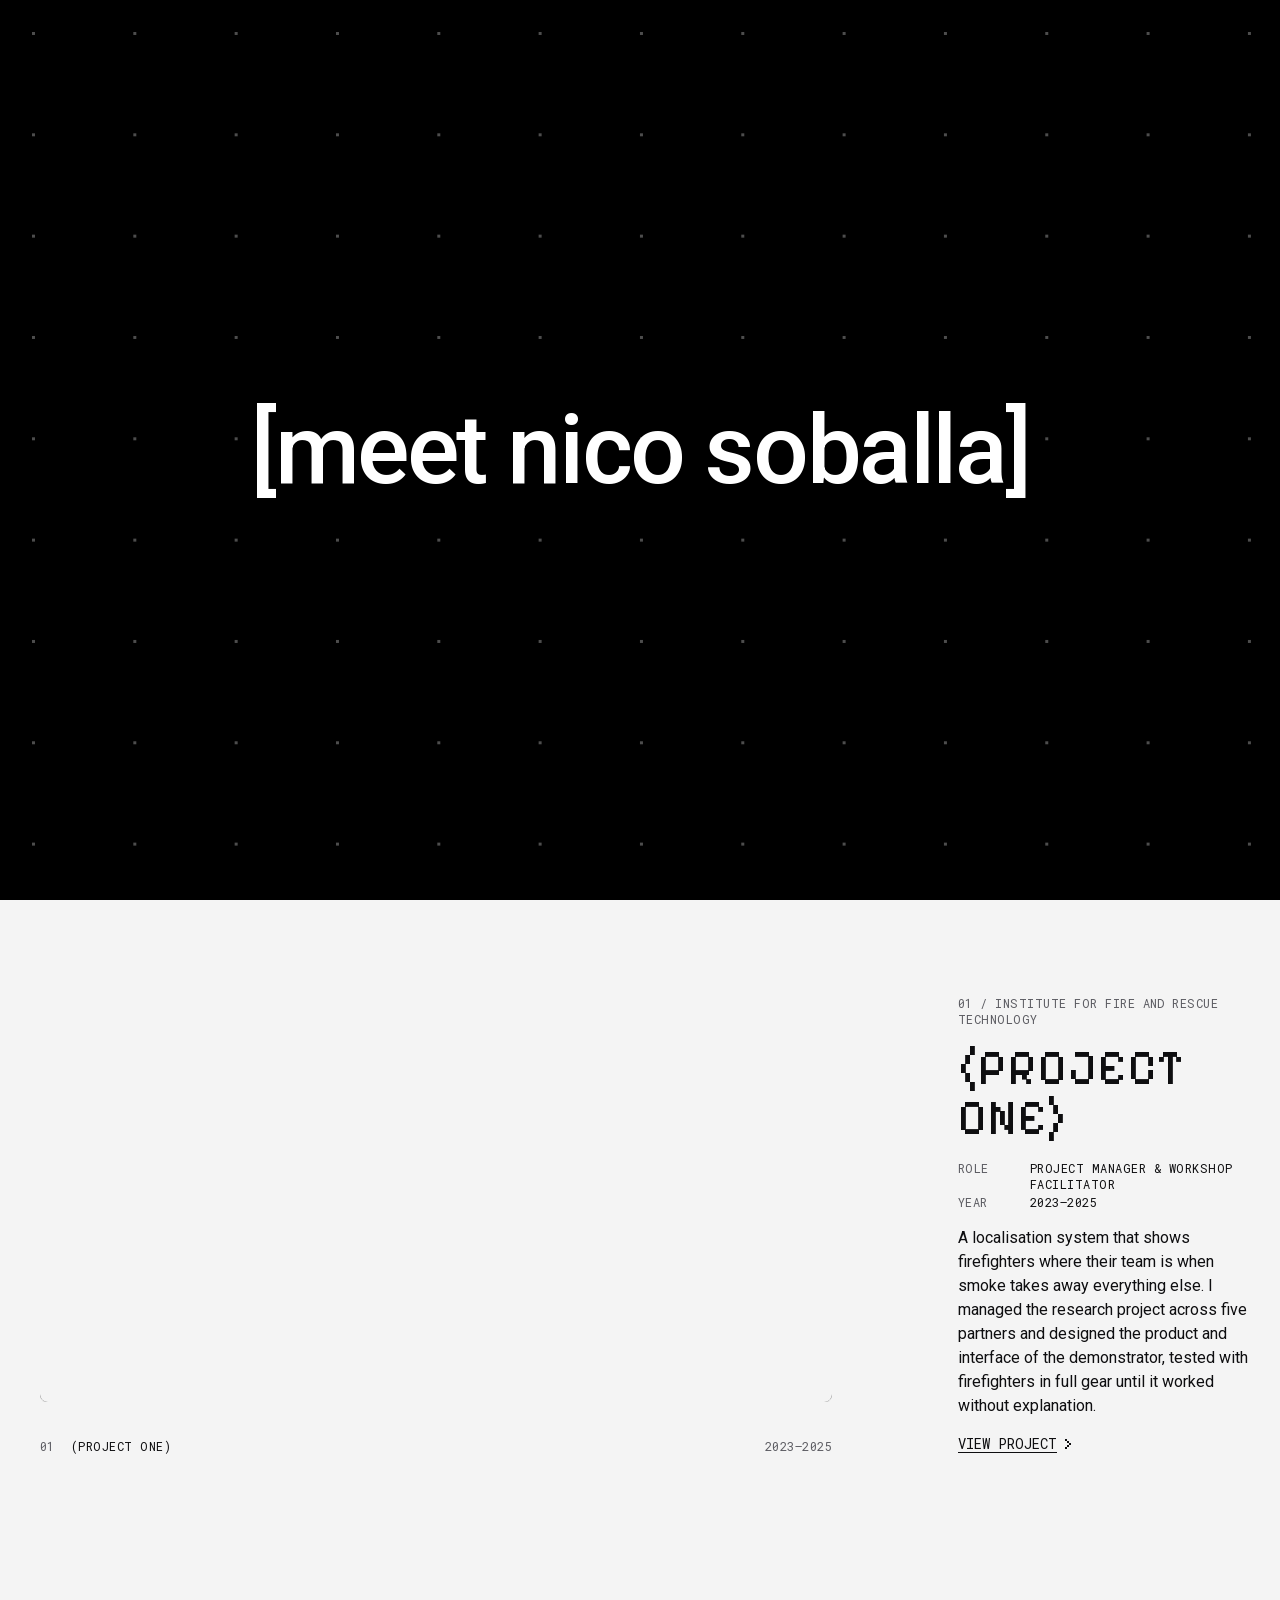
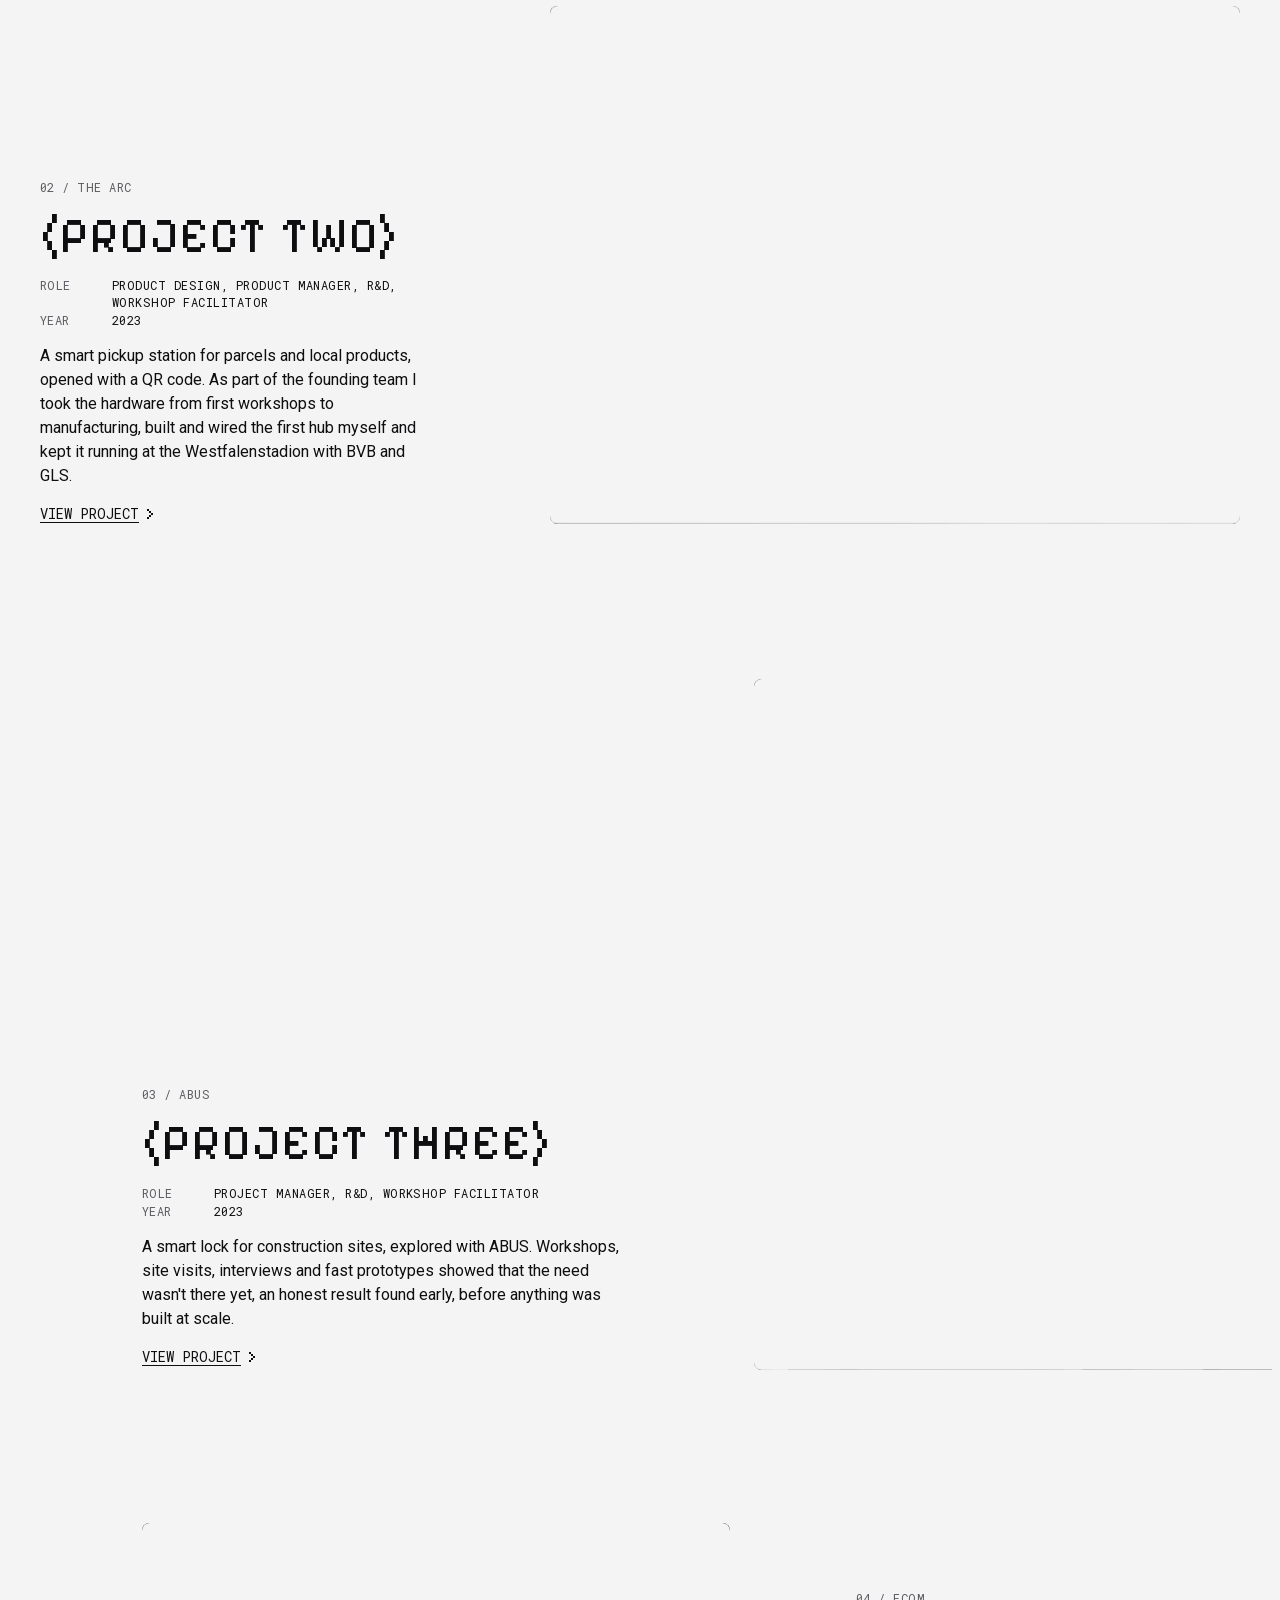
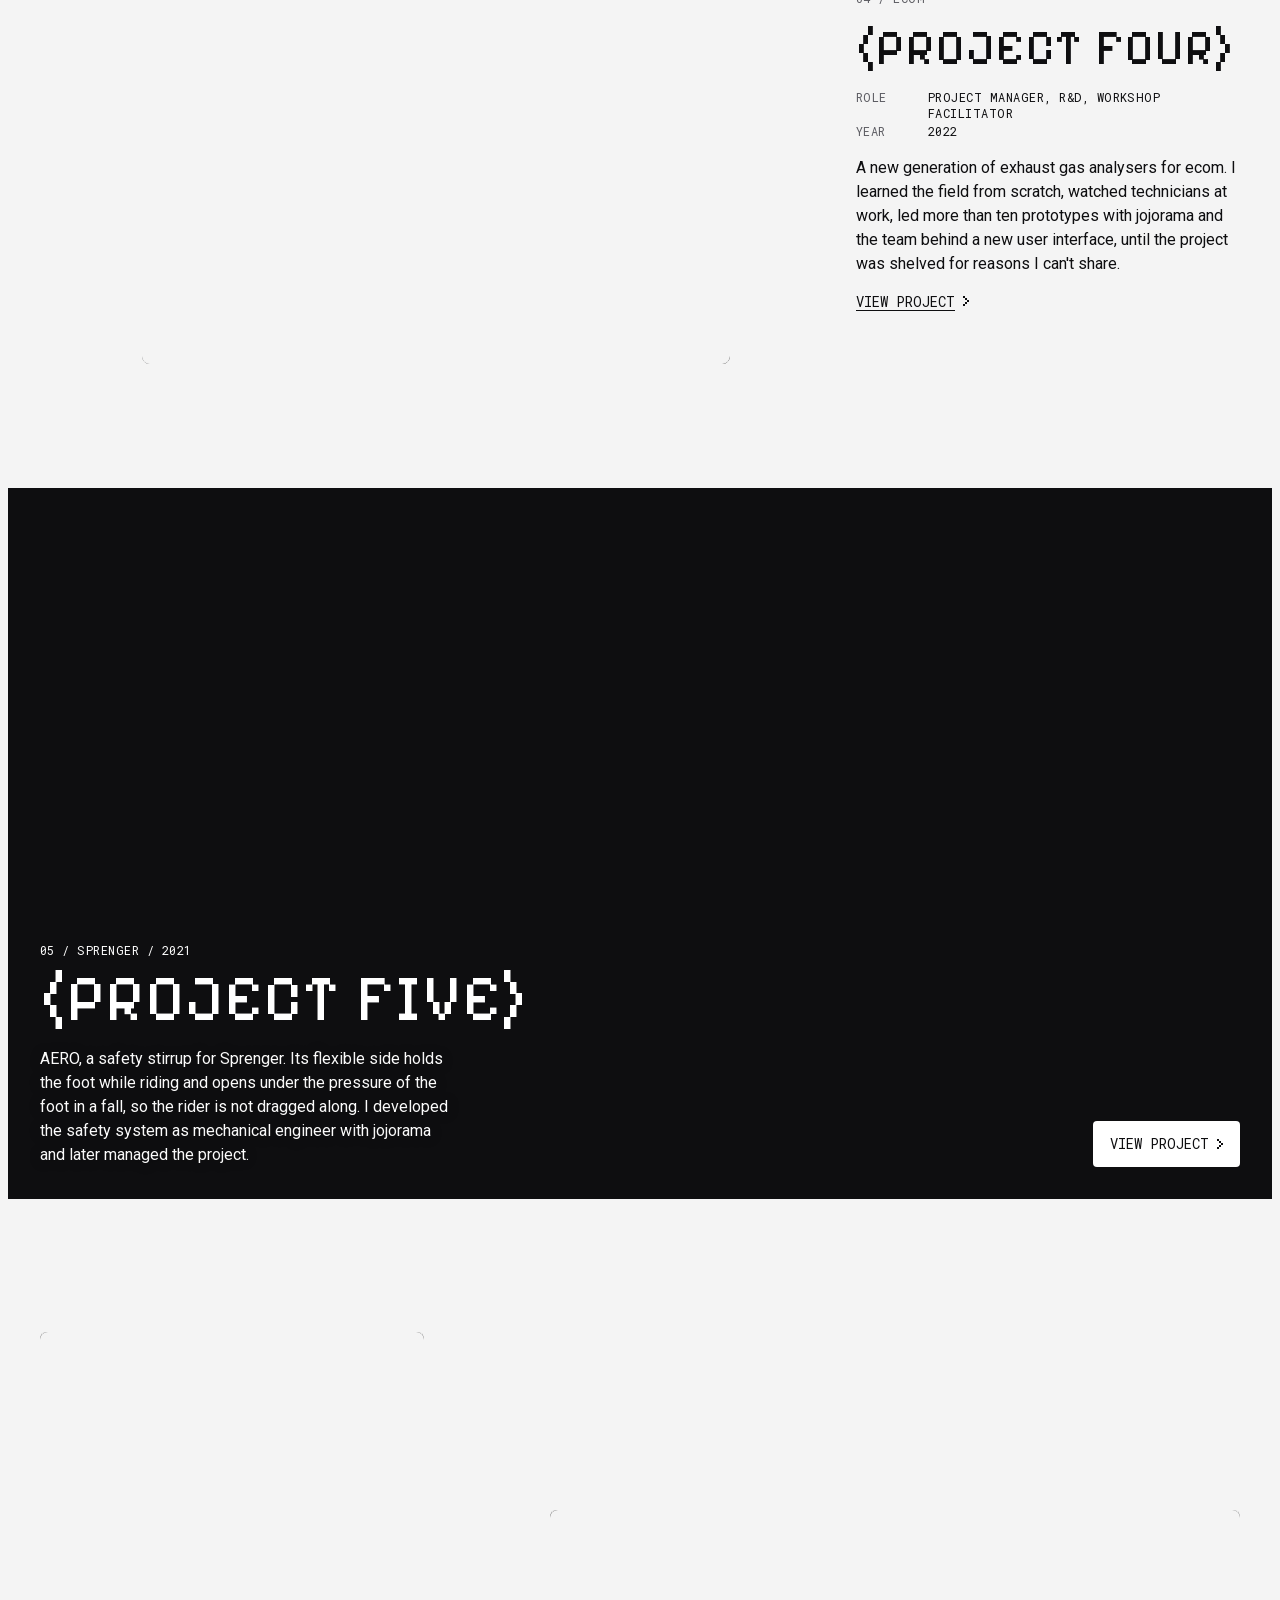
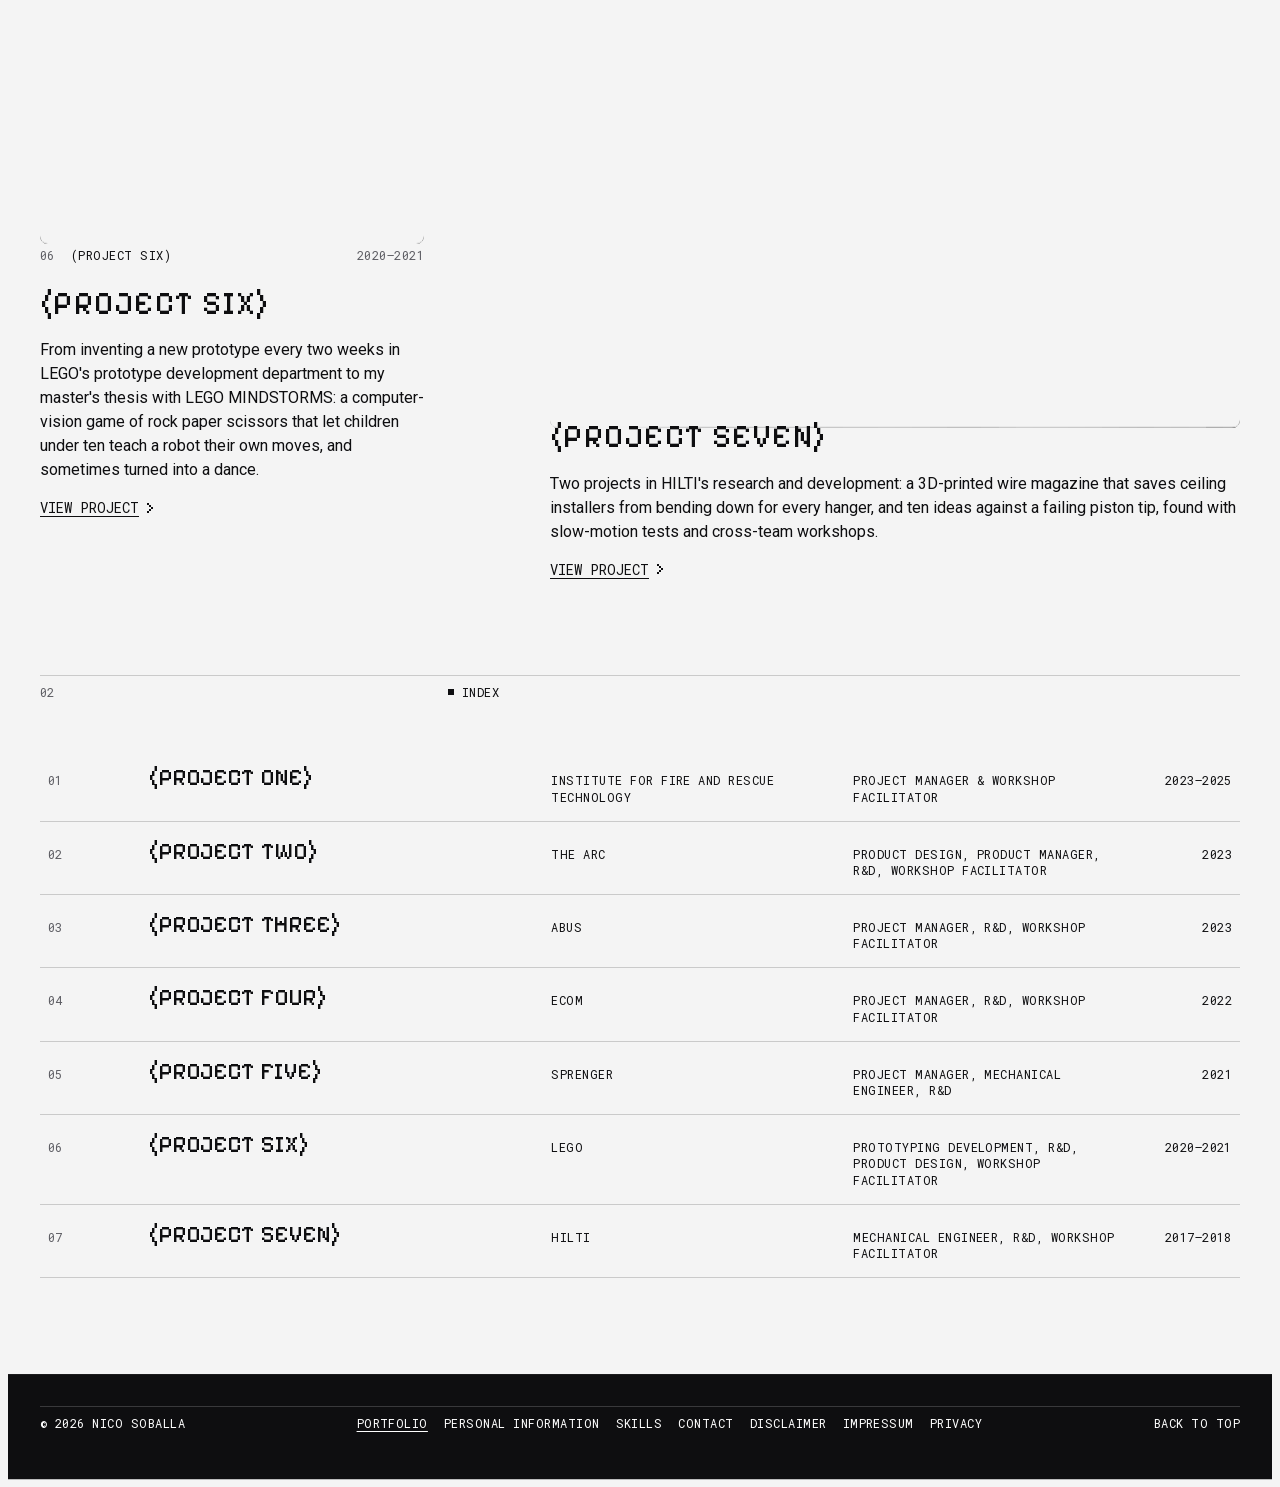
<file: site/index.html>
<!doctype html>
<html lang="en">
<head>
<meta charset="utf-8">
<meta name="viewport" content="width=device-width, initial-scale=1, viewport-fit=cover">
<link rel="icon" href="favicon.svg" type="image/svg+xml">
<title>Nico Soballa | Mechanical Engineer &amp; Product Designer</title>
<meta name="description" content="Portfolio of Nico Soballa, mechanical engineer, project manager and product designer from Dortmund.">
<link rel="canonical" href="https://soballito.github.io/online_portfolio/">
<meta property="og:type" content="website">
<meta property="og:title" content="Nico Soballa | Mechanical Engineer &amp; Product Designer">
<meta property="og:description" content="Portfolio of Nico Soballa, mechanical engineer, project manager and product designer from Dortmund.">
<meta property="og:url" content="https://soballito.github.io/online_portfolio/">
<meta property="og:image" content="https://soballito.github.io/online_portfolio/og-image.png">
<meta property="og:image:width" content="1200">
<meta property="og:image:height" content="630">
<meta property="og:image:alt" content="Nico Soballa, Mechanical Engineer, Project Manager, Product Designer">
<meta name="twitter:card" content="summary_large_image">
<meta name="twitter:title" content="Nico Soballa | Mechanical Engineer &amp; Product Designer">
<meta name="twitter:description" content="Portfolio of Nico Soballa, mechanical engineer, project manager and product designer from Dortmund.">
<meta name="twitter:image" content="https://soballito.github.io/online_portfolio/og-image.png">
<link rel="preload" href="fonts/pixelify-sans-latin.woff2" as="font" type="font/woff2" crossorigin>
<style>
/* fonts: self-hosted (latin + latin-ext subsets, variable weight) */
@font-face{font-family:'Pixelify Sans';font-style:normal;font-weight:400 700;font-display:swap;src:url(fonts/pixelify-sans-latin-ext.woff2) format('woff2');unicode-range:U+0100-02BA, U+02BD-02C5, U+02C7-02CC, U+02CE-02D7, U+02DD-02FF, U+0304, U+0308, U+0329, U+1D00-1DBF, U+1E00-1E9F, U+1EF2-1EFF, U+2020, U+20A0-20AB, U+20AD-20C4, U+2113, U+2C60-2C7F, U+A720-A7FF;}
@font-face{font-family:'Pixelify Sans';font-style:normal;font-weight:400 700;font-display:swap;src:url(fonts/pixelify-sans-latin.woff2) format('woff2');unicode-range:U+0000-00FF, U+0131, U+0152-0153, U+02BB-02BC, U+02C6, U+02DA, U+02DC, U+0304, U+0308, U+0329, U+2000-206F, U+20AC, U+2122, U+2191, U+2193, U+2212, U+2215, U+FEFF, U+FFFD;}
@font-face{font-family:'Roboto';font-style:normal;font-weight:400 500;font-display:swap;src:url(fonts/roboto-latin-ext.woff2) format('woff2');unicode-range:U+0100-02BA, U+02BD-02C5, U+02C7-02CC, U+02CE-02D7, U+02DD-02FF, U+0304, U+0308, U+0329, U+1D00-1DBF, U+1E00-1E9F, U+1EF2-1EFF, U+2020, U+20A0-20AB, U+20AD-20C4, U+2113, U+2C60-2C7F, U+A720-A7FF;}
@font-face{font-family:'Roboto';font-style:normal;font-weight:400 500;font-display:swap;src:url(fonts/roboto-latin.woff2) format('woff2');unicode-range:U+0000-00FF, U+0131, U+0152-0153, U+02BB-02BC, U+02C6, U+02DA, U+02DC, U+0304, U+0308, U+0329, U+2000-206F, U+20AC, U+2122, U+2191, U+2193, U+2212, U+2215, U+FEFF, U+FFFD;}
@font-face{font-family:'Roboto Mono';font-style:normal;font-weight:400 500;font-display:swap;src:url(fonts/roboto-mono-latin-ext.woff2) format('woff2');unicode-range:U+0100-02BA, U+02BD-02C5, U+02C7-02CC, U+02CE-02D7, U+02DD-02FF, U+0304, U+0308, U+0329, U+1D00-1DBF, U+1E00-1E9F, U+1EF2-1EFF, U+2020, U+20A0-20AB, U+20AD-20C4, U+2113, U+2C60-2C7F, U+A720-A7FF;}
@font-face{font-family:'Roboto Mono';font-style:normal;font-weight:400 500;font-display:swap;src:url(fonts/roboto-mono-latin.woff2) format('woff2');unicode-range:U+0000-00FF, U+0131, U+0152-0153, U+02BB-02BC, U+02C6, U+02DA, U+02DC, U+0304, U+0308, U+0329, U+2000-206F, U+20AC, U+2122, U+2191, U+2193, U+2212, U+2215, U+FEFF, U+FFFD;}
/* tokens: Nico Soballa design system */
:root{--surface-100:#F4F4F4;--surface-200:#E8E8E8;--surface-dark:#0E0E10;--surface-dark-raised:#17171A;--ink:#0E0E10;--ink-muted:#5C5C62;--ink-on-dark:#FFFFFF;--ink-on-dark-muted:#A8A8AE;--hairline:#0e0e102e;--hairline-on-dark:#ffffff2e;--accent:#2A33E8;--on-accent:#FFFFFF;--focus:var(--accent);--surface-white:#FFFFFF;--ink-fixed:#0E0E10;--header-glass:#ffffffcc;--menu-glass:#e8e8e8e6;--scrim:#0e0e1099;--pixel-color:#FFFFFF;--cursor-square:#ffffff40;--duotone:#2A33E8;--charcoal:#1F1F1F;--pale-grey-green:#C9D3CF;--font-display:"Pixelify Sans", "Silkscreen", "Jersey 10", "Tiny5", monospace;--font-body:"Roboto", system-ui, sans-serif;--font-mono:"Roboto Mono", ui-monospace, monospace;--space-half:4px;--space-1:8px;--space-2:16px;--space-3:24px;--space-4:32px;--space-6:48px;--space-8:64px;--space-12:96px;--space-16:128px;--radius-none:0px;--radius-sm:4px;--radius-md:8px;--grid-columns:12;--grid-gutter:24px;--header-max:576px;--header-bar-height:48px;--header-inset:8px;--hairline-width:1px;--pixel-columns:12;--pixel-columns-mobile:6;--pixel-inset:32px;--pixel-dot:3px;--scramble-tick:40ms;--form-headline:800ms;--form-paragraph:1200ms;--form-line-stagger:120ms;--menu-entry-stagger:160ms;--cursor-wave:700ms;--reveal-step:110ms;--scramble-start:0.35;--pixel-opacity:0.3;--z-content:1;--z-menu-scrim:30;--z-menu:35;--z-pixels:40;--z-header:50;--z-cursor:100;}
@media (prefers-color-scheme: dark){:root:not([data-theme="light"]){--surface-100:#0E0E10;--surface-200:#17171A;--surface-dark:#0E0E10;--surface-dark-raised:#17171A;--ink:#F4F4F4;--ink-muted:#A1A1A8;--ink-on-dark:#FFFFFF;--ink-on-dark-muted:#A8A8AE;--hairline:#f4f4f42e;--hairline-on-dark:#ffffff2e;--accent:#8D93FF;--on-accent:#0E0E10;--focus:var(--accent);--surface-white:#FFFFFF;--ink-fixed:#0E0E10;--header-glass:#17171acc;--menu-glass:#17171ae6;--scrim:#00000099;--pixel-color:#FFFFFF;--cursor-square:#ffffff40;--duotone:#2A33E8;--charcoal:#1F1F1F;--pale-grey-green:#C9D3CF;color-scheme:dark}}
:root[data-theme="dark"]{--surface-100:#0E0E10;--surface-200:#17171A;--surface-dark:#0E0E10;--surface-dark-raised:#17171A;--ink:#F4F4F4;--ink-muted:#A1A1A8;--ink-on-dark:#FFFFFF;--ink-on-dark-muted:#A8A8AE;--hairline:#f4f4f42e;--hairline-on-dark:#ffffff2e;--accent:#8D93FF;--on-accent:#0E0E10;--focus:var(--accent);--surface-white:#FFFFFF;--ink-fixed:#0E0E10;--header-glass:#17171acc;--menu-glass:#17171ae6;--scrim:#00000099;--pixel-color:#FFFFFF;--cursor-square:#ffffff40;--duotone:#2A33E8;--charcoal:#1F1F1F;--pale-grey-green:#C9D3CF;color-scheme:dark}
.display-96{font-family:var(--font-display);font-size:96px;line-height:1;font-weight:400;letter-spacing:0.04em;}
.display-64{font-family:var(--font-display);font-size:64px;line-height:1;font-weight:400;letter-spacing:0.04em;}
.display-48{font-family:var(--font-display);font-size:48px;line-height:1.05;font-weight:400;letter-spacing:0.04em;}
.display-32{font-family:var(--font-display);font-size:32px;line-height:1.1;font-weight:400;letter-spacing:0.04em;}
.display-24{font-family:var(--font-display);font-size:24px;line-height:1.2;font-weight:400;letter-spacing:0.04em;}
.display-16{font-family:var(--font-display);font-size:16px;line-height:1.25;font-weight:400;letter-spacing:0.04em;}
.body-18{font-family:var(--font-body);font-size:18px;line-height:1.5;font-weight:400;}
.body-16{font-family:var(--font-body);font-size:16px;line-height:1.5;font-weight:400;}
.body-medium{font-family:var(--font-body);font-size:16px;line-height:1.5;font-weight:500;}
.mono-14{font-family:var(--font-mono);font-size:14px;line-height:1.4;font-weight:400;}
.mono-12{font-family:var(--font-mono);font-size:12px;line-height:1.35;font-weight:400;letter-spacing:0.04em;}


/* base helpers */
[class^="display-"], [class*=" display-"] { text-transform: uppercase; }
.ns-sr { position: absolute; width: 1px; height: 1px; margin: -1px; padding: 0; border: 0; overflow: hidden; clip: rect(0 0 0 0); white-space: nowrap; }
.ns-icon { display: block; flex: none; }
:where(.ns-btn, .ns-iconbtn, .ns-nav, .ns-contact, .ns-wordmark, .ns-link, .ns-project-frame):focus-visible { outline: 2px solid var(--focus); outline-offset: 2px; }
[data-surface="dark"] :where(.ns-btn, .ns-iconbtn, .ns-nav, .ns-contact, .ns-wordmark, .ns-link):focus-visible { outline-color: var(--ink-on-dark); }

/* text formation */
.ns-text { position: relative; }
.ns-vis { display: inline; }
.ns-ch { position: relative; }
.ns-ch .ns-real { color: transparent; }
.ns-ch.is-done .ns-real { color: inherit; }
.ns-fx { position: absolute; left: 0; top: 0; width: 100%; text-align: center; pointer-events: none; font-family: var(--font-display), "DejaVu Sans Mono", monospace; font-weight: 400; }
.ns-ch.is-done .ns-fx { display: none; }

/* pixel overlay: static dot grid, 12 columns, difference blend */
.ns-pixels { position: fixed; inset: 0; overflow: hidden; pointer-events: none; z-index: var(--z-pixels, 40); mix-blend-mode: difference; opacity: var(--pixel-opacity, 0.3); container-type: size; }
.ns-pixels--contained { position: absolute; }
.ns-pixels-grid {
  --cell: calc((100cqw - 2 * var(--pixel-inset, 32px)) / var(--pixel-columns, 12));
  position: absolute; left: var(--pixel-inset, 32px); top: var(--pixel-inset, 32px);
  width: calc(100cqw - 2 * var(--pixel-inset, 32px) + var(--pixel-dot, 3px)); height: 100cqh;
  background-image: conic-gradient(from 270deg at var(--pixel-dot, 3px) var(--pixel-dot, 3px), var(--pixel-color, #ffffff) 90deg, transparent 0);
  background-size: var(--cell) var(--cell);
}
@media (max-width: 767px) {
  .ns-pixels { --pixel-columns: var(--pixel-columns-mobile, 6); --pixel-inset: var(--space-2, 16px); }
}

/* cursor: one colour, no border */
.ns-cursor { position: fixed; inset: 0; overflow: hidden; pointer-events: none; z-index: var(--z-cursor, 100); }
.ns-cursor--contained { position: absolute; }
.ns-cur-sq { position: absolute; left: 0; top: 0; opacity: 0; border: 0; background: var(--cursor-square); -webkit-backdrop-filter: blur(6px); backdrop-filter: blur(6px); border-radius: var(--radius-none, 0); will-change: transform, opacity; }
.ns-cur-cross { position: absolute; left: 0; top: 0; width: 15px; height: 15px; margin: -7px 0 0 -7px; opacity: 0; will-change: transform; }
/* the square alone marks the pointer over images; no cross */
.ns-cur-cross::before, .ns-cur-cross::after { content: ""; position: absolute; background: var(--ink-on-dark); }
.ns-cur-cross::before { left: 7px; top: 0; width: 1px; height: 15px; }
.ns-cur-cross::after { left: 0; top: 7px; width: 15px; height: 1px; }
.ns-cur-arrow { position: absolute; left: 0; top: 0; opacity: 0; will-change: transform; }
.ns-cur-arrow svg { display: block; }
.ns-cursor.is-on:not(.is-img) .ns-cur-arrow { opacity: 1; }
.ns-cur-f { fill: var(--ink); }
.ns-cur-o { fill: var(--surface-100); }
.ns-cursor[data-over="dark"] .ns-cur-f { fill: var(--ink-on-dark); }
.ns-cursor[data-over="dark"] .ns-cur-o { fill: var(--surface-dark); }
.ns-cursor.is-reveal .ns-cur-sq { background: transparent; -webkit-backdrop-filter: none; backdrop-filter: none; }
html.ns-has-cursor, html.ns-has-cursor * { cursor: none !important; }

/* header: floating frosted bar */
.ns-header { position: relative; display: flex; justify-content: center; padding: var(--header-inset, 8px); z-index: var(--z-header, 50); }
.ns-header--fixed { position: fixed; top: 0; left: 0; right: 0; }
.ns-header-bar { display: grid; grid-template-columns: 1fr auto 1fr; align-items: center; width: 100%; max-width: var(--header-max, 576px); height: var(--header-bar-height, 48px); padding: 0 var(--space-1, 8px); box-sizing: border-box; background: var(--header-glass); -webkit-backdrop-filter: blur(45px); backdrop-filter: blur(45px); border-radius: var(--radius-md, 8px); color: var(--ink); }
.ns-header-bar.is-open { background: transparent; -webkit-backdrop-filter: none; backdrop-filter: none; }
.ns-iconbtn { justify-self: start; display: inline-flex; align-items: center; justify-content: center; width: 40px; height: 40px; padding: 0; border: 0; background: transparent; color: inherit; cursor: pointer; border-radius: var(--radius-sm, 4px); }
.ns-iconbtn:hover { background: var(--hairline); }
.ns-wordmark { color: inherit; text-decoration: none; white-space: nowrap; }
.ns-header-end { justify-self: end; width: 40px; height: 40px; }

/* menu: dimmed page + tall frosted panel */
.ns-menu-scrim { position: fixed; inset: 0; background: var(--scrim); -webkit-backdrop-filter: blur(8px); backdrop-filter: blur(8px); z-index: var(--z-menu-scrim, 30); }
.ns-menu { position: fixed; top: var(--header-inset, 8px); bottom: var(--header-inset, 8px); left: 50%; transform: translateX(-50%); width: min(var(--header-max, 576px), calc(100% - 2 * var(--header-inset, 8px))); box-sizing: border-box; display: flex; flex-direction: column; align-items: center; justify-content: center; padding: calc(var(--header-bar-height, 48px) + var(--space-3, 24px)) var(--space-3, 24px) var(--space-8, 64px); background: var(--menu-glass); -webkit-backdrop-filter: blur(45px); backdrop-filter: blur(45px); border-radius: var(--radius-md, 8px); color: var(--ink); z-index: var(--z-menu, 35); }
.ns-menu--contained { position: absolute; }
.ns-menu-list { list-style: none; margin: 0; padding: 0; display: grid; gap: var(--space-2, 16px); }
.ns-nav { display: flex; align-items: center; justify-content: center; gap: var(--space-2, 16px); color: inherit; text-decoration: none; transition: opacity 150ms; }
.ns-menu-list:hover .ns-nav { opacity: 0.35; }
.ns-menu-list .ns-nav:hover, .ns-menu-list .ns-nav:focus-visible { opacity: 1; }
.ns-menu-foot { position: absolute; left: 0; right: 0; bottom: var(--space-3, 24px); display: flex; justify-content: center; gap: var(--space-2, 16px); text-transform: uppercase; }
.ns-menu-foot a { color: inherit; text-decoration: none; }
.ns-menu-foot a:hover { text-decoration: underline; text-underline-offset: 3px; }

/* button */
.ns-btn { display: inline-flex; align-items: center; gap: var(--space-1, 8px); min-height: 44px; padding: 12px var(--space-2, 16px); box-sizing: border-box; border: var(--hairline-width, 1px) solid transparent; border-radius: var(--radius-sm, 4px); cursor: pointer; text-decoration: none; text-transform: uppercase; }
.ns-btn--solid { background: var(--ink); color: var(--surface-100); }
.ns-btn--solid:hover { background: var(--ink-muted); }
.ns-btn--light { background: var(--surface-white); color: var(--ink-fixed); }
.ns-btn--light:hover { background: var(--pale-grey-green); }
.ns-btn--outline { background: transparent; color: var(--ink); border-color: var(--ink); }
.ns-btn--outline:hover { background: var(--ink); color: var(--surface-100); }
.ns-btn[disabled] { opacity: 0.4; cursor: not-allowed; }

/* text link */
.ns-link { display: inline-flex; align-items: center; gap: var(--space-1, 8px); color: inherit; text-transform: uppercase; text-decoration: underline; text-underline-offset: 3px; text-decoration-thickness: 1px; }
.ns-link:hover { text-decoration: none; }

/* section header: hairline, number, square-bullet label (12-column grid) */
.ns-section { display: grid; grid-template-columns: repeat(12, minmax(0, 1fr)); column-gap: var(--grid-gutter, 24px); padding-top: var(--space-1, 8px); border-top: var(--hairline-width, 1px) solid var(--hairline); color: var(--ink); }
.ns-section-no { grid-column: 1 / span 2; color: var(--ink-muted); }
.ns-section-label { grid-column: 5 / -1; display: inline-flex; align-items: center; gap: var(--space-1, 8px); text-transform: uppercase; }
.ns-section-mark { display: inline-block; width: 6px; height: 6px; background: currentColor; }

/* quick facts */
.ns-facts { margin: 0; color: var(--ink); }
.ns-fact { display: grid; grid-template-columns: 160px 1fr; gap: var(--space-2, 16px); padding: var(--space-2, 16px) 0; border-top: var(--hairline-width, 1px) solid var(--hairline); }
.ns-fact:last-child { border-bottom: var(--hairline-width, 1px) solid var(--hairline); }
.ns-fact dt { color: var(--ink-muted); text-transform: uppercase; }
.ns-fact dd { margin: 0; }

/* skill bar */
.ns-skill { display: grid; grid-template-columns: 1fr auto 48px; align-items: center; gap: var(--space-2, 16px); padding: var(--space-1, 8px) 0; color: var(--ink); }
.ns-skill-bar { display: flex; gap: var(--space-half, 4px); }
.ns-seg { display: block; width: 12px; height: 12px; box-sizing: border-box; border: var(--hairline-width, 1px) solid var(--ink); }
.ns-seg.is-on { background: var(--ink); }
.ns-skill-val { color: var(--ink-muted); text-align: right; }

/* contact link */
.ns-contact { display: grid; grid-template-columns: auto 1fr auto auto; align-items: center; gap: var(--space-3, 24px); padding: var(--space-3, 24px) var(--space-1, 8px); border-top: var(--hairline-width, 1px) solid var(--hairline); color: var(--ink); text-decoration: none; }
.ns-contact:hover { background: var(--ink); color: var(--surface-100); }
.ns-contact-value { color: var(--ink-muted); }
.ns-contact:hover .ns-contact-value { color: var(--surface-100); }

/* project image */
.ns-appear { position: absolute; inset: 0; width: 100%; height: 100%; z-index: 1; pointer-events: none; }
.ns-project { margin: 0; color: var(--ink); }
.ns-project-frame { position: relative; display: block; width: 100%; overflow: hidden; background: var(--surface-dark); border-radius: var(--radius-md, 8px); will-change: transform; }
.ns-project-cv { display: block; width: 100%; height: 100%; image-rendering: pixelated; transition: filter 400ms ease-out; filter: grayscale(1); }
.ns-project.is-resolved .ns-project-cv, .ns-project-frame.is-resolved .ns-project-cv { image-rendering: auto; filter: grayscale(0); }
.ns-project-tone { position: absolute; inset: 0; background: var(--duotone); mix-blend-mode: screen; transition: opacity 400ms ease-out; pointer-events: none; }
.ns-project.is-resolved .ns-project-tone { opacity: 0; }
.ns-project-cap { display: flex; gap: var(--space-2, 16px); margin-top: var(--space-1, 8px); text-transform: uppercase; }
.ns-project-name { flex: 1; }
.ns-project-no, .ns-project-year { color: var(--ink-muted); }
.ns-project--bleed-right { margin-right: calc(50% - 50vw); }
.ns-project--bleed-right .ns-project-frame { border-top-right-radius: 0; border-bottom-right-radius: 0; }
.ns-project--bleed-left { margin-left: calc(50% - 50vw); }
.ns-project--bleed-left .ns-project-frame { border-top-left-radius: 0; border-bottom-left-radius: 0; }

@media (max-width: 767px) {
  .ns-nav-label.display-32 { font-size: 24px; }
  .ns-fact { grid-template-columns: 1fr; gap: var(--space-half, 4px); }
  .ns-contact { grid-template-columns: auto 1fr auto; }
  .ns-contact-value { display: none; }
  .ns-section-label { grid-column: 3 / -1; }
}
@media (prefers-reduced-motion: reduce) {
  .ns-project-cv, .ns-project-tone, .ns-nav { transition: none; }
}

/* ---------- site layout (built on the Nico Soballa design system) ---------- */
/* Layout concept: grey paper under a fixed 12-column dot grid; projects placed off-grid like archon, one full-bleed dark band like nothing.tech. */
:root { --gutter: 32px; }
[hidden] { display: none !important; }
html { scroll-behavior: smooth; }
html.menu-open { overflow: hidden; }
body { background: var(--surface-100); color: var(--ink); font-family: var(--font-body); font-size: 16px; line-height: 1.5; -webkit-font-smoothing: antialiased; overflow-x: clip; }
body::before { content: ""; position: fixed; inset: 0 0 auto; height: env(safe-area-inset-top, 0px); z-index: 60; background: var(--surface-100); }
h1, h2, h3, p, figure, ol, ul, dl { margin: 0; }
h1, h2 { font-weight: 400; text-wrap: balance; }
.muted { color: var(--ink-muted); }
.skip { position: absolute; left: 8px; top: -40px; z-index: 200; background: var(--ink); color: var(--surface-100); padding: 8px 12px; border-radius: var(--radius-sm); text-transform: uppercase; }
.skip:focus { top: 8px; }

.wrap { max-width: 1440px; margin-inline: auto; padding-left: max(var(--gutter), env(safe-area-inset-left, 0px)); padding-right: max(var(--gutter), env(safe-area-inset-right, 0px)); box-sizing: border-box; }
.g12 { display: grid; grid-template-columns: repeat(12, minmax(0, 1fr)); column-gap: var(--grid-gutter); }
.g12 > * { min-width: 0; }
.block { margin-top: var(--space-12); display: grid; gap: var(--space-6); }
.ns-header--fixed { top: env(safe-area-inset-top, 0px); }
.ns-header-bar .ns-icon { pointer-events: none; }
.ns-nav-label { flex: none; }
.ns-nav > span[data-icon] { display: inline-flex; }
.ns-nav[aria-current="page"] .ns-nav-label { text-decoration: underline; text-underline-offset: 6px; text-decoration-thickness: 2px; }

/* hero */
.hero { position: relative; padding-top: calc(var(--header-bar-height) + 2 * var(--header-inset) + var(--space-8)); padding-bottom: var(--space-8); }

.hero-title { margin-top: var(--space-6); max-width: 14ch; }
.hero-sub { margin-top: var(--space-4); }
.hero-title--home { display: grid; gap: var(--space-4); max-width: none; }
.hero-name { --name-blue: #FF002C; display: block; width: fit-content; max-width: 100%; position: relative; z-index: 0; isolation: isolate; padding-block: var(--space-2); margin-block: calc(-1 * var(--space-2)); }
.hero-name::before { content: ""; position: absolute; z-index: -1; top: 0; bottom: 0; left: -0.15em; right: -0.15em; background: var(--name-blue); clip-path: inset(0 100% 0 0); transition: clip-path 420ms cubic-bezier(.2, .7, .2, 1); pointer-events: none; }
.hero-name.is-hot { color: var(--ink-fixed); }
.hero-name.is-hot::before { clip-path: inset(0 0 0 0); }
@media (prefers-reduced-motion: reduce) { .hero-name::before { transition: none; } }
.hero-role { display: block; max-width: 26ch; }
.c-intro { grid-column: 7 / -1; max-width: 60ch; }
.hero-foot { margin-top: var(--space-8); align-items: end; }
.scroll { grid-column: 1 / span 4; display: inline-flex; align-items: center; gap: var(--space-2); color: inherit; text-decoration: none; text-transform: uppercase; width: max-content; }
.scroll:hover span:last-child { text-decoration: underline; text-underline-offset: 3px; }
.hero-note { grid-column: 7 / -1; text-transform: uppercase; }

/* project names: alias, real name revealed on a red bar */
.pname { --name-red: #FF002C; display: inline-grid; justify-items: start; vertical-align: baseline; }
.pname > * { grid-area: 1 / 1; }
.pname-real { align-self: start; white-space: nowrap; background: var(--name-red); color: var(--ink-fixed); padding-inline: 0.15em; margin-inline: -0.15em; clip-path: inset(0 100% 0 0); transition: clip-path 340ms cubic-bezier(.2, .7, .2, 1); }
.pname[data-side="right"] .pname-real { clip-path: inset(0 0 0 100%); }
.pname.is-real .pname-real { clip-path: inset(0 0 0 0); }
.pname.is-real .pname-alias { visibility: hidden; }
.pname-host.name-on, .p2 .overlap.name-on { mix-blend-mode: normal; }
.index .pname-real { background: none; color: inherit; padding-inline: 0; margin-inline: 0; clip-path: none; transition: none; visibility: hidden; }
.index .pname.is-real .pname-real { visibility: visible; }
.ns-project-name .pname-real { padding-inline: 0.3em; margin-inline: -0.3em; }
@media (prefers-reduced-motion: reduce) { .pname-real { transition: none; } }

/* projects */
.proj { margin-top: var(--space-16); row-gap: var(--space-4); }
.pinfo { display: grid; gap: var(--space-2); align-content: end; justify-items: start; }
.pinfo > p.mono-12 { text-transform: uppercase; }
.pmeta { display: grid; gap: 2px; text-transform: uppercase; }
.pmeta div { display: grid; grid-template-columns: 64px 1fr; gap: var(--space-1); }
.pmeta dt { color: var(--ink-muted); }
.pmeta dd { margin: 0; }
.ns-project-frame { cursor: pointer; }
.ns-project-frame[data-parallax] { will-change: transform; }

.p1 .ns-project { grid-column: 1 / span 8; }
.p1 .pinfo { grid-column: 10 / span 3; }

.p2 { margin-top: var(--space-16); }
.p2 .ns-project { grid-column: 6 / -1; grid-row: 1 / span 2; }
.p2 .overlap { grid-column: 5 / span 7; grid-row: 1; align-self: center; position: relative; z-index: 2; color: #ffffff; mix-blend-mode: difference; pointer-events: none; }
.p2 .pinfo { grid-column: 1 / span 4; grid-row: 1 / span 2; align-self: end; }

.p3 .pinfo { grid-column: 2 / span 5; align-self: end; }
.p3 .ns-project { grid-column: 8 / -1; }
.ns-project--bleed-right { margin-right: calc(-1 * (var(--gutter) + max(0px, (100vw - 1440px) / 2))); }
.ns-project--bleed-right .ns-project-cap { padding-right: var(--gutter); }

.p4 .ns-project { grid-column: 2 / span 6; }
.p4 .pinfo { grid-column: 9 / span 4; align-self: start; padding-top: var(--space-12); }

.feature { position: relative; margin-top: var(--space-16); background: var(--surface-dark); color: var(--ink-on-dark); }
.feature-frame { aspect-ratio: 16 / 9; max-height: 88vh; width: 100%; border-radius: 0; }
.feature-copy { position: absolute; left: 0; right: 0; bottom: 0; margin: 0 auto; display: flex; justify-content: space-between; align-items: flex-end; gap: var(--space-3); padding-bottom: var(--space-4); pointer-events: none; }
.feature-copy > * { pointer-events: auto; }
.feature-text { display: grid; gap: var(--space-1); }
.feature-text .mono-12 { text-transform: uppercase; }
.feature .ns-btn { flex: none; }

.pair { align-items: start; }
.pair-a { grid-column: 1 / span 4; display: grid; gap: var(--space-3); }
.pair-b { grid-column: 6 / -1; display: grid; gap: var(--space-3); margin-top: var(--space-16); }
.pair .pinfo { align-content: start; }

/* index list */
.index { list-style: none; padding: 0; }
.index li { border-bottom: var(--hairline-width) solid var(--hairline); }
.index a { display: grid; grid-template-columns: repeat(12, minmax(0, 1fr)); column-gap: var(--grid-gutter); align-items: baseline; padding: var(--space-2) var(--space-1); color: inherit; text-decoration: none; text-transform: uppercase; }
.index a > :nth-child(1) { grid-column: 1 / span 1; }
.index a > :nth-child(2) { grid-column: 2 / span 4; }
.index a > :nth-child(3) { grid-column: 6 / span 3; }
.index a > :nth-child(4) { grid-column: 9 / span 3; }
.index a > :nth-child(5) { grid-column: 12 / span 1; text-align: right; }
.index a:hover, .index a:focus-visible { background: var(--ink); color: var(--surface-100); }
.index a:hover .muted { color: var(--surface-100); }
.index a:focus-visible { outline: 2px solid var(--focus); outline-offset: 2px; }

/* personal information */
.photo-hero { margin: 0; }
.reveal-cv { position: absolute; inset: 0; width: 100%; height: 100%; pointer-events: none; }
.photo-frame { width: 100%; aspect-ratio: 3 / 2; max-height: 86vh; border-radius: 0; }
.about-head { margin-top: var(--space-4); row-gap: var(--space-4); align-items: end; }
.c-cap { grid-column: 1 / span 4; text-transform: uppercase; }
.c-title { grid-column: 5 / -1; }
.prose { row-gap: var(--space-3); }
.prose > p { grid-column: 5 / span 7; max-width: 62ch; }
.about-images { margin-top: var(--space-12); align-items: start; }
.ai-a { grid-column: 1 / span 7; }
.ai-b { grid-column: 9 / span 4; margin-top: var(--space-16); }
.c-facts { grid-column: 5 / -1; }
.trio { row-gap: var(--space-4); }
.trio > div { grid-column: span 4; display: grid; gap: var(--space-1); align-content: start; }
.label { display: inline-flex; align-items: center; gap: var(--space-1); text-transform: uppercase; }
.next { margin-top: var(--space-4); }
.c-next { grid-column: 5 / -1; justify-self: start; }

/* skills */
.skill { row-gap: var(--space-3); align-items: center; padding-bottom: var(--space-6); }
.skill + .skill { padding-top: var(--space-6); border-top: var(--hairline-width) solid var(--hairline); }
.sk-img { grid-column: 1 / span 5; }
.sk-body { grid-column: 7 / span 6; display: grid; gap: var(--space-2); justify-items: start; }
.skill--flip .sk-img { grid-column: 8 / span 5; grid-row: 1; }
.skill--flip .sk-body { grid-column: 1 / span 6; grid-row: 1; }
.sk-body > p.mono-12 { text-transform: uppercase; }
.sk-body .ns-skill { width: 100%; max-width: 420px; grid-template-columns: auto auto 48px; justify-content: start; }
.sk-body .ns-skill-name { text-transform: uppercase; color: var(--ink-muted); }
.sk-body > p.body-16 { max-width: 56ch; }
.tags { list-style: none; padding: 0; display: flex; flex-wrap: wrap; gap: var(--space-1); text-transform: uppercase; }
.tags li { border: var(--hairline-width) solid var(--hairline); border-radius: var(--radius-sm); padding: 4px var(--space-1); }

/* contact */
.contacts { border-bottom: var(--hairline-width) solid var(--hairline); }
.ns-contact .ns-icon { display: block; }
.copy { justify-self: end; background: transparent; color: inherit; border: var(--hairline-width) solid currentColor; border-radius: var(--radius-sm); padding: 6px 10px; text-transform: uppercase; cursor: pointer; }
.ns-contact:hover .copy { color: var(--surface-100); }
.copy:focus-visible { outline: 2px solid var(--focus); outline-offset: 2px; }
.c-form { grid-column: 5 / -1; display: grid; grid-template-columns: 1fr 1fr; gap: var(--space-4) var(--space-3); }
.field { display: grid; gap: var(--space-1); }
.field > span { text-transform: uppercase; color: var(--ink-muted); }
.field-wide { grid-column: 1 / -1; }
.field input, .field textarea { font: inherit; font-family: var(--font-body); font-size: 16px; color: var(--ink); background: transparent; border: 0; border-bottom: var(--hairline-width) solid var(--ink); border-radius: 0; padding: var(--space-1) 0; resize: vertical; }
.field input:focus-visible, .field textarea:focus-visible { outline: 2px solid var(--focus); outline-offset: 4px; }
.form-foot { display: flex; justify-content: space-between; align-items: center; gap: var(--space-3); flex-wrap: wrap; }
#form-note { max-width: 44ch; }
#form-note.warn { color: var(--accent); }
.closing { margin-top: var(--space-16); background: var(--surface-dark); color: var(--ink-on-dark); padding-block: var(--space-12) var(--space-8); }
.closing .wrap { display: grid; gap: var(--space-3); }
.closing .dim { color: var(--ink-on-dark-muted); text-transform: uppercase; }
.closing-line { max-width: 12ch; }

/* footer */
.site-foot { padding-block: var(--space-4) var(--space-6); background: var(--surface-dark); color: var(--ink-on-dark); box-shadow: 0 0 0 100vmax var(--surface-dark); clip-path: inset(0 -100vmax); }
.site-foot .foot-row { border-top-color: var(--hairline-on-dark); }
.site-foot a:focus-visible { outline: 2px solid var(--ink-on-dark); outline-offset: 2px; }
html:has(#v-contact:not([hidden])) .site-foot { margin-top: 0; }
.view:not(#v-contact) + .site-foot, .site-foot { margin-top: var(--space-12); }
.foot-row { display: flex; justify-content: space-between; align-items: baseline; gap: var(--space-3); flex-wrap: wrap; padding-top: var(--space-1); border-top: var(--hairline-width) solid var(--hairline); text-transform: uppercase; }
.foot-row a { color: inherit; text-decoration: none; }
.foot-row a:hover, .foot-row a[aria-current="page"] { text-decoration: underline; text-underline-offset: 3px; }
.foot-nav { display: flex; gap: var(--space-2); flex-wrap: wrap; }

/* project page + pixel transition */
.pt-canvas { position: fixed; inset: 0; width: 100%; height: 100%; z-index: 37; pointer-events: none; }
.pp { position: fixed; inset: 0; z-index: 38; overflow-y: auto; overscroll-behavior: contain; background: #000000; color: var(--ink-on-dark); opacity: 0; transition: opacity 180ms ease-out; }
.pp.is-in { opacity: 1; }
.pp-inner { padding-block: calc(var(--header-bar-height) + 2 * var(--header-inset) + var(--space-6)) var(--space-12); display: grid; gap: var(--space-6); }
.pp-top { display: flex; justify-content: space-between; align-items: center; gap: var(--space-3); padding-top: var(--space-1); }
.pp-dim, .pp-meta dt, .pp-label { color: var(--ink-on-dark-muted); text-transform: uppercase; }
.pp-close { display: inline-flex; align-items: center; gap: var(--space-1); background: transparent; color: inherit; border: var(--hairline-width) solid var(--hairline-on-dark); border-radius: var(--radius-sm); padding: 8px 12px; text-transform: uppercase; cursor: pointer; }
.pp-close:hover { background: var(--ink-on-dark); color: #000000; }
.pp-close:focus-visible, .pp .ns-btn:focus-visible { outline: 2px solid var(--ink-on-dark); outline-offset: 2px; }
.pp-title { max-width: 16ch; }
.pp-meta { display: grid; grid-template-columns: repeat(4, minmax(0, 1fr)); gap: var(--space-3); margin: 0; text-transform: uppercase; }
.pp-meta div { display: grid; gap: 4px; padding-top: var(--space-1); }
.pp-meta dd { margin: 0; }
.pp-hero .ns-project-frame { aspect-ratio: 16 / 9; max-height: 80vh; }
.pp-hero { width: 50%; margin: 0; }   /* main project image at half width; mirrored projects put it on the right */
.pp-flip .pp-hero { margin-left: auto; }
@media (max-width: 767px) { .pp-hero { width: 100%; } }
.pp-hero .ns-project-cap { color: var(--ink-on-dark); }
.pp-hero .ns-project-no { color: var(--ink-on-dark-muted); }
.pp-section { row-gap: var(--space-2); padding-top: var(--space-1); }
.pp-line { position: relative; }
.pp-line::before { content: ""; position: absolute; left: 0; right: 0; top: 0; height: var(--hairline-width); background: var(--hairline-on-dark); transform: scaleX(0); transform-origin: left center; transition: transform 650ms cubic-bezier(.2, .7, .2, 1) var(--d, 0ms); }
.pp-line[data-from="right"]::before { transform-origin: right center; }
.pp-line[data-from="both"]::before { transform-origin: center; }
.pp.lines-in .pp-line::before { transform: scaleX(1); }
.pp.lines-out .pp-line::before { transition-duration: 420ms; transition-delay: 0ms; }
@media (prefers-reduced-motion: reduce) { .pp-line::before { transition: none; } }
.pp-label { grid-column: 1 / span 4; display: inline-flex; align-items: center; gap: var(--space-1); }
.pp-text { grid-column: 5 / span 7; max-width: 60ch; }
.pp-grid { row-gap: var(--space-3); align-items: start; }
.pp-ph { margin: 0; }
.pp-ph-a { grid-column: 1 / span 7; }
.pp-ph-b { grid-column: 9 / span 4; margin-top: var(--space-12); }
.pp-ph-box { display: grid; place-items: center; background: var(--surface-dark-raised); border: var(--hairline-width) solid var(--hairline-on-dark); border-radius: var(--radius-md); color: var(--ink-on-dark-muted); text-transform: uppercase; }
.pp-ph-a .pp-ph-box { aspect-ratio: 4 / 3; }
.pp-ph-b .pp-ph-box { aspect-ratio: 3 / 4; }
.pp-foot { display: flex; justify-content: flex-start; }
html.pp-open { overflow: hidden; }
html.pp-open .ns-header { visibility: hidden; }

/* current page icon in the header bar */
.page-icon { display: inline-flex; align-items: center; justify-content: center; color: var(--ink); }
.page-icon .ns-icon { transition: opacity 160ms ease-out; }
.page-icon.is-swap .ns-icon { opacity: 0; }

/* landing */
.landing { position: fixed; inset: 0; z-index: 90; display: grid; place-items: center; background: #000000; padding-inline: max(var(--gutter), env(safe-area-inset-left, 0px)); }
.landing-btn { position: relative; z-index: 41; background: none; border: 0; padding: 0; margin: 0; color: #FFFFFF; cursor: pointer; font-family: var(--font-body); font-weight: 500; text-transform: none; letter-spacing: -0.025em; line-height: 0.95; font-size: min(120px, 7.6vw); text-align: center; white-space: nowrap; }
.landing-btn:focus-visible { outline: 2px solid #FFFFFF; outline-offset: 12px; }
.lt-canvas { position: fixed; inset: 0; z-index: 91; width: 100%; height: 100%; pointer-events: none; }
html.landing-on { overflow: hidden; }
.landing-btn { animation: heartbeat 2.4s ease-in-out infinite; transform-origin: center; will-change: transform; }
@keyframes heartbeat {
  0% { transform: scale(1); }
  8% { transform: scale(1.045); }
  16% { transform: scale(1); }
  26% { transform: scale(1.03); }
  40% { transform: scale(1); }
  100% { transform: scale(1); }
}
@media (prefers-reduced-motion: reduce) { .landing-btn { animation: none; } }
html.landing-on .ns-header { visibility: hidden; }

/* responsive */
@media (max-width: 1023px) {
  .p1 .ns-project { grid-column: 1 / span 7; } .p1 .pinfo { grid-column: 9 / -1; }
  .p4 .pinfo { grid-column: 8 / -1; padding-top: 0; }
  .prose > p, .c-facts, .c-form, .c-next { grid-column: 3 / -1; }
}
@media (max-width: 767px) {
  :root { --gutter: 16px; }
  .display-96 { font-size: 48px; }
  .display-64 { font-size: 32px; }
  .display-48 { font-size: 32px; }
  .hero-role.display-32 { font-size: 24px; }
  .g12 > *, .g12 > .ns-project, .p2 .overlap, .p2 .pinfo, .p2 .ns-project, .skill--flip .sk-img, .skill--flip .sk-body { grid-column: 1 / -1 !important; grid-row: auto !important; }
  .p2 .overlap { order: -1; }
  .ns-project-frame[data-parallax] { transform: none !important; }
  .proj, .p2 { margin-top: var(--space-12); }
  .p4 .pinfo, .ai-b, .pair-b { padding-top: 0; margin-top: 0; }
  .ai-b { margin-top: var(--space-4); }
  .pair-b { margin-top: var(--space-6); }
  .feature-frame { aspect-ratio: 4 / 5; }
  .feature-copy { position: static; flex-direction: column; align-items: flex-start; padding-block: var(--space-3) var(--space-4); }
  .index a { grid-template-columns: 32px 1fr auto; row-gap: 2px; }
  .index a > :nth-child(1) { grid-column: 1; } .index a > :nth-child(2) { grid-column: 2; } .index a > :nth-child(5) { grid-column: 3; }
  .index .i-ctx, .index .i-role { display: none; }
  .c-form { grid-template-columns: 1fr; }
  .hero-note { display: none; }
  .ns-contact { grid-template-columns: auto 1fr auto; }
  .ns-contact-value { display: none; }
  .ns-menu-foot { flex-wrap: wrap; padding-inline: var(--space-2); }
  .pp-meta { grid-template-columns: 1fr 1fr; }
  .pp-ph-b { margin-top: 0; }
  .pp-hero .ns-project-frame { aspect-ratio: 4 / 3; }
}
@media (prefers-reduced-motion: reduce) { html { scroll-behavior: auto; } }

/* mouse trail: red pixel line in the background, behind all text, images and dark bands */
.trail-canvas { position: fixed; inset: 0; width: 100%; height: 100%; z-index: 0; pointer-events: none; }
#main, .site-foot { position: relative; z-index: 1; }
html.landing-on .trail-canvas { display: none; }

/* mouse trail toggle: fixed top right, moves along while scrolling; red when on */
.trail-toggle { position: fixed; top: calc(8px + env(safe-area-inset-top, 0px)); right: max(var(--gutter, 16px), env(safe-area-inset-right, 0px)); z-index: 55; margin-top: 7px; height: 34px; display: flex; align-items: center; gap: 10px; padding: 0 12px 0 8px; background: var(--surface-100); border: 0; border-radius: 999px; color: var(--ink); cursor: pointer; isolation: isolate; }
.trail-toggle[aria-checked="true"] .tt-mouse { color: #FF002C; }
.trail-toggle:focus-visible { outline: 2px solid currentColor; outline-offset: 2px; }
.tt-mouse { display: block; order: 2; }
.tt-track { position: relative; display: block; width: 44px; height: 24px; }
.tt-track svg { display: block; }
.tt-fill { fill: var(--surface-100); transition: fill 160ms steps(2, end); }
.tt-line, .tt-knob { fill: var(--ink); }
.tt-knob { position: absolute; top: 0; left: 0; transition: transform 200ms steps(5, end); }
.trail-toggle[aria-checked="true"] .tt-knob { transform: translateX(20px); }
.trail-toggle[aria-checked="true"] .tt-fill { fill: #FF002C; }
.trail-toggle:focus-visible { outline-offset: 3px; }
html.landing-on .trail-toggle, html.pp-open .trail-toggle { display: none; }
@media (max-width: 860px) { .trail-toggle { top: auto; bottom: calc(12px + env(safe-area-inset-bottom, 0px)); } }
@media (prefers-reduced-motion: reduce) { .tt-knob, .tt-fill { transition: none; } }

/* project page story: large white text with an indented first line, alternating left and right alignment,
   images sometimes above the text and sometimes beside it; even-numbered projects are mirrored (.pp-flip) */
.pp-story { margin: 0; color: #FFFFFF; font-family: var(--font-body); font-weight: 500; font-size: clamp(26px, 2.9vw, 46px); line-height: 1.06; letter-spacing: -0.025em; text-wrap: pretty; }
.pp-story.is-left, .pp-lead { text-align: left; text-indent: 4.6em; }
.pp-story.is-right { text-align: right; }
.pp-story.is-right::after { content: ""; display: inline-block; width: 4.6em; }   /* mirrored indent: the last line stops short of the right edge */
.pp-lead { grid-column: 1 / span 11; }
.pp-block { row-gap: var(--space-3); align-items: start; padding-top: var(--space-1); }
.pp-block .pp-label { grid-column: 1 / -1; padding-top: var(--space-1); }
.pp-fig { margin: 0; }
/* 1: image above, text left */
.pp-b1 .pp-fig { grid-column: 1 / span 8; }
.pp-b1 .pp-story { grid-column: 1 / span 10; }
/* 2: image beside, text right */
.pp-b2 .pp-fig { grid-column: 1 / span 4; grid-row: 2; }
.pp-b2 .pp-story { grid-column: 5 / -1; grid-row: 2; }
/* 3: image above, text right */
.pp-b3 .pp-fig { grid-column: 4 / -1; }
.pp-b3 .pp-story { grid-column: 3 / -1; }
/* 4: image beside, text left */
.pp-b4 .pp-fig { grid-column: 9 / -1; grid-row: 2; }
.pp-b4 .pp-story { grid-column: 1 / span 8; grid-row: 2; }
/* mirrored layout for even projects */
.pp-flip .pp-lead { grid-column: 2 / -1; text-align: right; text-indent: 0; }
.pp-flip .pp-lead::after { content: ""; display: inline-block; width: 4.6em; }
.pp-flip .pp-b1 .pp-fig { grid-column: 5 / -1; }
.pp-flip .pp-b1 .pp-story { grid-column: 3 / -1; }
.pp-flip .pp-b2 .pp-fig { grid-column: 9 / -1; }
.pp-flip .pp-b2 .pp-story { grid-column: 1 / span 8; }
.pp-flip .pp-b3 .pp-fig { grid-column: 1 / span 9; }
.pp-flip .pp-b3 .pp-story { grid-column: 1 / span 10; }
.pp-flip .pp-b4 .pp-fig { grid-column: 1 / span 4; }
.pp-flip .pp-b4 .pp-story { grid-column: 5 / -1; }
@media (max-width: 767px) {
  .pp-block .pp-fig, .pp-block .pp-story, .pp-lead, .pp-flip .pp-block .pp-fig, .pp-flip .pp-block .pp-story, .pp-flip .pp-lead { grid-column: 1 / -1; grid-row: auto; }
  .pp-story { font-size: 24px; }
}

/* real images inside the project page figures */
.pp-ph-box.has-img { position: relative; overflow: hidden; border-color: transparent; background: #000000; }
.pp-fig-cv { position: absolute; inset: 0; width: 100%; height: 100%; display: block; }
.pp-fig-cap { margin-top: var(--space-1); color: var(--ink-on-dark-muted); text-transform: uppercase; }
.pp-nofigs .pp-block .pp-fig { display: none; }
.pp-nofigs .pp-block .pp-story { grid-row: auto; }
.feature-desc { margin: var(--space-1) 0 0; max-width: 46ch; color: #FFFFFF; text-shadow: 0 1px 12px rgba(0,0,0,.45); }
.feature-frame::after { content: ""; position: absolute; left: 0; right: 0; bottom: 0; height: 55%; background: linear-gradient(to bottom, rgba(0,0,0,0), rgba(0,0,0,.6)); pointer-events: none; }

/* language switch: fixed top left, moves along while scrolling */
.lang-toggle { position: fixed; top: calc(8px + env(safe-area-inset-top, 0px)); left: max(var(--gutter, 16px), env(safe-area-inset-left, 0px)); z-index: 55; margin-top: 7px; height: 34px; display: flex; align-items: center; gap: 8px; padding: 0 12px; background: var(--surface-100); border: 0; border-radius: 999px; color: var(--ink); cursor: pointer; }
.lang-toggle:focus-visible { outline: 2px solid currentColor; outline-offset: 3px; }
.lang-toggle .lg-l { letter-spacing: 0.06em; color: var(--ink); opacity: 1; transition: opacity 160ms; }
.lang-toggle[aria-checked="false"] .lg-de, .lang-toggle[aria-checked="true"] .lg-en { opacity: 0.4; }
.lang-toggle[aria-checked="true"] .tt-knob { transform: translateX(20px); }
html.landing-on .lang-toggle { display: none; }
@media (max-width: 860px) { .lang-toggle { top: auto; bottom: calc(12px + env(safe-area-inset-bottom, 0px)); } }

/* hint under the mouse-trail toggle: red pixel type, appears after 10 s on the portfolio page */
.trail-hint { position: fixed; top: calc(56px + env(safe-area-inset-top, 0px)); right: max(var(--gutter, 16px), env(safe-area-inset-right, 0px)); z-index: 54; display: flex; flex-direction: column; align-items: flex-end; gap: 4px; padding-right: 10px; color: #FF002C; font-family: var(--font-display); font-weight: 700; text-transform: uppercase; font-size: 15px; letter-spacing: 0.04em; line-height: 1.2; pointer-events: none; opacity: 0; transform: translateY(-4px); transition: opacity 600ms ease, transform 600ms ease; }
.trail-hint.is-on { opacity: 0.9; transform: none; }
.trail-hint .th-arrow { display: block; margin-right: 36px; animation: th-nudge 1.6s steps(2, end) infinite; }
@keyframes th-nudge { 50% { transform: translateY(-3px); } }
html.landing-on .trail-hint, html.pp-open .trail-hint, html.menu-open .trail-hint { display: none; }
@media (max-width: 860px) {
  .trail-hint { top: auto; bottom: calc(56px + env(safe-area-inset-bottom, 0px)); flex-direction: column-reverse; }
  .trail-hint .th-arrow { transform: rotate(180deg); animation: none; }
}
@media (prefers-reduced-motion: reduce) { .trail-hint { transition: none; } .trail-hint .th-arrow { animation: none; } }
#v-disclaimer { min-height: calc(100vh - 180px); }
#v-impressum, #v-privacy { min-height: calc(100vh - 180px); }
.prose > .legal-h { grid-column: 5 / span 7; max-width: 62ch; margin-top: var(--space-4); hyphens: auto; overflow-wrap: anywhere; }
.prose > .legal-h:first-child { margin-top: 0; }
.prose a { color: inherit; text-underline-offset: 3px; }
@media (max-width: 1023px) { .prose > .legal-h { grid-column: 3 / -1; } }

</style>
<style>[hidden]{display:none!important}</style>
</head>
<body>

<div class="landing" id="landing" data-surface="dark" hidden>
  <button type="button" class="landing-btn" id="landing-btn" aria-label="Meet Nico Soballa. Enter the portfolio"><span class="landing-text" data-form>[meet nico soballa]</span></button>
</div>
<canvas class="lt-canvas" id="lt-canvas" aria-hidden="true" hidden></canvas>
<a class="skip mono-12" href="#main">Skip to content</a>

<button type="button" class="lang-toggle" id="lang-toggle" role="switch" aria-checked="false" aria-label="Language: English"><span class="lg-l lg-en mono-12">ENG</span><span class="tt-track" aria-hidden="true"><svg viewBox="0 0 22 12" width="44" height="24" shape-rendering="crispEdges"><g class="tt-fill"><rect x="4" y="0" width="14" height="1"/><rect x="2" y="1" width="18" height="1"/><rect x="1" y="2" width="20" height="1"/><rect x="1" y="3" width="20" height="1"/><rect x="0" y="4" width="22" height="1"/><rect x="0" y="5" width="22" height="1"/><rect x="0" y="6" width="22" height="1"/><rect x="0" y="7" width="22" height="1"/><rect x="1" y="8" width="20" height="1"/><rect x="1" y="9" width="20" height="1"/><rect x="2" y="10" width="18" height="1"/><rect x="4" y="11" width="14" height="1"/></g><g class="tt-line"><rect x="4" y="0" width="14" height="1"/><rect x="2" y="1" width="2" height="1"/><rect x="18" y="1" width="2" height="1"/><rect x="1" y="2" width="1" height="1"/><rect x="20" y="2" width="1" height="1"/><rect x="1" y="3" width="1" height="1"/><rect x="20" y="3" width="1" height="1"/><rect x="0" y="4" width="1" height="1"/><rect x="21" y="4" width="1" height="1"/><rect x="0" y="5" width="1" height="1"/><rect x="21" y="5" width="1" height="1"/><rect x="0" y="6" width="1" height="1"/><rect x="21" y="6" width="1" height="1"/><rect x="0" y="7" width="1" height="1"/><rect x="21" y="7" width="1" height="1"/><rect x="1" y="8" width="1" height="1"/><rect x="20" y="8" width="1" height="1"/><rect x="1" y="9" width="1" height="1"/><rect x="20" y="9" width="1" height="1"/><rect x="2" y="10" width="2" height="1"/><rect x="18" y="10" width="2" height="1"/><rect x="4" y="11" width="14" height="1"/></g></svg><svg class="tt-knob" viewBox="0 0 12 12" width="24" height="24" shape-rendering="crispEdges"><rect x="4" y="0" width="4" height="1"/><rect x="2" y="1" width="8" height="1"/><rect x="1" y="2" width="10" height="1"/><rect x="1" y="3" width="10" height="1"/><rect x="0" y="4" width="12" height="1"/><rect x="0" y="5" width="12" height="1"/><rect x="0" y="6" width="12" height="1"/><rect x="0" y="7" width="12" height="1"/><rect x="1" y="8" width="10" height="1"/><rect x="1" y="9" width="10" height="1"/><rect x="2" y="10" width="8" height="1"/><rect x="4" y="11" width="4" height="1"/></svg></span><span class="lg-l lg-de mono-12">DEU</span></button>
<div class="trail-hint" id="trail-hint" role="status" aria-live="polite" hidden><svg class="th-arrow" viewBox="0 0 7 7" width="14" height="14" fill="currentColor" shape-rendering="crispEdges" aria-hidden="true"><rect x="3" y="0" width="1" height="1"/><rect x="2" y="1" width="1" height="1"/><rect x="3" y="1" width="1" height="1"/><rect x="4" y="1" width="1" height="1"/><rect x="1" y="2" width="1" height="1"/><rect x="3" y="2" width="1" height="1"/><rect x="5" y="2" width="1" height="1"/><rect x="0" y="3" width="1" height="1"/><rect x="3" y="3" width="1" height="1"/><rect x="6" y="3" width="1" height="1"/><rect x="3" y="4" width="1" height="1"/><rect x="3" y="5" width="1" height="1"/><rect x="3" y="6" width="1" height="1"/></svg><span class="th-text">Need a red thread?</span></div>
<button type="button" class="trail-toggle" id="trail-toggle" role="switch" aria-checked="false" aria-label="Mouse trail"><svg class="tt-mouse" viewBox="0 0 10 17" width="15" height="25.5" fill="currentColor" shape-rendering="crispEdges" aria-hidden="true"><rect x="0" y="0" width="1" height="1"/><rect x="0" y="1" width="1" height="1"/><rect x="1" y="1" width="1" height="1"/><rect x="0" y="2" width="1" height="1"/><rect x="2" y="2" width="1" height="1"/><rect x="0" y="3" width="1" height="1"/><rect x="3" y="3" width="1" height="1"/><rect x="0" y="4" width="1" height="1"/><rect x="4" y="4" width="1" height="1"/><rect x="0" y="5" width="1" height="1"/><rect x="5" y="5" width="1" height="1"/><rect x="0" y="6" width="1" height="1"/><rect x="6" y="6" width="1" height="1"/><rect x="0" y="7" width="1" height="1"/><rect x="7" y="7" width="1" height="1"/><rect x="0" y="8" width="1" height="1"/><rect x="8" y="8" width="1" height="1"/><rect x="0" y="9" width="1" height="1"/><rect x="4" y="9" width="1" height="1"/><rect x="5" y="9" width="1" height="1"/><rect x="6" y="9" width="1" height="1"/><rect x="7" y="9" width="1" height="1"/><rect x="8" y="9" width="1" height="1"/><rect x="9" y="9" width="1" height="1"/><rect x="0" y="10" width="1" height="1"/><rect x="3" y="10" width="1" height="1"/><rect x="4" y="10" width="1" height="1"/><rect x="0" y="11" width="1" height="1"/><rect x="2" y="11" width="1" height="1"/><rect x="5" y="11" width="1" height="1"/><rect x="0" y="12" width="1" height="1"/><rect x="1" y="12" width="1" height="1"/><rect x="5" y="12" width="1" height="1"/><rect x="0" y="13" width="1" height="1"/><rect x="6" y="13" width="1" height="1"/><rect x="6" y="14" width="1" height="1"/><rect x="7" y="15" width="1" height="1"/><rect x="6" y="16" width="1" height="1"/><rect x="7" y="16" width="1" height="1"/></svg><span class="tt-track" aria-hidden="true"><svg viewBox="0 0 22 12" width="44" height="24" shape-rendering="crispEdges"><g class="tt-fill"><rect x="4" y="0" width="14" height="1"/><rect x="2" y="1" width="18" height="1"/><rect x="1" y="2" width="20" height="1"/><rect x="1" y="3" width="20" height="1"/><rect x="0" y="4" width="22" height="1"/><rect x="0" y="5" width="22" height="1"/><rect x="0" y="6" width="22" height="1"/><rect x="0" y="7" width="22" height="1"/><rect x="1" y="8" width="20" height="1"/><rect x="1" y="9" width="20" height="1"/><rect x="2" y="10" width="18" height="1"/><rect x="4" y="11" width="14" height="1"/></g><g class="tt-line"><rect x="4" y="0" width="14" height="1"/><rect x="2" y="1" width="2" height="1"/><rect x="18" y="1" width="2" height="1"/><rect x="1" y="2" width="1" height="1"/><rect x="20" y="2" width="1" height="1"/><rect x="1" y="3" width="1" height="1"/><rect x="20" y="3" width="1" height="1"/><rect x="0" y="4" width="1" height="1"/><rect x="21" y="4" width="1" height="1"/><rect x="0" y="5" width="1" height="1"/><rect x="21" y="5" width="1" height="1"/><rect x="0" y="6" width="1" height="1"/><rect x="21" y="6" width="1" height="1"/><rect x="0" y="7" width="1" height="1"/><rect x="21" y="7" width="1" height="1"/><rect x="1" y="8" width="1" height="1"/><rect x="20" y="8" width="1" height="1"/><rect x="1" y="9" width="1" height="1"/><rect x="20" y="9" width="1" height="1"/><rect x="2" y="10" width="2" height="1"/><rect x="18" y="10" width="2" height="1"/><rect x="4" y="11" width="14" height="1"/></g></svg><svg class="tt-knob" viewBox="0 0 12 12" width="24" height="24" shape-rendering="crispEdges"><rect x="4" y="0" width="4" height="1"/><rect x="2" y="1" width="8" height="1"/><rect x="1" y="2" width="10" height="1"/><rect x="1" y="3" width="10" height="1"/><rect x="0" y="4" width="12" height="1"/><rect x="0" y="5" width="12" height="1"/><rect x="0" y="6" width="12" height="1"/><rect x="0" y="7" width="12" height="1"/><rect x="1" y="8" width="10" height="1"/><rect x="1" y="9" width="10" height="1"/><rect x="2" y="10" width="8" height="1"/><rect x="4" y="11" width="4" height="1"/></svg></span></button>
<header class="ns-header ns-header--fixed">
  <div class="ns-header-bar" id="bar">
    <button type="button" class="ns-iconbtn" id="burger" aria-label="Open menu" aria-expanded="false" aria-controls="menu">
      <span data-icon="burger" data-scale="2" id="burger-icon"></span>
    </button>
    <a class="ns-wordmark display-16" href="#portfolio">NICO SOBALLA</a>
    <span class="ns-header-end page-icon" id="page-icon" role="img" aria-label="Current page: Portfolio"><span data-icon="book" data-scale="2"></span></span>
  </div>
</header>

<div class="ns-menu-scrim" id="scrim" hidden></div>
<nav class="ns-menu" id="menu" aria-label="Main" hidden>
  <ul class="ns-menu-list">
    <li><a class="ns-nav" href="#portfolio"><span data-icon="book" data-scale="4"></span><span class="ns-nav-label display-32" data-form data-delay="180">Portfolio</span></a></li>
    <li><a class="ns-nav" href="#personal-information"><span data-icon="person" data-scale="4"></span><span class="ns-nav-label display-32" data-form data-delay="340">Personal Information</span></a></li>
    <li><a class="ns-nav" href="#skills"><span data-icon="bars" data-scale="4"></span><span class="ns-nav-label display-32" data-form data-delay="500">Skills</span></a></li>
    <li><a class="ns-nav" href="#contact"><span data-icon="mail" data-scale="4"></span><span class="ns-nav-label display-32" data-form data-delay="660">Contact</span></a></li>
    <li><a class="ns-nav" href="#disclaimer"><span data-icon="eye" data-scale="4"></span><span class="ns-nav-label display-32" data-form data-delay="820">Disclaimer</span></a></li>
  </ul>
</nav>

<main id="main">

<!-- ================= PORTFOLIO (landing) ================= -->
<section class="view" id="v-portfolio" aria-label="Portfolio">
  <div class="wrap hero">
    <div class="ns-section"><span class="ns-section-no mono-12">01</span><span class="ns-section-label mono-12"><i class="ns-section-mark"></i>Portfolio</span></div>
    <h1 class="hero-title hero-title--home"><span class="display-96 hero-name" data-form>Nico Soballa</span><span class="display-32 hero-role" data-form data-delay="300">Mechanical Engineer, Project Manager, Product Designer and creative mind</span></h1>
    <div class="g12 hero-sub">
      <p class="body-18 c-intro" data-form="p">Every role has added a tool to my box. I don't pick one, I combine them, and take on every challenge with the creative solution it actually needs, built around the people who will use it.</p>
    </div>
    <div class="g12 hero-foot">
      <a class="scroll mono-12" href="#work"><span data-icon="arrow-down" data-scale="3"></span><span>Scroll · 7 projects</span></a>
      <p class="mono-12 muted hero-note">Hover an image to resolve it</p>
    </div>
  </div>

  <div class="wrap" id="work">

    <article class="g12 proj p1" id="p-01">
      <figure class="ns-project">
        <div class="ns-project-frame" data-cursor-reveal data-surface="dark" style="aspect-ratio:4/3" tabindex="0" data-parallax="0.04">
          <canvas class="ns-project-cv" data-static data-src="images/celidon/hero_px.png" data-resolved="images/celidon/hero.jpg" role="img" aria-label="(Project one): firefighter in breathing apparatus in a smoke-filled room"></canvas>
          <canvas class="reveal-cv" data-reveal="images/celidon/hero.jpg" aria-hidden="true"></canvas>
        </div>
        <figcaption class="ns-project-cap mono-12"><span class="ns-project-no">01</span><span class="ns-project-name"><span class="pname" data-side="left"><span class="pname-alias">(Project one)</span><span class="pname-real" aria-hidden="true">CelidonPRO</span></span></span><span class="ns-project-year">2023–2025</span></figcaption>
      </figure>
      <div class="pinfo">
        <p class="mono-12 muted">01 / Institute for Fire and Rescue Technology</p>
        <h2 class="display-48 pname-host"><span class="pname" data-side="left"><span class="pname-alias" data-form>(Project one)</span><span class="pname-real" aria-hidden="true">CelidonPRO</span></span></h2>
        <dl class="pmeta mono-12"><div><dt>Role</dt><dd>Project Manager &amp; Workshop Facilitator</dd></div><div><dt>Year</dt><dd>2023–2025</dd></div></dl>
        <p class="body-16" data-form="p">A localisation system that shows firefighters where their team is when smoke takes away everything else. I managed the research project across five partners and designed the product and interface of the demonstrator, tested with firefighters in full gear until it worked without explanation.</p>
        <a class="ns-link mono-14" href="#p-01" data-open="p-01">View project <span data-icon="chevron" data-scale="2"></span></a>
      </div>
    </article>

    <article class="g12 proj p2" id="p-02">
      <figure class="ns-project">
        <div class="ns-project-frame" data-cursor-reveal data-surface="dark" style="aspect-ratio:4/3" tabindex="0" data-parallax="0.06">
          <canvas class="ns-project-cv" data-static data-src="images/bace/hero_px.png" data-resolved="images/bace/hero.jpg" role="img" aria-label="(Project two): BACE HUB smart pickup station at an office entrance"></canvas>
          <canvas class="reveal-cv" data-reveal="images/bace/hero.jpg" aria-hidden="true"></canvas>
        </div>
        <figcaption class="ns-project-cap mono-12"><span class="ns-project-no">02</span><span class="ns-project-name"><span class="pname" data-side="left"><span class="pname-alias">(Project two)</span><span class="pname-real" aria-hidden="true">BACE HUB</span></span></span><span class="ns-project-year">2023</span></figcaption>
      </figure>
      <div class="pinfo">
        <p class="mono-12 muted">02 / THE ARC</p>
        <h2 class="display-48 pname-host"><span class="pname" data-side="left"><span class="pname-alias" data-form>(Project two)</span><span class="pname-real" aria-hidden="true">BACE HUB</span></span></h2>
        <dl class="pmeta mono-12"><div><dt>Role</dt><dd>Product Design, Product Manager, R&amp;D, Workshop Facilitator</dd></div><div><dt>Year</dt><dd>2023</dd></div></dl>
        <p class="body-16" data-form="p">A smart pickup station for parcels and local products, opened with a QR code. As part of the founding team I took the hardware from first workshops to manufacturing, built and wired the first hub myself and kept it running at the Westfalenstadion with BVB and GLS.</p>
        <a class="ns-link mono-14" href="#p-02" data-open="p-02">View project <span data-icon="chevron" data-scale="2"></span></a>
      </div>
    </article>

    <article class="g12 proj p3" id="p-03">
      <div class="pinfo">
        <p class="mono-12 muted">03 / ABUS</p>
        <h2 class="display-48 pname-host"><span class="pname" data-side="left"><span class="pname-alias" data-form>(Project three)</span><span class="pname-real" aria-hidden="true">SMART LOCK</span></span></h2>
        <dl class="pmeta mono-12"><div><dt>Role</dt><dd>Project Manager, R&amp;D, Workshop Facilitator</dd></div><div><dt>Year</dt><dd>2023</dd></div></dl>
        <p class="body-16" data-form="p">A smart lock for construction sites, explored with ABUS. Workshops, site visits, interviews and fast prototypes showed that the need wasn't there yet, an honest result found early, before anything was built at scale.</p>
        <a class="ns-link mono-14" href="#p-03" data-open="p-03">View project <span data-icon="chevron" data-scale="2"></span></a>
      </div>
      <figure class="ns-project ns-project--bleed-right">
        <div class="ns-project-frame" data-cursor-reveal data-surface="dark" style="aspect-ratio:3/4" tabindex="0" data-parallax="0.05">
          <canvas class="ns-project-cv" data-static data-src="images/lock/hero_px.png" data-resolved="images/lock/hero.jpg" role="img" aria-label="(Project three): two padlocks on a construction site container door"></canvas>
          <canvas class="reveal-cv" data-reveal="images/lock/hero.jpg" aria-hidden="true"></canvas>
        </div>
        <figcaption class="ns-project-cap mono-12"><span class="ns-project-no">03</span><span class="ns-project-name"><span class="pname" data-side="left"><span class="pname-alias">(Project three)</span><span class="pname-real" aria-hidden="true">SMART LOCK</span></span></span><span class="ns-project-year">2023</span></figcaption>
      </figure>
    </article>

    <article class="g12 proj p4" id="p-04">
      <figure class="ns-project">
        <div class="ns-project-frame" data-cursor-reveal data-surface="dark" style="aspect-ratio:4/3" tabindex="0" data-parallax="0.04">
          <canvas class="ns-project-cv" data-static data-src="images/gas/hero_px.png" data-resolved="images/gas/hero.jpg" role="img" aria-label="(Project four): two handheld exhaust gas analysers compared side by side"></canvas>
          <canvas class="reveal-cv" data-reveal="images/gas/hero.jpg" aria-hidden="true"></canvas>
        </div>
        <figcaption class="ns-project-cap mono-12"><span class="ns-project-no">04</span><span class="ns-project-name"><span class="pname" data-side="left"><span class="pname-alias">(Project four)</span><span class="pname-real" aria-hidden="true">GAS DETECTOR</span></span></span><span class="ns-project-year">2022</span></figcaption>
      </figure>
      <div class="pinfo">
        <p class="mono-12 muted">04 / ECOM</p>
        <h2 class="display-48 pname-host"><span class="pname" data-side="left"><span class="pname-alias" data-form>(Project four)</span><span class="pname-real" aria-hidden="true">GAS DETECTOR</span></span></h2>
        <dl class="pmeta mono-12"><div><dt>Role</dt><dd>Project Manager, R&amp;D, Workshop Facilitator</dd></div><div><dt>Year</dt><dd>2022</dd></div></dl>
        <p class="body-16" data-form="p">A new generation of exhaust gas analysers for ecom. I learned the field from scratch, watched technicians at work, led more than ten prototypes with jojorama and the team behind a new user interface, until the project was shelved for reasons I can't share.</p>
        <a class="ns-link mono-14" href="#p-04" data-open="p-04">View project <span data-icon="chevron" data-scale="2"></span></a>
      </div>
    </article>
  </div>

  <section class="feature" id="p-05" data-surface="dark" aria-label="(Project five)">
    <div class="ns-project-frame feature-frame" data-cursor-reveal tabindex="0">
      <canvas class="ns-project-cv" data-static data-src="images/aero/hero_px.png" data-resolved="images/aero/hero.jpg" role="img" aria-label="(Project five): rider's boot in the AERO safety stirrup"></canvas>
          <canvas class="reveal-cv" data-reveal="images/aero/hero.jpg" aria-hidden="true"></canvas>
    </div>
    <div class="wrap feature-copy">
      <div class="feature-text">
        <p class="mono-12">05 / Sprenger / 2021</p>
        <h2 class="display-64 pname-host"><span class="pname" data-side="left"><span class="pname-alias" data-form>(Project five)</span><span class="pname-real" aria-hidden="true">SAFETY STIRRUP</span></span></h2>
        <p class="body-16 feature-desc" data-form="p">AERO, a safety stirrup for Sprenger. Its flexible side holds the foot while riding and opens under the pressure of the foot in a fall, so the rider is not dragged along. I developed the safety system as mechanical engineer with jojorama and later managed the project.</p>
      </div>
      <a class="ns-btn ns-btn--light mono-14" href="#p-05" data-open="p-05">View project <span data-icon="chevron" data-scale="2"></span></a>
    </div>
  </section>

  <div class="wrap">
    <div class="g12 proj pair">
      <article class="pair-a" id="p-06">
        <figure class="ns-project">
          <div class="ns-project-frame" data-cursor-reveal data-surface="dark" style="aspect-ratio:3/4" tabindex="0" data-parallax="0.03">
            <canvas class="ns-project-cv" data-static data-src="images/lego/card_px.png" data-resolved="images/lego/card.jpg" data-pp-src="images/lego/hero_px.png" data-pp-resolved="images/lego/hero.jpg" role="img" aria-label="(Project six): LEGO MINDSTORMS robot waving on a table"></canvas>
          <canvas class="reveal-cv" data-reveal="images/lego/card.jpg" aria-hidden="true"></canvas>
          </div>
          <figcaption class="ns-project-cap mono-12"><span class="ns-project-no">06</span><span class="ns-project-name"><span class="pname" data-side="left"><span class="pname-alias">(Project six)</span><span class="pname-real" aria-hidden="true">LEGO</span></span></span><span class="ns-project-year">2020–2021</span></figcaption>
        </figure>
        <div class="pinfo">
          <h2 class="display-32 pname-host"><span class="pname" data-side="left"><span class="pname-alias" data-form>(Project six)</span><span class="pname-real" aria-hidden="true">LEGO</span></span></h2>
          <p class="body-16" data-form="p">From inventing a new prototype every two weeks in LEGO's prototype development department to my master's thesis with LEGO MINDSTORMS: a computer-vision game of rock paper scissors that let children under ten teach a robot their own moves, and sometimes turned into a dance.</p>
          <a class="ns-link mono-14" href="#p-06" data-open="p-06">View project <span data-icon="chevron" data-scale="2"></span></a>
        </div>
      </article>
      <article class="pair-b" id="p-07">
        <figure class="ns-project">
          <div class="ns-project-frame" data-cursor-reveal data-surface="dark" style="aspect-ratio:4/3" tabindex="0" data-parallax="0.06">
            <canvas class="ns-project-cv" data-static data-src="images/hilti/card_px.png" data-resolved="images/hilti/card.jpg" data-pp-src="images/hilti/hero_px.png" data-pp-resolved="images/hilti/hero.jpg" role="img" aria-label="(Project seven): loading ceiling hangers into the DX 350 pole tool"></canvas>
          <canvas class="reveal-cv" data-reveal="images/hilti/card.jpg" aria-hidden="true"></canvas>
          </div>
          <figcaption class="ns-project-cap mono-12"><span class="ns-project-no">07</span><span class="ns-project-name"><span class="pname" data-side="left"><span class="pname-alias">(Project seven)</span><span class="pname-real" aria-hidden="true">HILTI</span></span></span><span class="ns-project-year">2017–2018</span></figcaption>
        </figure>
        <div class="pinfo">
          <h2 class="display-32 pname-host"><span class="pname" data-side="left"><span class="pname-alias" data-form>(Project seven)</span><span class="pname-real" aria-hidden="true">HILTI</span></span></h2>
          <p class="body-16" data-form="p">Two projects in HILTI's research and development: a 3D-printed wire magazine that saves ceiling installers from bending down for every hanger, and ten ideas against a failing piston tip, found with slow-motion tests and cross-team workshops.</p>
          <a class="ns-link mono-14" href="#p-07" data-open="p-07">View project <span data-icon="chevron" data-scale="2"></span></a>
        </div>
      </article>
    </div>

    <div class="block">
      <div class="ns-section"><span class="ns-section-no mono-12">02</span><span class="ns-section-label mono-12"><i class="ns-section-mark"></i>Index</span></div>
      <ol class="index">
        <li><a href="#p-01"><span class="mono-12 muted">01</span><span class="display-24"><span class="pname" data-side="left"><span class="pname-alias">(Project one)</span><span class="pname-real" aria-hidden="true">CelidonPRO</span></span></span><span class="mono-12 i-ctx">Institute for Fire and Rescue Technology</span><span class="mono-12 i-role">Project Manager &amp; Workshop Facilitator</span><span class="mono-12 i-year">2023–2025</span></a></li>
        <li><a href="#p-02"><span class="mono-12 muted">02</span><span class="display-24"><span class="pname" data-side="left"><span class="pname-alias">(Project two)</span><span class="pname-real" aria-hidden="true">BACE HUB</span></span></span><span class="mono-12 i-ctx">THE ARC</span><span class="mono-12 i-role">Product Design, Product Manager, R&amp;D, Workshop Facilitator</span><span class="mono-12 i-year">2023</span></a></li>
        <li><a href="#p-03"><span class="mono-12 muted">03</span><span class="display-24"><span class="pname" data-side="left"><span class="pname-alias">(Project three)</span><span class="pname-real" aria-hidden="true">SMART LOCK</span></span></span><span class="mono-12 i-ctx">ABUS</span><span class="mono-12 i-role">Project Manager, R&amp;D, Workshop Facilitator</span><span class="mono-12 i-year">2023</span></a></li>
        <li><a href="#p-04"><span class="mono-12 muted">04</span><span class="display-24"><span class="pname" data-side="left"><span class="pname-alias">(Project four)</span><span class="pname-real" aria-hidden="true">GAS DETECTOR</span></span></span><span class="mono-12 i-ctx">ECOM</span><span class="mono-12 i-role">Project Manager, R&amp;D, Workshop Facilitator</span><span class="mono-12 i-year">2022</span></a></li>
        <li><a href="#p-05"><span class="mono-12 muted">05</span><span class="display-24"><span class="pname" data-side="left"><span class="pname-alias">(Project five)</span><span class="pname-real" aria-hidden="true">SAFETY STIRRUP</span></span></span><span class="mono-12 i-ctx">Sprenger</span><span class="mono-12 i-role">Project Manager, Mechanical Engineer, R&amp;D</span><span class="mono-12 i-year">2021</span></a></li>
        <li><a href="#p-06"><span class="mono-12 muted">06</span><span class="display-24"><span class="pname" data-side="left"><span class="pname-alias">(Project six)</span><span class="pname-real" aria-hidden="true">LEGO</span></span></span><span class="mono-12 i-ctx">LEGO</span><span class="mono-12 i-role">Prototyping Development, R&amp;D, Product Design, Workshop Facilitator</span><span class="mono-12 i-year">2020–2021</span></a></li>
        <li><a href="#p-07"><span class="mono-12 muted">07</span><span class="display-24"><span class="pname" data-side="left"><span class="pname-alias">(Project seven)</span><span class="pname-real" aria-hidden="true">HILTI</span></span></span><span class="mono-12 i-ctx">HILTI</span><span class="mono-12 i-role">Mechanical Engineer, R&amp;D, Workshop Facilitator</span><span class="mono-12 i-year">2017–2018</span></a></li>
      </ol>
    </div>
  </div>
</section>

<!-- ================= PERSONAL INFORMATION ================= -->
<section class="view" id="v-personal-information" aria-label="Personal information" hidden>
  <figure class="ns-project photo-hero">
    <div class="ns-project-frame photo-frame" data-surface="dark" data-cursor-reveal tabindex="0">
      <canvas class="ns-project-cv" data-src="images/about/mountain.png" data-static role="img" aria-label="Pixelated black and white photo of a hiker on a mountain path in the Atlas Mountains; the cursor reveals it in colour"></canvas>
      <canvas class="reveal-cv" data-reveal="images/about/mountain-colour.jpg" aria-hidden="true"></canvas>
    </div>
  </figure>
  <div class="wrap">
    <div class="g12 about-head">
      <p class="mono-12 muted c-cap">Atlas Mountains, Morocco</p>
      <h1 class="display-64 c-title" data-form>Personal Information</h1>
    </div>

    <div class="block">
      <div class="ns-section"><span class="ns-section-no mono-12">01</span><span class="ns-section-label mono-12"><i class="ns-section-mark"></i>About</span></div>
      <div class="g12 prose">
        <p class="body-18 lead" data-form="p">I'm Nico Soballa, a mechanical engineer and product designer from Dortmund, and an enthusiast for design, innovation and technology. Today I work in the Innovation – Smart City team at the Economic Development Agency of the City of Dortmund.</p>
        <p class="body-16" data-form="p">I studied mechanical engineering at RWTH Aachen University, where I earned my Bachelor of Science, then moved to Denmark for a Master of Science in IT Product Design at SDU Kolding, which I completed with distinction. Since then I have gathered more than five years of experience between engineering, design and project management: in research and development at HILTI, in prototype development at LEGO, as a product design engineer at THE ARC and as a research associate at the Institute for Fire and Rescue Technology in Dortmund.</p>
        <p class="body-16" data-form="p">Whatever the project, I focus on the people behind it: the ones who use a product, build it or depend on it. I am communicative, creative and confident, and when a project needs something I don't know yet, I teach it to myself. Outside of work I am always on the lookout for new adventures and hopelessly addicted to sport, from surfing, skating and snowboarding to CrossFit and pretty much everything else.</p>
      </div>
    </div>

    <div class="g12 about-images">
      <figure class="ns-project ai-a">
        <div class="ns-project-frame" data-cursor-reveal data-surface="dark" style="aspect-ratio:4/3" tabindex="0" data-parallax="0.04">
          <canvas class="ns-project-cv" data-static data-src="images/about/surf_px.png" data-resolved="images/about/surf.jpg" role="img" aria-label="Nico walking out of the sea with a surfboard, giving a thumbs-up"></canvas>
          <canvas class="reveal-cv" data-reveal="images/about/surf.jpg" aria-hidden="true"></canvas>
        </div>
        <figcaption class="ns-project-cap mono-12"><span class="ns-project-no">A</span><span class="ns-project-name">Surfing in Portugal</span><span class="ns-project-year">© Agnieszka Pokrywka</span></figcaption>
      </figure>
      <figure class="ns-project ai-b">
        <div class="ns-project-frame" data-cursor-reveal data-surface="dark" style="aspect-ratio:3/4" tabindex="0" data-parallax="0.07">
          <canvas class="ns-project-cv" data-static data-src="images/about/portugal_px.png" data-resolved="images/about/portugal.jpg" role="img" aria-label="Nico in a red cap on a sunny hiking path in Portugal"></canvas>
          <canvas class="reveal-cv" data-reveal="images/about/portugal.jpg" aria-hidden="true"></canvas>
        </div>
        <figcaption class="ns-project-cap mono-12"><span class="ns-project-no">B</span><span class="ns-project-name">On the trail in Portugal</span><span class="ns-project-year"></span></figcaption>
      </figure>
    </div>

    <div class="block">
      <div class="ns-section"><span class="ns-section-no mono-12">02</span><span class="ns-section-label mono-12"><i class="ns-section-mark"></i>Quick facts</span></div>
      <div class="g12">
        <dl class="ns-facts c-facts">
          <div class="ns-fact"><dt class="mono-12">Location</dt><dd class="body-16">Dortmund, Germany</dd></div>
          <div class="ns-fact"><dt class="mono-12">Languages</dt><dd class="body-16">German, English, Polish · some French · just started Japanese</dd></div>
          <div class="ns-fact"><dt class="mono-12">Education</dt><dd class="body-16">M.Sc. IT Product Design, SDU Kolding, with distinction<br>B.Sc. Mechanical Engineering, RWTH Aachen University</dd></div>
          <div class="ns-fact"><dt class="mono-12">Experience</dt><dd class="body-16">5+ years in product development, design and project management</dd></div>
          <div class="ns-fact"><dt class="mono-12">Available</dt><dd class="body-16">From April 2027</dd></div>
        </dl>
      </div>
    </div>

    <div class="block">
      <div class="ns-section"><span class="ns-section-no mono-12">03</span><span class="ns-section-label mono-12"><i class="ns-section-mark"></i>Approach</span></div>
      <div class="g12 trio">
        <div><p class="mono-12 label"><i class="ns-section-mark"></i>Kindness first</p><p class="body-16" data-form="p">Good work comes from people who treat each other well. Respect, openness and a friendly word make every team faster and every result better.</p></div>
        <div><p class="mono-12 label"><i class="ns-section-mark"></i>Prototype early, fail fast</p><p class="body-16" data-form="p">A rough prototype in real hands teaches more than months of planning, and every early mistake saves time in the long run.</p></div>
        <div><p class="mono-12 label"><i class="ns-section-mark"></i>Connect the disciplines</p><p class="body-16" data-form="p">The best ideas happen where fields meet. Bring together people with different backgrounds and their combined knowledge turns into real innovation.</p></div>
      </div>
      <div class="g12 next"><a class="ns-link mono-14 c-next" href="#skills">See skills <span data-icon="chevron" data-scale="2"></span></a></div>
    </div>
  </div>
</section>

<!-- ================= SKILLS ================= -->
<section class="view" id="v-skills" aria-label="Skills" hidden>
  <div class="wrap hero">
    <div class="ns-section"><span class="ns-section-no mono-12">01</span><span class="ns-section-label mono-12"><i class="ns-section-mark"></i>Skills</span></div>
    <h1 class="display-96 hero-title" data-form>Skills</h1>
    <div class="g12 hero-sub">
      <p class="body-18 c-intro" data-form="p">Sketching, research, prototypes and people: each skill sharpens the others. Together they let me go from a first conversation to a tested solution, with curiosity as the engine behind all of it.</p>
    </div>
  </div>

  <div class="wrap" id="skill-list"></div>
</section>

<!-- ================= CONTACT ================= -->
<section class="view" id="v-contact" aria-label="Contact" hidden>
  <div class="wrap hero">
    <div class="ns-section"><span class="ns-section-no mono-12">01</span><span class="ns-section-label mono-12"><i class="ns-section-mark"></i>Contact</span></div>
    <h1 class="display-96 hero-title" data-form>Say hello</h1>
    <div class="g12 hero-sub">
      <p class="body-18 c-intro" data-form="p">Feel free to reach out on LinkedIn or through any of the contact details in my application. I am really looking forward to meeting you.</p>
    </div>
  </div>

  <div class="wrap">
    <div class="contacts">
      <a class="ns-contact" href="https://www.linkedin.com/in/nico-soballa" target="_blank" rel="noopener"><span data-icon="person" data-scale="3"></span><span class="ns-contact-label display-24">LinkedIn</span><span class="ns-contact-value mono-14">linkedin.com/in/nico-soballa</span><span data-icon="chevron" data-scale="3"></span></a>
    </div>
  </div>

  <section class="closing" data-surface="dark" aria-label="Closing">
    <div class="wrap">
      <p class="display-96 closing-line" data-form>Let's make something</p>
    </div>
  </section>
</section>


<!-- project page texts: one block per project; fields not given here fall back to the placeholders -->
<div class="pp-stories" hidden>
  <div data-story="p-01">
    <p data-k="team">IFR Dortmund, Dräger, TU Dortmund, WHZ Zwickau, IdF NRW Münster</p>
    <p data-k="cap1">Firefighter in full breathing apparatus during a smoke test · Source: IFR</p>
    <p data-k="img2" data-credit="Source: IFR" data-src="images/celidon/challenge_px.png" data-resolved="images/celidon/challenge.jpg">Firefighters advancing through flames with almost no visibility</p>
    <p data-k="img3" data-credit="Source: IFR" data-src="images/celidon/module_px.png" data-resolved="images/celidon/module.jpg">Ultra-wideband localisation module mounted on the protective gear</p>
    <p data-k="img4" data-credit="Source: IFR" data-src="images/celidon/interface_px.png" data-resolved="images/celidon/interface.jpg">Mask display: team members A, B and C with distances, remaining time, air pressure and unit</p>
    <p data-k="img5" data-credit="Source: IFR" data-src="images/celidon/fair_px.png" data-resolved="images/celidon/fair.jpg">Presenting the CelidonPRO demonstrator to visitors at a trade fair</p>
    <p data-k="lead">CelidonPRO shows firefighters where their team is when smoke takes away everything else. Ultra-wideband modules built into the protective gear locate every crew member without any infrastructure, and a display inside the breathing mask shows direction and distance in real time. I managed the project for the Dortmund Fire Department's Institute for Fire and Rescue Technology, shaped the product and interface design of the demonstrator, and kept the firefighters' needs at the centre of every decision.</p>
    <p data-k="b1">Inside a burning building, visibility can drop to zero within seconds. Crews lose sight of each other, orientation fades, and when someone goes missing nobody knows where to look, while the air in a breathing apparatus lasts only around twenty minutes. Existing tracking relies on beacons or infrastructure that simply isn't there at an unfamiliar fire scene. The task was to build a localisation system that works ad hoc, anywhere, and that firefighters would trust and actually use under stress, in thick gloves and full protective equipment.</p>
    <p data-k="b2">The project brought together Dräger as consortium lead, TU Dortmund, Westsächsische Hochschule Zwickau, the Institut der Feuerwehr NRW in Münster and our institute, funded by the Federal Ministry of Research, Technology and Space. I managed the project in close coordination with all partners, keeping research, engineering and fire service practice aligned. To find out what the product really needed, I planned and facilitated workshops and user tests with firefighters, then turned what we learned into requirements, product concepts and interface designs for the demonstrator.</p>
    <p data-k="b3">The interface had to say a lot with almost nothing. In the mask display every element competes with the firefighter's real view, so we reduced it to what matters in the moment: where my team members are, how far away, and in which direction. Each iteration went back to the people who would wear it, tested in full gear and low visibility, until the design worked without explanation.</p>
    <p data-k="b4">The project closed with a live demonstration of the integrated system under realistic operating conditions: firefighters in full gear, zero visibility, and their crew's positions visible inside the mask. Along the way I presented the project and its results at trade fairs, showing how research becomes equipment that firefighters actually want to use.</p>
  </div>
  <div data-story="p-02">
    <p data-k="team">THE ARC, NOTO DESIGN, GECK, BVB, GLS</p>
    <p data-k="cap1">BACE HUB: collect online orders, drop off parcels, take home local products · Source: THE ARC</p>
    <p data-k="img2" data-credit="Source: THE ARC" data-src="images/bace/stadium_px.png" data-resolved="images/bace/stadium.jpg">The first BACE HUB at the Westfalenstadion, running a BVB × GLS raffle on its screen</p>
    <p data-k="img3" data-credit="Source: THE ARC" data-src="images/bace/workshop_px.png" data-resolved="images/bace/workshop.jpg">Ideation workshop with modelling clay, sticky notes and a lot of questions</p>
    <p data-k="img4" data-credit="Source: THE ARC" data-src="images/bace/build_px.png" data-resolved="images/bace/build.jpg">Electronic compartment lock, cable routing through the frame and the latch controller</p>
    <p data-k="img5" data-credit="Source: THE ARC" data-src="images/bace/matchday_px.png" data-resolved="images/bace/matchday.jpg">Match day at the first BACE HUB with GLS and BVB</p>
    <p data-k="lead">BACE HUB is a smart pickup station: one place to collect online orders, drop off parcels and take home local products, opened with a quick scan of a QR code. I was part of the founding team, and together with one colleague I was responsible for everything hardware: research, design, development and production management, all the way to our first physical hub at the Westfalenstadion in Dortmund, built in cooperation with BVB and GLS.</p>
    <p data-k="b1">A start-up has no time to spare, and a hub is not a box you simply put down. It needs a licence for its location, a reliable electrical supply and the approval of everyone who owns, runs or uses the space around it. Our first hub stood in front of one of the busiest stadiums in Germany, which meant permits, power connections and a growing circle of stakeholders to coordinate, while the product itself was still being invented.</p>
    <p data-k="b2">It started with ideas. Together with our partner at the time, NOTO DESIGN, I planned and held workshops to explore what a hub should be, how people would approach it and how it should feel to use. From there I carried the concepts into hardware: researching components, designing the construction and preparing it for production.</p>
    <p data-k="b3">Then it got physical. I managed the manufacturing at GECK and built, wired and tested the hub myself: an electronic lock in every compartment, cables routed through the frame, and the controller that connects each door to the digital interface. On site at the stadium I was also the handyman who kept it running. It showed me how tightly the physical product, the user interface and the overall feeling belong together: a door that opens a second too late is a user experience problem.</p>
    <p data-k="b4">The first BACE HUB opened at the Westfalenstadion and met the fans on match days, with a BVB × GLS raffle running on its screen. For me it was a crash course in project and product management and in how hardware products are really developed, from the first idea to a working station in public space.</p>
  </div>
  <div data-story="p-03">
    <p data-k="team">ABUS, THE ARC</p>
    <p data-k="cap1">Two padlocks on one container door: everyday access control on a construction site</p>
    <p data-k="img2" data-src="images/lock/keys_px.png" data-resolved="images/lock/keys.jpg">Key cabinets, chains and padlocks: how access is managed on construction sites today</p>
    <p data-k="img3" data-src="images/lock/board_px.png" data-resolved="images/lock/board.jpg">Workshop board with use cases from the site visits, from containers to key cabinets</p>
    <p data-k="img4" data-src="images/lock/prototype_px.png" data-resolved="images/lock/prototype.jpg">On-site research in a building under construction, and an early smart lock prototype kit</p>
    <p data-k="img5" data-src="images/lock/fair_px.png" data-resolved="images/lock/fair.jpg">The fair stand presenting the ABUS smart lock system</p>
    <p data-k="lead">SMART LOCK began with a question from ABUS: what could a smart lock solution for construction sites look like? I managed the project on behalf of THE ARC, from the first workshops with the ABUS team to research on real construction sites, interviews, prototype tests and a physical trade fair stand presenting the ABUS smart lock system.</p>
    <p data-k="b1">Construction sites are tough on products and on people. Many trades share one site, equipment and access change hands every day, and every key handed out is one more to keep track of. ABUS approached us with the idea of a smart lock solution for exactly this environment. The real question behind the brief was whether the people on site actually needed it, and what it would have to be for them to use it.</p>
    <p data-k="b2">I prepared and facilitated workshops with the ABUS team to shape the idea and make our assumptions visible. Then I went where the product would live: onto construction sites, for product research, interviews and hands-on experience. I designed and ran prototype tests with the people who would use such a system every day, and co-created a physical fair stand to present the ABUS smart lock system.</p>
    <p data-k="b3">My motto: prototype quickly to find out whether you are on the right track. I would rather put a rough prototype into someone's hands on site than develop something for months and publish it without ever talking to the real customers. Watching how people actually work often shows that what they wanted is far simpler than your idea.</p>
    <p data-k="b4">The biggest learning: not every project has to end in a product to be worth it. The on-site research, interviews and prototype tests showed that the need for such a product on construction sites was not there yet. ABUS still uses smart locks, but the construction sector is currently no longer one of its main target groups. Finding that out early, before building at scale, is exactly what research is for.</p>
  </div>
  <div data-story="p-04">
    <p data-k="team">THE ARC, jojorama, ecom</p>
    <p data-k="cap1">An ecom analyser next to a competitor's device: comparing interfaces and handling</p>
    <p data-k="img2" data-src="images/gas/board_px.png" data-resolved="images/gas/board.jpg">Getting into the technology: an opened-up measuring device at ecom</p>
    <p data-k="img3" data-src="images/gas/bag_px.png" data-resolved="images/gas/bag.jpg">How the devices travel: an analyser in its transport bag</p>
    <p data-k="img4" data-src="images/gas/interfaces_px.png" data-resolved="images/gas/interfaces.jpg">Interfaces in the field today: a competitor's menu and an ecom measurement screen</p>
    <p data-k="img5" data-src="images/gas/lineup_px.png" data-resolved="images/gas/lineup.jpg">Current ecom analysers lined up on a workshop trolley</p>
    <p data-k="lead">GAS DETECTOR was a product development project for ecom, a manufacturer of exhaust gas analysers and measuring technology from Iserlohn, whose devices are used by heating technicians and chimney sweeps. I managed the project on behalf of THE ARC: from working my way into gas measurement and its market, through interviews and observations with users, to more than ten prototypes with the Hannover design team jojorama and a new user interface for ecom.</p>
    <p data-k="b1">Gas measurement was new to me, so the first job was to learn it properly: how the devices work, what they have to measure, and how the market around ecom and its competitors is structured. A good device here is not only accurate. It has to fit into the working day of people who carry it from one heating system to the next and use it in cramped, dusty corners.</p>
    <p data-k="b2">I facilitated interviews with customers and watched them work with ecom devices and with products from other manufacturers. I observed the interaction, the handling and the whole product system around it: where the devices are kept, how they are transported and in which environments they are used. Together with jojorama, a design team based in Hannover, we turned these insights into more than ten prototypes and narrowed them down to a few through user tests with 3D-printed models.</p>
    <p data-k="b3">I also led the team that developed the new user interface for ecom. On a device that is held in one hand in the middle of a job, every menu level and every button press counts, so the interface had to follow the way technicians actually work rather than the structure of the software behind it. The prototypes and detailed concepts remain confidential, which is why this page shows the research rather than the results.</p>
    <p data-k="b4">For reasons I am not allowed to talk about, the project was stopped and all the work went into ecom's shelves. What stayed with me is this: at any point in a project, something can happen that overturns all the ideas and implementation you have discussed for so long, and sometimes it all depends on a single person.</p>
  </div>
  <div data-story="p-05">
    <p data-k="team">THE ARC, jojorama, Sprenger</p>
    <p data-k="cap1">The AERO safety stirrup in use · Source: Sprenger</p>
    <p data-k="img2" data-credit="Source: Sprenger" data-src="images/aero/release_px.png" data-resolved="images/aero/release.jpg">The flexible side element opens under the pressure of the foot</p>
    <p data-k="img3" data-credit="Source: Sprenger" data-src="images/aero/product_px.png" data-resolved="images/aero/product.jpg">AERO in Sprenger's design language: anodised aluminium and a black flexible side</p>
    <p data-k="img4" data-credit="Source: Sprenger" data-src="images/aero/mechanism_px.png" data-resolved="images/aero/mechanism.jpg">Tread with optional stainless steel spikes, and how the side element opens</p>
    <p data-k="img5" data-credit="Source: Sprenger" data-src="images/aero/riding_px.png" data-resolved="images/aero/riding.jpg">AERO in the saddle</p>
    <p data-k="lead">AERO is a safety stirrup by Sprenger. One side of the stirrup is a flexible element that keeps the foot in place while riding but opens under the pressure of the foot in a fall, so the rider is not dragged along. It was one of my first projects at THE ARC: I joined as the mechanical engineer, developing the safety system together with the design studio jojorama, and after a few months I also took on the role of project manager.</p>
    <p data-k="b1">A fall from a horse is dangerous enough. It becomes far worse when a foot stays caught in the stirrup and the rider is dragged. The task was a release system that holds the foot securely in every riding situation, yet frees it reliably in the moment it matters, and that fits the precise, high-quality design language of a manufacturer like Sprenger.</p>
    <p data-k="b2">We started with research on existing safety systems and on Sprenger itself: its mentality, its products and its visual design language. Together with jojorama we built prototypes to test our ideas, and because the Sprenger team includes passionate riders, we could do our prototype testing right on site.</p>
    <p data-k="b3">The result is a stirrup in anodised aluminium with a movable side element that lets the foot release sideways, upwards, forwards or backwards. An extra-wide tread with optional stainless steel spikes gives grip, and a 5° incline supports the rider's leg position. My part as the mechanical engineer was the safety system: making the release work reliably while the stirrup stays strong and stable in everyday riding.</p>
    <p data-k="b4">AERO is now on the market. For me it was the perfect example of how well three different stakeholders, Sprenger, jojorama and THE ARC, can work together: creatively, proactively and with a close eye on time management.</p>
  </div>
  <div data-story="p-06">
    <p data-k="team">LEGO, LEGO MINDSTORMS team</p>
    <p data-k="nofigs"></p>
    <p data-k="cap1">A LEGO MINDSTORMS robot, the kind that played rock paper scissors with the children · Source: LEGO</p>
    <p data-k="lead">At LEGO I started as an intern in the prototype development department, where every two weeks brought a new topic to ideate on and new prototypes to build and present to the team in charge. That led to my master's thesis with the LEGO MINDSTORMS team: how to implement machine learning into the LEGO MINDSTORMS environment, with a focus on the use of computer vision for children under the age of ten.</p>
    <p data-k="b1">Machine learning usually hides behind data sets, code and abstract logic, far away from how children under ten play and learn. The question was how to make it tangible for them: a way into machine learning and programming that works through what they already have, their bodies, their play and their imagination.</p>
    <p data-k="b2">During my time in the prototype development department, a new topic every two weeks taught me to ideate fast, build quickly and present prototypes to the people responsible for each topic. For my master's thesis on machine learning and computer vision in LEGO MINDSTORMS, I created a tool that used computer vision to recognise children's movements for rock, paper and scissors, and connected it to a LEGO MINDSTORMS robot that played against them.</p>
    <p data-k="b3">First the children recorded their own movement for rock, paper and scissors, training the model themselves and discovering how a machine learns from examples. Then they pressed play and a real game began: the robot answered with a random choice, celebrated when it won and cried when it lost. What started as a game of rock paper scissors sometimes turned into a dancing session with the robot.</p>
    <p data-k="b4">The thesis was a success, and I continued to work for LEGO for a while to bring what I had learned into the LEGO MINDSTORMS world. It taught me far more than coding and machine learning: especially with children, the result can differ widely from what you expect, and human–computer interaction is deeply individual, depending not only on age but on the person.</p>
  </div>
  <div data-story="p-07">
    <p data-k="team">HILTI</p>
    <p data-k="cap1">Loading ceiling hangers into the DX 350 pole tool, one wire at a time</p>
    <p data-k="img2" data-src="images/hilti/ceiling_px.png" data-resolved="images/hilti/ceiling.jpg">Setting ceiling hangers with the DX 350 pole tool in the test rig</p>
    <p data-k="img3" data-src="images/hilti/magazine_px.png" data-resolved="images/hilti/magazine.jpg">The 3D-printed wire magazine on the pole</p>
    <p data-k="img4" data-src="images/hilti/piston_px.png" data-resolved="images/hilti/piston.jpg">High-speed recording at 100,000 fps of a fastening into concrete, and a worn piston tip</p>
    <p data-k="img5" data-src="images/hilti/loading_px.png" data-resolved="images/hilti/loading.jpg">Watching how the tool is really handled</p>
    <p data-k="lead">At HILTI I worked as a mechanical engineer on two projects. The first was to create an accessory for the DX 350 ceiling tool, which fastens hangers with long wires into concrete ceilings. The second was to find solutions for a recurring failure of the piston tip inside HILTI's battery-actuated fastening tools. Both started the same way: with research, interviews and site visits to understand the real problems before touching a solution.</p>
    <p data-k="b1">For the pole tool I went all the way back to the manufacturing of the ceiling hangers, to understand how they are made, loaded and set into the ceiling with the DX 350. The problem showed itself on site: every hanger comes with a long wire, and loading them one by one meant bending down again and again, hour after hour, a direct path to back pain.</p>
    <p data-k="b2">The answer was a simple yet helpful invention: a magazine for the wires. Instead of bending down for every single hanger, users could load a few dozen wires at once and then work through them at the ceiling. I designed it, 3D-printed it and tested it myself in the test rig until it held the wires reliably and fitted the way people actually work with the pole.</p>
    <p data-k="b3">The piston project was a different kind of detective work. I interviewed the HILTI teams working with the affected tools, then designed and facilitated workshops across departments to find where their problems overlapped. I tested the tools myself and made high-resolution slow-motion recordings to see what really happens in the fraction of a second the piston strikes. From there I developed ten improvement ideas, from changing the temperature during material manufacturing to two-material pistons or a new nail geometry.</p>
    <p data-k="b4">Both projects gave me a great deal of mechanical engineering knowledge, while always keeping an eye on who uses the tools and how. My biggest takeaway: a common misuse of a tool that seems trivial to use can cause high costs for the updates that follow. Understanding the people behind the tool is part of engineering it.</p>
  </div>
</div>
<canvas class="pt-canvas" id="pt-canvas" aria-hidden="true" hidden></canvas>
<div class="pp" id="pp" role="dialog" aria-modal="true" aria-labelledby="pp-title" data-surface="dark" hidden>
  <div class="wrap pp-inner">
    <div class="pp-top pp-line" data-from="left" style="--d:0ms">
      <p class="mono-12 pp-dim" id="pp-label" data-form>01 / [Client or context]</p>
      <button type="button" class="pp-close mono-12" id="pp-close"><span data-icon="close" data-scale="2"></span><span data-form>Close</span></button>
    </div>
    <h1 class="display-96 pp-title" id="pp-title" data-form>Project</h1>
    <dl class="pp-meta mono-12">
      <div class="pp-line" data-from="both" style="--d:80ms"><dt data-form>Role</dt><dd id="pp-role" data-form>[Your role]</dd></div>
      <div class="pp-line" data-from="right" style="--d:140ms"><dt data-form>Year</dt><dd id="pp-year" data-form>[Year]</dd></div>
      <div class="pp-line" data-from="left" style="--d:200ms"><dt data-form>Context</dt><dd id="pp-ctx" data-form>[Client or context]</dd></div>
      <div class="pp-line" data-from="both" style="--d:260ms"><dt data-form>Team</dt><dd id="pp-team" data-form>[Team size and partners]</dd></div>
    </dl>
    <div class="g12 pp-lead-row"><p class="pp-story pp-lead" data-form="p">[Two or three sentences that summarise the project: the brief, your part in it, and the result. Keep it short enough to read at a glance, but specific enough that someone knows exactly what you made and why it matters.]</p></div>
    <figure class="ns-project pp-hero">
      <div class="ns-project-frame" id="pp-frame" tabindex="0"><canvas class="ns-project-cv" id="pp-cv" role="img" aria-label="Project image"></canvas></div>
      <figcaption class="ns-project-cap mono-12"><span class="ns-project-no">01</span><span class="ns-project-name" data-form>[Caption for the main image]</span></figcaption>
    </figure>
    <section class="g12 pp-block pp-b1">
      <p class="mono-12 pp-label pp-line" data-from="left" style="--d:320ms"><i class="ns-section-mark"></i><span data-form>Challenge</span></p>
      <figure class="pp-ph pp-fig"><div class="pp-ph-box" style="aspect-ratio:16 / 9"><span class="mono-12" data-form>[Project image 02]</span></div></figure>
      <p class="pp-story" data-form="p">[What problem did the project solve, and for whom? Describe the starting point in plain words: what was broken, missing or too slow, and why it mattered to the people using it. Name the constraints you had to work within, such as budget, materials, regulations or a fixed launch date, and what success was supposed to look like at the start.]</p>
    </section>
    <section class="g12 pp-block pp-b2">
      <p class="mono-12 pp-label pp-line" data-from="right" style="--d:0ms"><i class="ns-section-mark"></i><span data-form>Process</span></p>
      <figure class="pp-ph pp-fig"><div class="pp-ph-box" style="aspect-ratio:3 / 4"><span class="mono-12" data-form>[Project image 03]</span></div></figure>
      <p class="pp-story" data-form="p">[How you approached it. Walk through the research, the first concepts and the prototypes that failed before one worked. Mention the engineering or design decisions that shaped the result, the tools you used, and who you worked with. One honest sentence about what you would do differently next time makes this part stronger.]</p>
    </section>
    <section class="g12 pp-block pp-b3">
      <p class="mono-12 pp-label pp-line" data-from="both" style="--d:0ms"><i class="ns-section-mark"></i><span data-form>Details</span></p>
      <figure class="pp-ph pp-fig"><div class="pp-ph-box" style="aspect-ratio:21 / 9"><span class="mono-12" data-form>[Project image 04]</span></div></figure>
      <p class="pp-story" data-form="p">[Zoom in on one part you are proud of: a mechanism, a material choice, an interaction or a piece of planning that made the difference. Explain it so someone outside your field understands why it is clever, and use the image above to show it.]</p>
    </section>
    <section class="g12 pp-block pp-b4">
      <p class="mono-12 pp-label pp-line" data-from="left" style="--d:0ms"><i class="ns-section-mark"></i><span data-form>Result</span></p>
      <figure class="pp-ph pp-fig"><div class="pp-ph-box" style="aspect-ratio:4 / 5"><span class="mono-12" data-form>[Project image 05]</span></div></figure>
      <p class="pp-story" data-form="p">[What shipped and what it changed. Give one number, quote or before-and-after that shows the impact, then close with what you learned and how it carries into your next project.]</p>
    </section>
    <div class="pp-foot"><button type="button" class="ns-btn ns-btn--light mono-14" id="pp-back">Back to portfolio <span data-icon="chevron" data-scale="2"></span></button></div>
  </div>
</div>
<section class="view" id="v-disclaimer" aria-label="Disclaimer" hidden>
  <div class="wrap hero">
    <div class="ns-section"><span class="ns-section-no mono-12">01</span><span class="ns-section-label mono-12"><i class="ns-section-mark"></i>Disclaimer</span></div>
    <h1 class="display-96 hero-title" data-form>Disclaimer</h1>
  </div>
  <div class="wrap">
    <div class="block">
      <div class="g12 prose">
        <p class="body-18 lead" data-form="p">This website was created with the assistance of AI, and some of the images were edited with AI.</p>
        <p class="body-16" data-form="p">All information on it is true and based on the life and work of Nico Soballa.</p>
        <p class="body-16" data-form="p">If you would like to know more about any topic shown on this website, reach out to Nico Soballa, or even better: invite him to a job interview. You won't regret it.</p>
      </div>
    </div>
  </div>
</section>
<section class="view" id="v-impressum" aria-label="Impressum" hidden>
  <div class="wrap hero">
    <div class="ns-section"><span class="ns-section-no mono-12">01</span><span class="ns-section-label mono-12"><i class="ns-section-mark"></i>Impressum</span></div>
    <h1 class="display-96 hero-title" data-form>Impressum</h1>
  </div>
  <div class="wrap">
    <div class="block">
      <div class="g12 prose">
        <h2 class="display-24 legal-h">Information according to § 5 DDG</h2>
        <p class="body-16">Nico Soballa<br>Grüne Straße 2-8<br>44147 Dortmund<br>Germany</p>
        <h2 class="display-24 legal-h">Contact</h2>
        <p class="body-16">Email: <a href="mailto:info@soballa.de">info@soballa.de</a></p>
        <h2 class="display-24 legal-h">Responsible for the content according to § 18 (2) MStV</h2>
        <p class="body-16">Nico Soballa<br>Grüne Straße 2-8<br>44147 Dortmund<br>Germany</p>
        <h2 class="display-24 legal-h">Consumer dispute resolution</h2>
        <p class="body-16">I am neither willing nor obliged to take part in dispute resolution proceedings before a consumer arbitration board.</p>
        <h2 class="display-24 legal-h">Liability for links</h2>
        <p class="body-16">This website links to external websites (LinkedIn). I have no influence on their content, and the respective provider is responsible for it. If I become aware of any infringement, I will remove the link immediately.</p>
      </div>
    </div>
  </div>
</section>
<section class="view" id="v-privacy" aria-label="Privacy" hidden>
  <div class="wrap hero">
    <div class="ns-section"><span class="ns-section-no mono-12">01</span><span class="ns-section-label mono-12"><i class="ns-section-mark"></i>Privacy</span></div>
    <h1 class="display-96 hero-title" data-form>Privacy</h1>
  </div>
  <div class="wrap">
    <div class="block">
      <div class="g12 prose">
        <h2 class="display-24 legal-h">Controller</h2>
        <p class="body-16">Nico Soballa<br>Grüne Straße 2-8<br>44147 Dortmund<br>Germany</p>
        <p class="body-16">Email: <a href="mailto:info@soballa.de">info@soballa.de</a></p>
        <h2 class="display-24 legal-h">Overview</h2>
        <p class="body-16">This website is a personal portfolio. It uses no cookies, no analytics, no tracking and no advertising, and it has no contact form. Fonts are hosted on this website itself, so no data is sent to font providers.</p>
        <h2 class="display-24 legal-h">Hosting and server logs</h2>
        <p class="body-16">This website is hosted on GitHub Pages, a service of GitHub, Inc., 88 Colin P. Kelly Jr. Street, San Francisco, CA 94107, USA.</p>
        <p class="body-16">When you open the website, the server automatically processes technical data that your browser sends, in particular your IP address, the date and time of the request, the requested page, the browser and operating system. This is necessary to deliver the website and to keep it secure. The legal basis is Art. 6 (1) (f) GDPR; my legitimate interest is the secure and reliable delivery of this website. GitHub may process this data in the USA. Details are in GitHub's privacy statement:</p>
        <p class="body-16"><a href="https://docs.github.com/en/site-policy/privacy-policies/github-general-privacy-statement" target="_blank" rel="noopener">GitHub General Privacy Statement</a></p>
        <h2 class="display-24 legal-h">Local storage in your browser</h2>
        <p class="body-16">If you switch the language to German, this choice is saved in your browser's local storage (key "ns-lang") so that the website remembers it on your next visit. This value stays on your device and is never sent to me or to anyone else. You can delete it at any time in your browser settings. The legal basis is § 25 (2) No. 2 TDDDG, as storing the choice is necessary for the function you requested.</p>
        <h2 class="display-24 legal-h">External links</h2>
        <p class="body-16">This website links to my LinkedIn profile. LinkedIn only receives data once you click the link and leave this website. From then on, LinkedIn's privacy policy applies.</p>
        <h2 class="display-24 legal-h">Contact by email</h2>
        <p class="body-16">If you write me an email, I process your email address and the content of your message only to answer your request. The legal basis is Art. 6 (1) (b) or (f) GDPR. I delete the data once it is no longer needed.</p>
        <h2 class="display-24 legal-h">Your rights</h2>
        <p class="body-16">You have the right to access, rectification, erasure and restriction of processing of your personal data, the right to data portability and the right to object to processing based on Art. 6 (1) (f) GDPR. To exercise these rights, send me an email.</p>
        <p class="body-16">You also have the right to lodge a complaint with a data protection supervisory authority, for example the State Commissioner for Data Protection and Freedom of Information North Rhine-Westphalia (LDI NRW).</p>
        <p class="body-16">Last updated: October 2026</p>
      </div>
    </div>
  </div>
</section>
</main>

<footer class="wrap site-foot" data-surface="dark">
  <div class="foot-row mono-12">
    <span>© 2026 Nico Soballa</span>
    <nav class="foot-nav" aria-label="Footer"><a href="#portfolio">Portfolio</a><a href="#personal-information">Personal Information</a><a href="#skills">Skills</a><a href="#contact">Contact</a><a href="#disclaimer">Disclaimer</a><a href="#impressum">Impressum</a><a href="#privacy">Privacy</a></nav>
    <a href="#top" id="to-top">Back to top</a>
  </div>
</footer>

<script>
(function(){
"use strict";
var ICON_BITMAPS={"person": "...XXX...|..X.X.X..|...XXX...|.........|..XXXXX..|.XX.X.XX.|XX.....XX", "book": "XXXXXXXXX|.X.....X.|..XX.XX..|....X....|..X...X..|.X.X.X.X.|XXXXXXXXX", "bars": "..X.X.X...|..X.X.X.X.|X.X.X.X.X.|X.X.X.X.X.|X.XXXXXXX.|.XX.X.XX..|..XXXXX...|...X.X....", "mail": "...XX.XX...|.XX.....XX.|X..XXXXX..X|.XX.....XX.|...XXXXX...", "eye": "...XXXXX...|.XX.....XX.|X...XXX...X|X..X.X.X..X|.XX.XXX.XX.|...XXXXX...", "burger": ".XX....XX..|X..X..X..X.|....XX....X|.XX....XX..|X..X..X..X.|....XX....X", "arrow-down": "...X...|.......|...X...|...X...|X..X..X|.X.X.X.|..X.X..|...X...", "close": "X.....X|.X...X.|..X.X..|.......|..X.X..|.X...X.|X.....X", "chevron": "X..|.X.|..X|.X.|X.."};
/* ---------- helpers ---------- */
var REDUCE = function () { try { return window.matchMedia('(prefers-reduced-motion: reduce)').matches; } catch (e) { return false; } };
var cssVar = function (name, fb) { try { var v = getComputedStyle(document.documentElement).getPropertyValue(name).trim(); return v || fb; } catch (e) { return fb; } };
var clamp = function (v, a, b) { return Math.max(a, Math.min(b, v)); };
function mulberry32(a) { return function () { a |= 0; a = a + 0x6D2B79F5 | 0; var t = Math.imul(a ^ a >>> 15, 1 | a); t = t + Math.imul(t ^ t >>> 7, 61 | t) ^ t; return ((t ^ t >>> 14) >>> 0) / 4294967296; }; }
function el(tag, cls) { var e = document.createElement(tag); if (cls) e.className = cls; return e; }

/* ---------- ONE shared requestAnimationFrame loop ---------- */
var Ticker = (function () {
  var subs = [], running = false, last = 0;
  function loop(t) {
    if (!subs.length) { running = false; return; }
    var dt = t - last; last = t;
    var list = subs.slice();
    for (var i = 0; i < list.length; i++) {
      var s = list[i];
      s.acc += dt;
      if (s.acc >= s.every) { s.acc = 0; s.fn(t); }
    }
    requestAnimationFrame(loop);
  }
  return {
    /* fn(now) · fps optional cap (e.g. 30). Returns an unsubscribe function. */
    add: function (fn, fps) {
      var s = { fn: fn, every: fps ? (1000 / fps) * 0.8 : 0, acc: 1e9 };
      subs.push(s);
      if (!running) { running = true; last = performance.now(); requestAnimationFrame(loop); }
      return function () { var i = subs.indexOf(s); if (i >= 0) subs.splice(i, 1); };
    }
  };
})();

/* ---------- text formation: text assembles itself out of other symbols ---------- */
var POOL = '░▒▓█▪■+/\\_-=#ABCDEFGHJKLMNPRSTUVWXYZ0123456789';
function randChar() { return POOL.charAt((Math.random() * POOL.length) | 0); }

function formText(host, text, o) {
  o = o || {};
  var duration = o.duration || 900, delay = o.delay || 0,
    stagger = o.stagger == null ? 120 : o.stagger,
    tick = o.tick || 40,
    startOpacity = o.startOpacity == null ? 0.35 : o.startOpacity;
  host.textContent = '';
  var chars = [], f = document.createDocumentFragment(), i, c, ch, real, fx;
  for (i = 0; i < text.length; i++) {
    c = text.charAt(i);
    if (c === '\n') { f.appendChild(document.createElement('br')); continue; }
    if (c === ' ') { f.appendChild(document.createTextNode(' ')); continue; }
    ch = el('span', 'ns-ch');
    real = el('span', 'ns-real'); real.textContent = c;
    fx = el('span', 'ns-fx'); fx.textContent = randChar(); fx.style.opacity = startOpacity;
    ch.appendChild(real); ch.appendChild(fx); f.appendChild(ch);
    chars.push({ ch: ch, fx: fx, done: false, at: 0, line: 0 });
  }
  host.appendChild(f);
  var st = { started: false, finished: false, off: null };

  function finish() {
    if (st.finished) return;
    st.finished = true;
    if (st.off) { st.off(); st.off = null; }
    for (var j = 0; j < chars.length; j++) { chars[j].done = true; chars[j].ch.className = 'ns-ch is-done'; }
    host.style.visibility = '';
  }
  function start() {
    if (st.started || st.finished) return;
    st.started = true;
    var uniq = [], counts = {}, seen = {}, j, k, li;
    for (j = 0; j < chars.length; j++) {
      k = chars[j]; k.top = k.ch.offsetTop; li = -1;
      for (var u = 0; u < uniq.length; u++) { if (Math.abs(uniq[u] - k.top) < 4) { li = u; break; } }
      if (li < 0) { uniq.push(k.top); li = uniq.length - 1; }
      k.line = li; counts[li] = (counts[li] || 0) + 1;
    }
    for (j = 0; j < chars.length; j++) {
      k = chars[j]; seen[k.line] = seen[k.line] || 0;
      k.at = k.line * stagger + (seen[k.line]++ / counts[k.line]) * duration + Math.random() * duration * 0.12;
    }
    var t0 = performance.now() + delay;
    host.style.visibility = 'hidden';
    st.off = Ticker.add(function (now) {
      if (now < t0) return;
      if (host.style.visibility) host.style.visibility = '';
      var elapsed = now - t0, left = 0, q;
      for (var m = 0; m < chars.length; m++) {
        q = chars[m];
        if (q.done) continue;
        if (elapsed >= q.at) { q.done = true; q.ch.className = 'ns-ch is-done'; }
        else { left++; q.fx.textContent = randChar(); }
      }
      if (!left) finish();
    }, 1000 / tick);
  }
  var api = { start: start, finish: finish, cancel: finish };
  if (o.instant || REDUCE() || !chars.length) { finish(); return api; }
  host.style.visibility = 'hidden';
  if (o.autostart !== false) start();
  return api;
}

/* ---------- pixel overlay: static dot grid (nothing.tech) ---------- */
/* Pure CSS: a fixed layer, a square dot on every grid point of a 12-column grid,
   white with mix-blend-mode: difference at 30% opacity. Dark on light grey, light on black. No animation. */
function pixelOverlay(o) {
  o = o || {};
  var container = o.container || null;
  var layer = el('div', 'ns-pixels' + (container ? ' ns-pixels--contained' : ''));
  layer.setAttribute('aria-hidden', 'true');
  layer.appendChild(el('div', 'ns-pixels-grid'));
  if (o.columns) layer.style.setProperty('--pixel-columns', o.columns);
  if (o.dot) layer.style.setProperty('--pixel-dot', o.dot + 'px');
  if (o.opacity != null) layer.style.setProperty('--pixel-opacity', o.opacity);
  (container || document.body).appendChild(layer);
  return { el: layer, destroy: function () { if (layer.parentNode) layer.parentNode.removeChild(layer); } };
}

/* ---------- cursor: pixel arrow; over images one see-through square that pulses on click ---------- */
var CURSOR_ARROW = [
  'o........',
  'oo.......',
  'oXo......',
  'oXXo.....',
  'oXXXo....',
  'oXXXXo...',
  'oXXXXXo..',
  'oXXXXXXo.',
  'oXXXXXXXo',
  'oXXXXoooo',
  'oXXoXo...',
  'oXo.oXo..',
  'oo..oXo..',
  '.....oXo.',
  '.....ooo.'];
function bitmapPath(rows, ch) {
  var d = '', y, x, x0;
  for (y = 0; y < rows.length; y++) { x = 0; while (x < rows[y].length) { if (rows[y].charAt(x) === ch) { x0 = x; while (x < rows[y].length && rows[y].charAt(x) === ch) x++; d += 'M' + x0 + ' ' + y + 'h' + (x - x0) + 'v1h-' + (x - x0) + 'z'; } else x++; } }
  return d;
}
function cursor(o) {
  o = o || {};
  var reduce = REDUCE(), fine = true, container = o.container || null,
    imgSel = o.imageSelector || '.ns-project-frame, [data-cursor="image"]', revealSel = o.revealSelector || '[data-cursor-reveal]', scale = o.arrowScale || 2;
  try { fine = window.matchMedia('(pointer: fine)').matches; } catch (e) { }
  var root = el('div', 'ns-cursor' + (container ? ' ns-cursor--contained' : ''));
  root.setAttribute('aria-hidden', 'true'); root.setAttribute('data-over', 'light');
  /* single square: its side scales with the image under it (sqrt of the image area x sizeRatio), capped at `size` */
  var maxSize = o.size || 605, ratio = o.sizeRatio == null ? 0.573 : o.sizeRatio, minSize = o.minSize || 72;
  var defs = o.squares || [{ s: maxSize, ox: 0, oy: 0, k: 0.22, fit: true }];
  var sq = defs.map(function (d) { var e = el('div', 'ns-cur-sq'); e.style.width = e.style.height = d.s + 'px'; root.appendChild(e); return { el: e, d: d, x: 0, y: 0, wave: null, op: 0, s: d.s, ts: d.s, drawn: d.s }; });
  var imgEl = null;
  function fitSize() {
    if (!imgEl) return;
    var r = imgEl.getBoundingClientRect(), t = clamp(Math.sqrt(r.width * r.height) * ratio, minSize, maxSize);
    sq.forEach(function (q) { if (q.d.fit) { q.ts = t; if (q.op < 0.05) q.s = t; } });
  }
  var cross = el('div', 'ns-cur-cross'); root.appendChild(cross);
  var arrow = el('div', 'ns-cur-arrow');
  arrow.innerHTML = '<svg width="' + 9 * scale + '" height="' + 15 * scale + '" viewBox="0 0 9 15" shape-rendering="crispEdges"><path class="ns-cur-o" d="' + bitmapPath(CURSOR_ARROW, 'o') + '"/><path class="ns-cur-f" d="' + bitmapPath(CURSOR_ARROW, 'X') + '"/></svg>';
  root.appendChild(arrow);
  (container || document.body).appendChild(root);
  if (!container && fine) document.documentElement.classList.add('ns-has-cursor');

  var mx = 0, my = 0, pmx = 0, pmy = 0, has = false, img = false, lastProbe = 0;
  function origin() { var r = root.getBoundingClientRect(); return { x: r.left, y: r.top }; }
  function setOver(target) {
    var hitImg = target && target.closest ? target.closest(imgSel) : null, onImg = !!hitImg;
    if (hitImg && hitImg !== imgEl) { imgEl = hitImg; fitSize(); } else if (hitImg) fitSize();
    var dark = !!(target && target.closest && target.closest('[data-surface="dark"]'));
    root.setAttribute('data-over', dark ? 'dark' : 'light');
    if (onImg && !img) sq.forEach(function (q) { if (q.op < 0.05 && !q.wave) { q.x = mx + q.d.ox; q.y = my + q.d.oy; } });
    img = onImg; root.classList.toggle('is-img', img);
    root.classList.toggle('is-reveal', !!(target && target.closest && target.closest(revealSel)));
  }
  function onMove(e) {
    if (e.pointerType === 'touch') return;
    var og = origin(); mx = e.clientX - og.x; my = e.clientY - og.y;
    if (!has) { has = true; pmx = mx; pmy = my; root.classList.add('is-on'); }
    setOver(e.target);
  }
  function onOut(e) { if (!e.relatedTarget && !container) { has = false; root.classList.remove('is-on'); } }
  function onLeave() { has = false; root.classList.remove('is-on'); }
  function burst(x, y) {
    if (reduce) return;
    var now = performance.now();
    sq.forEach(function (q, n) {
      var dx = q.x - x, dy = q.y - y;
      if (!has || q.op < 0.05) { q.x = x + q.d.ox; q.y = y + q.d.oy; dx = q.d.ox; dy = q.d.oy; }
      var a = Math.atan2(dy, dx);
      if (Math.abs(dx) + Math.abs(dy) < 4) a = Math.random() * 6.283;
      q.op = 1;
      var single = defs.length === 1;
      q.wave = { t0: now + n * 40, a: a, dist: single ? 0 : 110 + n * 28, amp: single ? 0 : 14 + n * 4, ph: n, grow: single ? 0.6 : 0.25 };
    });
  }
  function onDown(e) {
    if (e.pointerType === 'touch') return;
    if (!(e.target && e.target.closest && e.target.closest(imgSel))) return;
    var og = origin(); burst(e.clientX - og.x, e.clientY - og.y);
  }
  function onScroll() { lastProbe = 0; }
  var target = container || window;
  target.addEventListener('pointermove', onMove);
  target.addEventListener('pointerdown', onDown, true);
  window.addEventListener('scroll', onScroll, { passive: true });
  if (container) container.addEventListener('pointerleave', onLeave); else window.addEventListener('pointerout', onOut);

  var off = Ticker.add(function (now) {
    var vx = mx - pmx, vy = my - pmy, sp = Math.sqrt(vx * vx + vy * vy), n, q;
    pmx = mx; pmy = my;
    var pos = 'translate3d(' + mx + 'px,' + my + 'px,0)';
    cross.style.transform = pos; arrow.style.transform = pos;
    for (n = 0; n < sq.length; n++) {
      q = sq[n];
      var tx = mx + q.d.ox, ty = my + q.d.oy;
      if (has) { if (reduce) { q.x = tx; q.y = ty; } else { q.x += (tx - q.x) * q.d.k; q.y += (ty - q.y) * q.d.k; } }
      var X = q.x, Y = q.y, sc = 1 + Math.min(sp * 0.004, 0.15), rot = root.classList.contains('is-reveal') ? 0 : clamp(vx * 0.2, -8, 8) * (n % 2 ? 1 : -1) * (defs.length === 1 ? 0.4 : 1), w = q.wave;
      if (w) {
        var t = (now - w.t0) / 700;
        if (t >= 1) { q.wave = null; q.op = 0.04; }
        else if (t >= 0) {
          var e = 1 - Math.pow(1 - t, 3), s = Math.sin(t * 9.42 + w.ph) * w.amp * (1 - t);
          X += Math.cos(w.a) * w.dist * e + Math.cos(w.a + 1.5708) * s;
          Y += Math.sin(w.a) * w.dist * e + Math.sin(w.a + 1.5708) * s;
          sc *= 1 + w.grow * e; q.op = 1 - 0.96 * e;
        }
      } else { var goal = (has && img) ? 1 : 0; q.op += (goal - q.op) * (goal ? 0.12 : 0.2); if (reduce) q.op = goal; }
      q.s += (q.ts - q.s) * (reduce ? 1 : 0.18);
      if (Math.abs(q.s - q.drawn) > 0.5) { q.drawn = q.s; q.el.style.width = q.el.style.height = q.s.toFixed(1) + 'px'; }
      q.el.style.transform = 'translate3d(' + (X - q.drawn / 2) + 'px,' + (Y - q.drawn / 2) + 'px,0) rotate(' + rot.toFixed(2) + 'deg) scale(' + sc.toFixed(3) + ')';
      q.el.style.opacity = q.op < 0.01 ? 0 : q.op.toFixed(3);
    }
    if (has && now - lastProbe > 120) {
      lastProbe = now;
      var og = origin(); setOver(document.elementFromPoint(mx + og.x, my + og.y));
    }
  });
  return {
    burst: burst,
    destroy: function () {
      off(); target.removeEventListener('pointermove', onMove); target.removeEventListener('pointerdown', onDown, true);
      window.removeEventListener('scroll', onScroll);
      if (container) container.removeEventListener('pointerleave', onLeave); else window.removeEventListener('pointerout', onOut);
      if (!container) document.documentElement.classList.remove('ns-has-cursor');
      if (root.parentNode) root.parentNode.removeChild(root);
    }
  };
}

/* ---------- pixel reveal: a hidden colour image shows through the cursor square ---------- */
/* frame: the image frame (carries data-cursor-reveal); canvas: an empty canvas laid over it; src: the colour image.
   Under the square the colour image shows in full detail; around it, square colour pixels on the image's grid
   scatter outward and flicker, fading with distance. Follows the square's live position, size and opacity. */
function pixelReveal(frame, canvas, src, o) {
  o = o || {};
  var img = new Image(), ready = false, full = document.createElement('canvas'), small = document.createElement('canvas'),
    ctx = canvas.getContext('2d'), W = 0, H = 0, dpr = 1, cell = 8, cols = 0, rows = 0, px = null, reduce = REDUCE(),
    spread = o.spread || 0.9, density = o.density || 0.7, gridCols = o.gridCols || 64;
  function prep() {
    var r = frame.getBoundingClientRect();
    dpr = Math.min(2, window.devicePixelRatio || 1);
    W = Math.round(r.width * dpr); H = Math.round(r.height * dpr);
    if (!W || !H || !ready) return;
    canvas.width = W; canvas.height = H; full.width = W; full.height = H;
    var iw = img.naturalWidth, ih = img.naturalHeight, ir = iw / ih, cr = W / H, sx = 0, sy = 0, sw = iw, sh = ih;
    if (ir > cr) { sw = ih * cr; sx = (iw - sw) / 2; } else { sh = iw / cr; sy = (ih - sh) / 2; }
    var fc = full.getContext('2d'); fc.imageSmoothingEnabled = true; fc.drawImage(img, sx, sy, sw, sh, 0, 0, W, H);
    cell = W / gridCols; cols = gridCols; rows = Math.ceil(H / cell);
    small.width = cols; small.height = rows;
    var sc = small.getContext('2d'); sc.imageSmoothingEnabled = true; sc.drawImage(full, 0, 0, W, H, 0, 0, cols, H / cell);
    px = sc.getImageData(0, 0, cols, rows).data;
  }
  function hash(i, j, k) { var h = (i * 374761393 + j * 668265263 + k * 2147483647) | 0; h = (h ^ (h >>> 13)) * 1274126177 | 0; return ((h ^ (h >>> 16)) >>> 0) / 4294967296; }
  img.onload = function () { ready = true; prep(); };
  img.src = src;
  var ro = window.ResizeObserver ? new ResizeObserver(prep) : null; if (ro) ro.observe(frame);
  var off = Ticker.add(function (now) {
    ctx.clearRect(0, 0, W, H);
    if (!px || !frame.offsetParent) return;
    var root = document.querySelector('.ns-cursor'), sqEl = root && root.querySelector('.ns-cur-sq');
    if (!sqEl || !root.classList.contains('is-on') && !sqEl.style.opacity) return;
    var op = parseFloat(sqEl.style.opacity) || 0; if (op < 0.02) return;
    var fr = frame.getBoundingClientRect(), r = sqEl.getBoundingClientRect();
    if (r.right < fr.left || r.left > fr.right || r.bottom < fr.top || r.top > fr.bottom) return;
    var x0 = (r.left - fr.left) * dpr, y0 = (r.top - fr.top) * dpr, w = r.width * dpr, hh = r.height * dpr;
    var R = w * spread, tick = reduce ? 0 : Math.floor(now / 140);
    var i0 = Math.max(0, Math.floor((x0 - R) / cell)), i1 = Math.min(cols - 1, Math.floor((x0 + w + R) / cell)),
      j0 = Math.max(0, Math.floor((y0 - R) / cell)), j1 = Math.min(rows - 1, Math.floor((y0 + hh + R) / cell)), i, j;
    for (j = j0; j <= j1; j++) {
      for (i = i0; i <= i1; i++) {
        var cx = (i + 0.5) * cell, cy = (j + 0.5) * cell;
        var dx = Math.max(x0 - cx, 0, cx - (x0 + w)), dy = Math.max(y0 - cy, 0, cy - (y0 + hh)), d = Math.max(dx, dy);
        if (d <= 0 || d > R) continue;
        var f = 1 - d / R;
        if (hash(i, j, tick) > density * Math.pow(f, 1.6)) continue;
        var k = (j * cols + i) * 4;
        ctx.globalAlpha = op * (0.35 + 0.65 * f);
        ctx.fillStyle = 'rgb(' + px[k] + ',' + px[k + 1] + ',' + px[k + 2] + ')';
        ctx.fillRect(Math.round(i * cell), Math.round(j * cell), Math.ceil(cell), Math.ceil(cell));
      }
    }
    var cx0 = Math.max(0, x0), cy0 = Math.max(0, y0), cx1 = Math.min(W, x0 + w), cy1 = Math.min(H, y0 + hh);
    if (cx1 > cx0 && cy1 > cy0) { ctx.globalAlpha = op; ctx.drawImage(full, cx0, cy0, cx1 - cx0, cy1 - cy0, cx0, cy0, cx1 - cx0, cy1 - cy0); }
    ctx.globalAlpha = 1;
  });
  return { destroy: function () { off(); if (ro) ro.disconnect(); } };
}

/* ---------- pixel appear: an image grows in from its centre as a wavy front of pixels ---------- */
/* A canvas over the frame is filled with the colour behind the frame; on play() it clears from the centre outward.
   The front is wavy (sine on the angle, drifting while it grows) and the cells along it flicker before they open. */
function pixelAppear(frame, o) {
  o = o || {};
  if (REDUCE()) return { play: function () { }, destroy: function () { } };
  var cv = el('canvas', 'ns-appear'); cv.setAttribute('aria-hidden', 'true'); frame.appendChild(cv);
  var ctx = cv.getContext('2d'), W = 0, H = 0, cell = 12, cells = [], state = 'hidden', prog = 0, off = null,
    dur = o.duration || 1100, phase = Math.random() * 6.283, color = o.color || null;
  function bgOf(n) {
    n = n.parentElement;
    while (n && n !== document.documentElement) {
      var c = getComputedStyle(n).backgroundColor;
      if (c && c !== 'transparent' && !/rgba\([^)]*,\s*0\)$/.test(c)) return c;
      n = n.parentElement;
    }
    return getComputedStyle(document.body).backgroundColor || cssVar('--surface-100', '#F4F4F4');
  }
  function size() {
    var r = frame.getBoundingClientRect(), dpr = Math.min(2, window.devicePixelRatio || 1);
    if (!r.width || !r.height) return;
    W = r.width; H = r.height; cv.width = Math.round(W * dpr); cv.height = Math.round(H * dpr); ctx.setTransform(dpr, 0, 0, dpr, 0, 0);
    cell = Math.max(10, Math.round(W / (o.cols || 28)));
    var cols = Math.ceil(W / cell), rows = Math.ceil(H / cell), cx = W / 2, cy = H / 2, maxR = Math.hypot(cx, cy), i, j;
    cells = [];
    for (j = 0; j < rows; j++) for (i = 0; i < cols; i++) {
      var dx = i * cell + cell / 2 - cx, dy = j * cell + cell / 2 - cy;
      cells.push({ x: i * cell, y: j * cell, r: Math.hypot(dx, dy) / maxR, a: Math.atan2(dy, dx), n: Math.random() });
    }
    draw(prog);
  }
  function draw(p) {
    ctx.clearRect(0, 0, W, H);
    if (state === 'done') return;
    if (!color) color = bgOf(frame);
    ctx.fillStyle = color;
    if (state === 'hidden') { ctx.fillRect(0, 0, W, H); return; }
    var front = p * 1.38 - 0.12, band = 0.1;
    for (var n = 0; n < cells.length; n++) {
      var c = cells[n];
      var edge = front + Math.sin(c.a * 5 + phase + p * 9) * 0.05 + Math.sin(c.a * 3 - phase - p * 6) * 0.03 + (c.n - 0.5) * 0.07;
      var d = c.r - edge;
      if (d <= 0) continue;
      if (d < band) {
        if (Math.random() < 0.45 * (1 - d / band)) continue;
        ctx.globalAlpha = 0.25 + 0.75 * (d / band);
      } else ctx.globalAlpha = 1;
      ctx.fillRect(c.x, c.y, cell + 0.5, cell + 0.5);
    }
    ctx.globalAlpha = 1;
  }
  function play() {
    if (state !== 'hidden') return;
    state = 'playing'; var t0 = performance.now();
    off = Ticker.add(function (now) {
      var k = Math.min(1, (now - t0) / dur); prog = 1 - Math.pow(1 - k, 2.2); draw(prog);
      if (k >= 1) { state = 'done'; off(); off = null; ctx.clearRect(0, 0, W, H); cv.style.display = 'none'; }
    });
  }
  var ro = window.ResizeObserver ? new ResizeObserver(size) : null; if (ro) ro.observe(frame);
  size();
  return { play: play, destroy: function () { if (off) off(); if (ro) ro.disconnect(); if (cv.parentNode) cv.parentNode.removeChild(cv); } };
}

/* ---------- project image: pixelated placeholder that resolves ---------- */
function pixelImage(canvas, o) {
  o = o || {};
  var imgA = null, imgB = null, level = 0, target = 0, timer = null, tmp = document.createElement('canvas'), reduce = REDUCE();
  var hasB = !!o.resolvedSrc;
  var levels = hasB
    ? [{ img: 'a', blocks: 0, smooth: false }, { img: 'b', blocks: 24 }, { img: 'b', blocks: 48 }, { img: 'b', blocks: 96 }, { img: 'b', blocks: 0, smooth: true }]
    : [{ img: 'a', blocks: 0, smooth: false }, { img: 'a', blocks: 0, smooth: true }];
  function load(src, cb) { if (!src) { cb(null); return; } var im = new Image(); im.onload = function () { cb(im); }; im.onerror = function () { cb(null); }; im.src = src; }
  function render() {
    var lv = levels[level], im = lv.img === 'b' ? (imgB || imgA) : imgA;
    if (!im) return;
    var r = canvas.getBoundingClientRect(), dpr = Math.min(2, window.devicePixelRatio || 1);
    var W = Math.max(1, Math.round(r.width * dpr)), H = Math.max(1, Math.round(r.height * dpr));
    if (canvas.width !== W || canvas.height !== H) { canvas.width = W; canvas.height = H; }
    var iw = im.naturalWidth, ih = im.naturalHeight, ir = iw / ih, cr = W / H, sx = 0, sy = 0, sw = iw, sh = ih;
    if (ir > cr) { sw = ih * cr; sx = (iw - sw) / 2; } else { sh = iw / cr; sy = (ih - sh) / 2; }
    var ctx = canvas.getContext('2d');
    ctx.clearRect(0, 0, W, H);
    if (!lv.blocks) { ctx.imageSmoothingEnabled = !!lv.smooth; ctx.drawImage(im, sx, sy, sw, sh, 0, 0, W, H); return; }
    var cols = lv.blocks, rows = Math.max(1, Math.round(cols * H / W));
    tmp.width = cols; tmp.height = rows;
    var tc = tmp.getContext('2d'); tc.imageSmoothingEnabled = true; tc.drawImage(im, sx, sy, sw, sh, 0, 0, cols, rows);
    ctx.imageSmoothingEnabled = false; ctx.drawImage(tmp, 0, 0, cols, rows, 0, 0, W, H);
  }
  function report() { if (o.onLevel) o.onLevel(level, level === levels.length - 1); }
  function go(t) {
    target = t;
    if (reduce) { level = t; render(); report(); return; }
    if (timer) return;
    timer = setInterval(function () {
      if (level < target) level++; else if (level > target) level--;
      render(); report();
      if (level === target) { clearInterval(timer); timer = null; }
    }, o.stepMs || 110);
  }
  load(o.src, function (a) { imgA = a; render(); });
  load(o.resolvedSrc, function (b) { imgB = b; });
  var ro = null;
  if (window.ResizeObserver) { ro = new ResizeObserver(render); ro.observe(canvas); }
  return {
    resolve: function () { go(levels.length - 1); },
    reset: function () { go(0); },
    render: render,
    destroy: function () { if (timer) clearInterval(timer); if (ro) ro.disconnect(); }
  };
}
/* ---------- site app ---------- */
var reduce = REDUCE();
var $ = function (s, r) { return (r || document).querySelector(s); };
var $$ = function (s, r) { return Array.prototype.slice.call((r || document).querySelectorAll(s)); };

/* icons */
function iconSVG(name, scale) {
  var bm = ICON_BITMAPS[name]; if (!bm) return '';
  var rows = bm.split('|'), d = '', y, x, x0, w = rows[0].length, hh = rows.length;
  for (y = 0; y < hh; y++) { x = 0; while (x < w) { if (rows[y].charAt(x) === 'X') { x0 = x; while (x < w && rows[y].charAt(x) === 'X') x++; d += 'M' + x0 + ' ' + y + 'h' + (x - x0) + 'v1h-' + (x - x0) + 'z'; } else x++; } }
  return '<svg class="ns-icon" width="' + w * scale + '" height="' + hh * scale + '" viewBox="0 0 ' + w + ' ' + hh + '" shape-rendering="crispEdges" fill="currentColor" aria-hidden="true" focusable="false"><path d="' + d + '"/></svg>';
}
function paintIcons(root) { $$('[data-icon]', root).forEach(function (el) { el.innerHTML = iconSVG(el.getAttribute('data-icon'), +el.getAttribute('data-scale') || 2); }); }

/* skills content (examples) */
var SKILLS = [
  { group: 'Design', items: [
    { name: 'Sketching and Drawing', level: 9, px: 'skills/sketch_px.png', full: 'skills/sketch.jpg', cap: 'Concept sketch for a HILTI tool accessory', tags: ['Concept sketches', 'Perspective', 'Explaining ideas'],
      text: 'A pencil is still my fastest prototyping tool. I sketch to think, to explain an idea in seconds and to get a whole room looking at the same thing, from first concepts for HILTI to interfaces for firefighters.' },
    { name: 'Design Thinking', level: 8, px: 'celidon/interface_px.png', full: 'celidon/interface.jpg', cap: 'CelidonPRO mask display, shaped with firefighters', tags: ['User needs', 'Ideation', 'Iteration'],
      text: 'Understand the people, frame the real problem, then ideate, build and test, and do it again. It is how the CelidonPRO mask display became simple enough to work under stress, and how every project of mine starts.' }] },
  { group: 'Process', items: [
    { name: 'Research', level: 9, px: 'lock/board_px.png', full: 'lock/board.jpg', cap: 'Use cases from construction site visits for ABUS', tags: ['Interviews', 'Site visits', 'Observation'],
      text: 'I go where the product lives: onto construction sites, into workshops and fire stations. Interviews and observation show what people really need, and sometimes, as with SMART LOCK, that the need is not there yet.' },
    { name: 'Rapid Prototyping', level: 8, px: 'hilti/magazine_px.png', full: 'hilti/magazine.jpg', cap: '3D-printed wire magazine for the HILTI DX 350', tags: ['3D printing', 'Mock-ups', 'User tests'],
      text: 'Prototype early, fail fast. From a 3D-printed wire magazine at HILTI to more than ten models for ecom, I put rough prototypes into real hands as soon as possible, because they teach more than months of planning.' },
    { name: 'Technical Know-how & Understanding', level: 8, px: 'skills/technical_px.png', full: 'skills/technical.jpg', cap: 'Gears in mesh: understanding how things work together', tags: ['Mechanical engineering', 'Testing', 'Materials'],
      text: 'My mechanical engineering degree from RWTH Aachen is the foundation of everything I build. It let me analyse a failing HILTI piston frame by frame, develop the release system of the Sprenger AERO stirrup and wire up the first BACE HUB myself.' }] },
  { group: 'People', items: [
    { name: 'Facilitation & Moderation', level: 8, px: 'skills/stage_px.png', full: 'skills/stage.jpg', cap: 'Moderating a panel discussion at CONF3RENCE in Dortmund', tags: ['Main stages', 'C-level events', 'Workshops'],
      text: 'At the Economic Development Agency of the City of Dortmund I regularly host large events with C-level guests, moderating on main stages in front of big audiences. Before that I designed and led workshops that brought different teams to the same table, from ideation with NOTO DESIGN to cross-department sessions at HILTI and user tests with firefighters.' },
    { name: 'Curiosity', level: 10, px: 'skills/universe_px.png', full: 'skills/universe.jpg', cap: 'A spiral galaxy: there is always more to discover', tags: ['Learning', 'New fields', 'Adventures'],
      text: 'Gas measurement, machine learning, fire service technology: I teach myself whatever a project needs. Curiosity took me from mechanical engineering to design, from Aachen to Denmark, and it is what I bring to every new challenge.' }] }
];
function buildSkills() {
  var host = $('#skill-list'), html = '', n = 0;
  SKILLS.forEach(function (g, gi) {
    html += '<div class="block"><div class="ns-section"><span class="ns-section-no mono-12">' + String(gi + 2).padStart(2, '0') + '</span><span class="ns-section-label mono-12"><i class="ns-section-mark"></i>' + g.group + '</span></div>';
    g.items.forEach(function (s) {
      n++;
      var no = String(n).padStart(2, '0'), segs = '';
      for (var i = 0; i < 10; i++) segs += '<i class="ns-seg' + (i < s.level ? ' is-on' : '') + '"></i>';
      html += '<article class="g12 skill' + (n % 2 ? '' : ' skill--flip') + '">' +
        '<figure class="ns-project sk-img"><div class="ns-project-frame" data-cursor-reveal data-surface="dark" style="aspect-ratio:4/3" tabindex="0">' +
        '<canvas class="ns-project-cv" data-static data-src="images/' + s.px + '" data-resolved="images/' + s.full + '" role="img" aria-label="' + s.cap + '"></canvas>' +
        '<canvas class="reveal-cv" data-reveal="images/' + s.full + '" aria-hidden="true"></canvas></div>' +
        '<figcaption class="ns-project-cap mono-12"><span class="ns-project-no">' + no + '</span><span class="ns-project-name">' + s.cap + '</span></figcaption></figure>' +
        '<div class="sk-body"><p class="mono-12 muted">' + no + ' / ' + g.group + '</p>' +
        '<h2 class="display-32" data-form>' + s.name + '</h2>' +
        '<div class="ns-skill" role="img" aria-label="' + s.name + ': ' + s.level + ' of 10"><span class="ns-skill-name mono-12">Level</span><span class="ns-skill-bar" aria-hidden="true">' + segs + '</span><span class="ns-skill-val mono-12" aria-hidden="true">' + String(s.level).padStart(2, '0') + '/10</span></div>' +
        '<p class="body-16" data-form="p">' + s.text + '</p>' +
        '<ul class="tags mono-12">' + s.tags.map(function (t) { return '<li>' + t + '</li>'; }).join('') + '</ul></div></article>';
    });
    html += '</div>';
  });
  host.innerHTML = html;
}

/* text formation */
var formIO = ('IntersectionObserver' in window) ? new IntersectionObserver(function (es) {
  es.forEach(function (e) { if (e.isIntersecting) { formIO.unobserve(e.target); if (e.target._ctl) e.target._ctl.start(); } });
}, { threshold: 0.1 }) : null;
function prepForm(el) {
  if (el._vis) return;
  el._text = el.textContent.replace(/\s+/g, ' ').trim();
  el.textContent = '';
  var sr = document.createElement('span'); sr.className = 'ns-sr'; sr.textContent = el._text;
  var vis = document.createElement('span'); vis.className = 'ns-vis'; vis.setAttribute('aria-hidden', 'true');
  el.appendChild(sr); el.appendChild(vis); el._vis = vis; el.classList.add('ns-text');
}
function playForms(root) {
  $$('[data-form]', root).forEach(function (el) {
    prepForm(el);
    if (el._ctl) el._ctl.cancel();
    var isP = el.getAttribute('data-form') === 'p';
    el._ctl = formText(el._vis, el._text, { duration: isP ? 1200 : 800, delay: +el.getAttribute('data-delay') || 0, autostart: false });
    if (formIO) formIO.observe(el); else el._ctl.start();
  });
}

/* project images */
var touch = false; try { touch = window.matchMedia('(hover: none)').matches; } catch (e) { }

/* mouse trail: small red pixels mark where the mouse went; they stay on the page (scroll with it) until the page changes */
var trail = (function () {
  var cv = document.createElement('canvas'), ctx = cv.getContext('2d'), CELL = 18, MAX = 40000, on = false, COLOR = '#FF002C';
  var cells = [], seen = Object.create(null), last = null, dpr = 1, W = 0, H = 0, queued = false, boxes = [], boxTimer = 0;
  /* text line boxes (page coordinates) of the visible page: the trail passes behind them, so no pixel is laid there */
  function measure() {
    boxes = []; var root = document.querySelector('.view:not([hidden])'); if (!root) return;
    var sx = scrollX, sy = scrollY, r = document.createRange(), pad = 3;
    var tw = document.createTreeWalker(root, NodeFilter.SHOW_TEXT, { acceptNode: function (n) { return /\S/.test(n.nodeValue) ? 1 : 2; } }), n, rs, i;
    while ((n = tw.nextNode())) { r.selectNodeContents(n); rs = r.getClientRects();
      for (i = 0; i < rs.length; i++) if (rs[i].width && rs[i].height) boxes.push(rs[i].left + sx - pad, rs[i].top + sy - pad, rs[i].right + sx + pad, rs[i].bottom + sy + pad); }
  }
  function remeasure() { clearTimeout(boxTimer); [0, 700, 1600, 3200].forEach(function (t) { setTimeout(measure, t); }); }
  function onText(gx, gy) {
    var x0 = gx * CELL, y0 = gy * CELL, x1 = x0 + CELL, y1 = y0 + CELL;
    for (var i = 0; i < boxes.length; i += 4) if (x1 > boxes[i] && x0 < boxes[i + 2] && y1 > boxes[i + 1] && y0 < boxes[i + 3]) return true;
    return false;
  }
  cv.className = 'trail-canvas'; cv.setAttribute('aria-hidden', 'true');
  function size() {
    dpr = Math.min(2, window.devicePixelRatio || 1); W = innerWidth; H = innerHeight;
    cv.width = Math.round(W * dpr); cv.height = Math.round(H * dpr); redraw();
  }
  function dot(gx, gy, sx, sy) {   /* device-pixel snapped, crisp square */
    var x0 = Math.round((gx * CELL - sx) * dpr), y0 = Math.round((gy * CELL - sy) * dpr);
    var x1 = Math.round(((gx + 1) * CELL - sx) * dpr), y1 = Math.round(((gy + 1) * CELL - sy) * dpr);
    if (x1 < 0 || y1 < 0 || x0 > cv.width || y0 > cv.height) return;
    ctx.fillRect(x0, y0, x1 - x0, y1 - y0);
  }
  function redraw() {
    queued = false; ctx.setTransform(1, 0, 0, 1, 0, 0); ctx.clearRect(0, 0, cv.width, cv.height); ctx.fillStyle = COLOR;
    var sx = scrollX, sy = scrollY; for (var i = 0; i < cells.length; i += 2) dot(cells[i], cells[i + 1], sx, sy);
  }
  function add(gx, gy) {
    var k = gx + ',' + gy; if (seen[k]) return; seen[k] = 1;
    if (onText(gx, gy)) return;
    if (cells.length >= MAX * 2) return;
    cells.push(gx, gy); ctx.fillStyle = COLOR; dot(gx, gy, scrollX, scrollY);
  }
  function move(e) {
    if (!on) return;
    var de = document.documentElement;
    if (de.classList.contains('landing-on') || de.classList.contains('pp-open') || de.classList.contains('menu-open')) { last = null; return; }
    var gx = Math.floor((e.clientX + scrollX) / CELL), gy = Math.floor((e.clientY + scrollY) / CELL);
    if (!last) { add(gx, gy); last = [gx, gy]; return; }
    /* connect the jump between two mouse events so the line stays continuous */
    var x = last[0], y = last[1], dx = Math.abs(gx - x), dy = -Math.abs(gy - y), stx = x < gx ? 1 : -1, sty = y < gy ? 1 : -1, err = dx + dy, n = 0;
    if (dx > 400 || -dy > 400) { add(gx, gy); last = [gx, gy]; return; }
    while (n++ < 900) { add(x, y); if (x === gx && y === gy) break; var e2 = 2 * err; if (e2 >= dy) { err += dy; x += stx; } if (e2 <= dx) { err += dx; y += sty; } }
    last = [gx, gy];
  }
  function clear() { cells = []; seen = Object.create(null); last = null; ctx.setTransform(1, 0, 0, 1, 0, 0); ctx.clearRect(0, 0, cv.width, cv.height); remeasure(); }
  function init() {
    var tg = document.getElementById('trail-toggle');
    if (touch) { if (tg) tg.hidden = true; return; }
    document.body.appendChild(cv); size();
    if (tg) tg.addEventListener('click', function () {
      on = !on; last = null; tg.setAttribute('aria-checked', on ? 'true' : 'false');
      if (!on) clear();
    });
    addEventListener('resize', function () { size(); remeasure(); });
    if (document.fonts && document.fonts.ready) document.fonts.ready.then(measure);
    addEventListener('scroll', function () { if (!queued) { queued = true; requestAnimationFrame(redraw); } }, { passive: true });
    addEventListener('pointermove', function (e) { if (e.pointerType === 'mouse' || e.pointerType === 'pen') move(e); }, { passive: true });
    document.addEventListener('mouseleave', function () { last = null; });
  }
  return { init: init, clear: clear };
})();
var imgIO = ('IntersectionObserver' in window) ? new IntersectionObserver(function (es) {
  es.forEach(function (e) { var c = e.target._pix; if (!c) return; if (e.isIntersecting) c.resolve(); else if (!e.target._kept) c.reset(); });
}, { threshold: 0.6 }) : null;
function initImages(root) {
  $$('canvas[data-src]', root).forEach(function (cv) {
    if (cv._pix) { cv._pix.render(); return; }
    var frame = cv.closest('.ns-project-frame'), fig = cv.closest('.ns-project') || frame;
    var rv = $('canvas[data-reveal]', frame), full = cv.getAttribute('data-resolved') || (rv && rv.getAttribute('data-reveal'));
    var c = pixelImage(cv, { src: cv.getAttribute('data-src'), resolvedSrc: full || undefined, onLevel: function (l, r) { fig.classList.toggle('is-resolved', r); } });
    cv._pix = c; frame._pix = c;
    /* static images resolve only under the cursor square; on touch, where there is no square, a tap resolves them for good */
    if (cv.hasAttribute('data-static')) { if (touch) frame.addEventListener('click', function () { c.resolve(); }); return; }
    if (touch && imgIO) { imgIO.observe(frame); frame.addEventListener('click', function () { frame._kept = true; c.resolve(); }); }
    else {
      frame.addEventListener('pointerenter', function (e) { if (e.pointerType !== 'touch') c.resolve(); });
      frame.addEventListener('pointerleave', function (e) { if (e.pointerType !== 'touch') c.reset(); });
      frame.addEventListener('focus', function () { c.resolve(); });
      frame.addEventListener('blur', function () { c.reset(); });
    }
  });
}
/* colour reveal under the cursor square */
buildSkills();
$$('canvas[data-reveal]').forEach(function (rc) { pixelReveal(rc.closest('.ns-project-frame'), rc, rc.getAttribute('data-reveal')); });

/* parallax: images move slower than text */
if (!reduce) {
  Ticker.add(function () {
    if (window.innerWidth < 768) return;
    var vh = window.innerHeight;
    $$('.view:not([hidden]) [data-parallax]').forEach(function (f) {
      var r = f.parentNode.getBoundingClientRect();
      if (r.bottom < -200 || r.top > vh + 200) return;
      var mid = r.top + r.height / 2 - vh / 2;
      f.style.transform = 'translate3d(0,' + (-mid * +f.getAttribute('data-parallax')).toFixed(1) + 'px,0)';
    });
  }, 60);
}

/* routing between the four pages */
/* jump to the very top instantly (the page uses smooth scrolling, which can be interrupted while views switch) */
try { if ('scrollRestoration' in history) history.scrollRestoration = 'manual'; } catch (e) { }
function toTop() {
  var de = document.documentElement, prev = de.style.scrollBehavior;
  de.style.scrollBehavior = 'auto'; window.scrollTo(0, 0); de.scrollTop = 0; document.body.scrollTop = 0;
  requestAnimationFrame(function () { window.scrollTo(0, 0); de.style.scrollBehavior = prev; });
}
/* clicking the link of the page you are already on (menu, footer) also starts it at the top */
document.addEventListener('click', function (e) {
  var a = e.target && e.target.closest ? e.target.closest('.ns-nav, .foot-nav a') : null;
  if (a && current && a.getAttribute('href') === '#' + current) setTimeout(toTop, 0);
});
var VIEWS = ['portfolio', 'personal-information', 'skills', 'contact', 'disclaimer', 'impressum', 'privacy'], current = null;
function show(v, anchor) {
  if (VIEWS.indexOf(v) < 0) v = 'portfolio';
  if (v !== current) {
    VIEWS.forEach(function (id) { $('#v-' + id).hidden = id !== v; });
    current = v;
    trail.clear();
    $$('.ns-nav, .foot-nav a').forEach(function (a) { if (a.getAttribute('href') === '#' + v) a.setAttribute('aria-current', 'page'); else a.removeAttribute('aria-current'); });
    var pi = $('#page-icon'), names = { 'portfolio': ['book', 'Portfolio'], 'personal-information': ['person', 'Personal Information'], 'skills': ['bars', 'Skills'], 'contact': ['mail', 'Contact'], 'disclaimer': ['eye', 'Disclaimer'], 'impressum': ['person', 'Impressum'], 'privacy': ['eye', 'Privacy'] };
    if (pi && names[v]) {
      pi.setAttribute('aria-label', 'Current page: ' + names[v][1]);
      pi.classList.add('is-swap');
      setTimeout(function () { pi.innerHTML = iconSVG(names[v][0], 2); pi.classList.remove('is-swap'); }, reduce ? 0 : 160);
    }
    var view = $('#v-' + v);
    initImages(view);
    playForms(view);
    toTop();
  }
  if (anchor) { var t = document.getElementById(anchor); if (t) t.scrollIntoView({ behavior: reduce ? 'auto' : 'smooth', block: 'start' }); }
}

/* menu */
var menuOpen = false, burger = $('#burger');
function setMenu(open) {
  menuOpen = open;
  $('#menu').hidden = !open; $('#scrim').hidden = !open;
  $('#bar').classList.toggle('is-open', open);
  burger.setAttribute('aria-expanded', String(open));
  burger.setAttribute('aria-label', open ? 'Close menu' : 'Open menu');
  var bi = $('#burger-icon'); bi.setAttribute('data-icon', open ? 'close' : 'burger'); bi.innerHTML = iconSVG(open ? 'close' : 'burger', 2);
  document.documentElement.classList.toggle('menu-open', open);
  if (open) { playForms($('#menu')); var first = $('#menu .ns-nav'); if (first) first.focus({ preventScroll: true }); }
  else burger.focus({ preventScroll: true });
}
burger.addEventListener('click', function () { setMenu(!menuOpen); });
$('#scrim').addEventListener('click', function () { setMenu(false); });
document.addEventListener('keydown', function (e) { if (e.key === 'Escape' && menuOpen) setMenu(false); });

/* links: page tokens switch views, other anchors scroll */
document.addEventListener('click', function (e) {
  var a = e.target.closest && e.target.closest('a[href^="#"]'); if (!a) return;
  var tok = a.getAttribute('href').slice(1);
  e.preventDefault();
  if (a.hasAttribute('data-open')) { openProject(a.getAttribute('data-open')); return; }
  if (menuOpen) setMenu(false);
  if (tok === 'top' || tok === 'main') { window.scrollTo({ top: 0, behavior: reduce ? 'auto' : 'smooth' }); return; }
  if (VIEWS.indexOf(tok) >= 0) { show(tok); try { history.replaceState(null, '', '#' + tok); } catch (err) { } return; }
  show(current, tok);
});

/* contact: copy + placeholder form */
$$('[data-copy]').forEach(function (b) {
  b.addEventListener('click', function () {
    var el = document.getElementById(b.getAttribute('data-copy')), txt = el.textContent;
    var done = function () { b.textContent = 'Copied'; setTimeout(function () { b.textContent = 'Copy'; }, 1600); };
    try { navigator.clipboard.writeText(txt).then(done, function () { selectText(el); }); } catch (err) { selectText(el); }
  });
});
function selectText(el) { var r = document.createRange(); r.selectNodeContents(el); var s = getSelection(); s.removeAllRanges(); s.addRange(r); }
if ($('#cform')) $('#cform').addEventListener('submit', function (e) {
  e.preventDefault();
  var f = e.target, note = $('#form-note');
  if (!f.checkValidity()) { note.textContent = 'Please fill in name, a valid email and a message.'; note.classList.add('warn'); return; }
  note.classList.remove('warn');
  note.textContent = 'Placeholder form: nothing was sent. Connect a mail service to make it live.';
});

/* boot */

paintIcons(document);
pixelOverlay({});
cursor({ imageSelector: '.ns-project-frame:not(#pp-frame), [data-cursor="image"]' });   /* no square on the project page: its images resolve fully on hover */
var start = (location.hash || '').slice(1);
var landingOn = !start || start === 'portfolio';
if (landingOn) { $('#landing').hidden = false; document.documentElement.classList.add('landing-on'); }
trail.init();
/* after 10 s on the portfolio page, a quiet red hint points at the mouse-trail toggle (once per visit) */
(function () {
  var hint = $('#trail-hint'), tg = $('#trail-toggle'); if (!hint || !tg || touch) return;
  var t = 0, shown = false, done = false, de = document.documentElement;
  function hide(final) { hint.classList.remove('is-on'); if (final) { done = true; setTimeout(function () { hint.hidden = true; }, 600); } }
  tg.addEventListener('click', function () { hide(true); });
  var iv = setInterval(function () {
    if (done) { clearInterval(iv); return; }
    var ok = current === 'portfolio' && !de.classList.contains('landing-on') && !de.classList.contains('pp-open') && tg.getAttribute('aria-checked') !== 'true';
    if (!ok) { if (shown) hide(false); return; }
    if (shown) { if (!hint.classList.contains('is-on')) { hint.hidden = false; requestAnimationFrame(function () { hint.classList.add('is-on'); }); } return; }
    t += 500;
    if (t >= 10000) { shown = true; hint.hidden = false; requestAnimationFrame(function () { requestAnimationFrame(function () { hint.classList.add('is-on'); }); }); }
  }, 500);
})();
show(VIEWS.indexOf(start) >= 0 ? start : 'portfolio');
if (landingOn) playForms($('#landing'));
window.addEventListener('hashchange', function () { var t = (location.hash || '').slice(1); if (VIEWS.indexOf(t) >= 0) show(t); });

/* name hover: full-width solid blue band behind NICO SOBALLA, text turns white */
(function () {
  var el = $('.hero-name'); if (!el) return;
  el.addEventListener('pointerenter', function (e) { if (e.pointerType === 'touch') return; el.classList.add('is-hot'); el.setAttribute('data-surface', 'dark'); });
  el.addEventListener('pointerleave', function () { el.classList.remove('is-hot'); el.removeAttribute('data-surface'); });
})();

/* project names: shown as (Project one) etc.; hovering an image reveals the real name on a red bar sliding in from the nearest side */
$$('#v-portfolio .ns-project-frame').forEach(function (frame) {
  var box = frame.closest('article, section.feature'); if (!box) return;
  var names = $$('.pname', box);
  function sideOf(e) { var r = frame.getBoundingClientRect(); return (e && e.clientX != null && e.clientX - r.left > r.width / 2) ? 'right' : 'left'; }
  function on(e) { var s = sideOf(e); names.forEach(function (n) { n.setAttribute('data-side', s); n.classList.add('is-real'); var t = n.closest('.pname-host'); if (t) t.classList.add('name-on'); }); }
  function off(e) { var s = sideOf(e); names.forEach(function (n) { n.setAttribute('data-side', s); n.classList.remove('is-real'); var t = n.closest('.pname-host'); if (t) t.classList.remove('name-on'); }); }
  frame.addEventListener('pointerenter', on); frame.addEventListener('pointerleave', off);
  frame.addEventListener('focus', function () { on(null); }); frame.addEventListener('blur', function () { off(null); });
});

/* index rows: hovering a row reveals that project's real name on the red bar */
$$('.index a').forEach(function (row) {
  var names = $$('.pname', row);
  function sideOf(e) { var r = row.getBoundingClientRect(); return (e && e.clientX != null && e.clientX - r.left > r.width / 2) ? 'right' : 'left'; }
  function set(on, e) { var s = sideOf(e); names.forEach(function (n) { n.setAttribute('data-side', s); n.classList.toggle('is-real', on); }); }
  row.addEventListener('pointerenter', function (e) { set(true, e); });
  row.addEventListener('pointerleave', function (e) { set(false, e); });
  row.addEventListener('focus', function () { set(true, null); });
  row.addEventListener('blur', function () { set(false, null); });
});

/* ---------- project page with pixel transition ---------- */
var pt = (function () {
  var cv = $('#pt-canvas'), ctx = cv.getContext('2d'), W = 0, H = 0, dpr = 1, cells = [], cell = 20, raf = 0;
  function build(rect, src) {
    W = window.innerWidth; H = window.innerHeight; dpr = Math.min(2, window.devicePixelRatio || 1);
    cv.width = Math.round(W * dpr); cv.height = Math.round(H * dpr); ctx.setTransform(dpr, 0, 0, dpr, 0, 0);
    cell = Math.max(16, Math.round(Math.min(W, H) / 36));
    var cols = Math.ceil(W / cell), rows = Math.ceil(H / cell);
    var iw = Math.max(1, Math.round(rect.width / cell)), ih = Math.max(1, Math.round(rect.height / cell));
    var tmp = document.createElement('canvas'); tmp.width = iw; tmp.height = ih;
    var tc = tmp.getContext('2d'), data = null;
    try { tc.imageSmoothingEnabled = true; tc.drawImage(src, 0, 0, src.width, src.height, 0, 0, iw, ih); data = tc.getImageData(0, 0, iw, ih).data; } catch (err) { data = null; }
    cells = []; var maxD = 1, i, j;
    for (j = 0; j < rows; j++) for (i = 0; i < cols; i++) {
      var cx = (i + 0.5) * cell, cy = (j + 0.5) * cell;
      var px = clamp(cx, rect.left, rect.right), py = clamp(cy, rect.top, rect.bottom);
      var d = Math.hypot(cx - px, cy - py);
      var si = clamp(Math.floor((px - rect.left) / rect.width * iw), 0, iw - 1), sj = clamp(Math.floor((py - rect.top) / rect.height * ih), 0, ih - 1);
      var k = (sj * iw + si) * 4, r = 128, g = 128, b = 128;
      if (data) { r = data[k]; g = data[k + 1]; b = data[k + 2]; }
      cells.push({ x: i * cell, y: j * cell, d: d, r: r, g: g, b: b, j: Math.random() });
      if (d > maxD) maxD = d;
    }
    cells.forEach(function (c) {
      var inside = c.d === 0;
      c.a = inside ? 0.05 + c.j * 0.12 : 0.08 + 0.55 * Math.pow(c.d / maxD, 0.85) + c.j * 0.07;
      c.b2 = Math.min(0.98, c.a + 0.16 + c.j * 0.12);
    });
  }
  function draw(p) {
    ctx.clearRect(0, 0, W, H);
    for (var n = 0; n < cells.length; n++) {
      var c = cells[n];
      if (p <= c.a) continue;
      if (p >= c.b2) { ctx.fillStyle = '#000'; ctx.fillRect(c.x, c.y, cell + 0.5, cell + 0.5); continue; }
      var t = (p - c.a) / (c.b2 - c.a), e = t * t * (3 - 2 * t), grow = Math.min(1, t * 2.2), s = cell * grow, off = (cell - s) / 2;
      ctx.fillStyle = 'rgb(' + Math.round(c.r * (1 - e)) + ',' + Math.round(c.g * (1 - e)) + ',' + Math.round(c.b * (1 - e)) + ')';
      ctx.fillRect(c.x + off, c.y + off, s + 0.5, s + 0.5);
    }
  }
  function run(from, to, ms, done) {
    cancelAnimationFrame(raf); cv.hidden = false;
    var t0 = performance.now();
    (function step(now) {
      var k = Math.min(1, (now - t0) / ms), e = k < 0.5 ? 2 * k * k : 1 - Math.pow(-2 * k + 2, 2) / 2;
      draw(from + (to - from) * e);
      if (k < 1) raf = requestAnimationFrame(step); else done && done();
    })(t0);
  }
  return { build: build, run: run, clear: function () { ctx.clearRect(0, 0, W, H); cv.hidden = true; } };
})();

var ppState = { open: false, frame: null, busy: false, pix: null, opener: null };
function projectFrame(id) { var box = document.getElementById(id); return box ? $('.ns-project-frame', box) : null; }
function openProject(id) {
  if (ppState.open || ppState.busy) return;
  var frame = projectFrame(id); if (!frame) return;
  var ae = document.activeElement; ppState.opener = (ae && ae.tagName === 'A') ? ae : null;
  var box = document.getElementById(id), src = $('canvas', frame);
  var real = $('.pname-real', box), meta = $$('.pmeta dd', box), no = id.slice(-2);
  $('#pp .ns-project-no').textContent = no;
  /* alternate alignment per block; even projects get the mirrored layout */
  var flip = parseInt(no, 10) % 2 === 0, ppEl = $('#pp');
  ppEl.classList.toggle('pp-flip', flip);
  $$('.pp-block .pp-story', ppEl).forEach(function (t, k) { var right = (k % 2 === 1) !== flip; t.classList.toggle('is-right', right); t.classList.toggle('is-left', !right); });
  var cvp = $('#pp-cv'); cvp.setAttribute('aria-label', (real ? real.textContent : 'Project') + ', main project image');
  if (ppState.pix) ppState.pix.destroy();
  var ppHero = $('#pp .pp-hero'); if (ppHero) ppHero.classList.remove('is-resolved');
  ppState.pix = pixelImage(cvp, { src: src.getAttribute('data-pp-src') || src.getAttribute('data-src'), resolvedSrc: src.getAttribute('data-pp-resolved') || src.getAttribute('data-resolved') || undefined, onLevel: function (l, r) { if (ppHero) ppHero.classList.toggle('is-resolved', r); } });
  var fp = $('#pp-frame');
  fp.onpointerenter = fp.onclick = function () { ppState.pix.resolve(); }; fp.onpointerleave = function (e) { if (e.pointerType !== 'touch') ppState.pix.reset(); };
  ppState.frame = frame; ppState.busy = true;
  var r = frame.getBoundingClientRect();
  resetForm($('#pp-title'), real ? real.textContent : 'Project ' + no);
  /* context comes from the project index row (every project has one), falling back to the line above the title */
  var ctxEl = $('a[href="#' + id + '"] .i-ctx') || $('p.mono-12.muted', box), ctx = ctxEl ? ctxEl.textContent.replace(/^\s*\d+\s*\/\s*/, '') : '[Client or context]';
  resetForm($('#pp-label'), no + ' / ' + ctx);
  resetForm($('#pp-ctx'), ctx);
  /* per-project texts from .pp-stories; anything missing falls back to the original placeholder */
  var story = $('.pp-stories [data-story="' + id + '"]'), ppx = $('#pp');
  var slots = [['lead', $('.pp-lead', ppx)], ['team', $('#pp-team')]].concat($$('.pp-block .pp-story', ppx).map(function (t, k) { return ['b' + (k + 1), t]; }));
  slots.forEach(function (s) {
    var el = s[1]; if (!el) return;
    if (el._orig == null) el._orig = el.textContent;
    var src = story ? $('[data-k="' + s[0] + '"]', story) : null;
    resetForm(el, src ? src.textContent : el._orig);
  });
  /* real project images in the four story figures (pixelated, resolve on hover); otherwise the placeholder box */
  (ppState.figs || []).forEach(function (p) { p.destroy(); }); ppState.figs = [];
  ppx.classList.toggle('pp-nofigs', !!(story && $('[data-k="nofigs"]', story)));   /* projects without extra images: text only */
  $$('.pp-block .pp-ph-box', ppx).forEach(function (box, k) {
    if (box._orig == null) box._orig = box.innerHTML;
    var d = story ? $('[data-k="img' + (k + 2) + '"]', story) : null;
    box.classList.toggle('has-img', !!d);
    var fig = box.parentNode, fc = $('.pp-fig-cap', fig), credit = d && d.getAttribute('data-credit');
    if (credit) { if (!fc) { fc = document.createElement('figcaption'); fc.className = 'pp-fig-cap mono-12'; fig.appendChild(fc); } fc.textContent = (typeof toLang === 'function') ? toLang(credit) : credit; }
    else if (fc) fc.remove();
    if (!d) { box.innerHTML = box._orig; box.onpointerenter = box.onpointerleave = box.onclick = null; return; }
    box.innerHTML = '<canvas class="pp-fig-cv" role="img"></canvas>';
    var cv = box.firstChild; cv.setAttribute('aria-label', d.textContent);
    var px = pixelImage(cv, { src: d.getAttribute('data-src'), resolvedSrc: d.getAttribute('data-resolved') || undefined });
    ppState.figs.push(px);
    box.onpointerenter = box.onclick = function () { px.resolve(); }; box.onpointerleave = function (e) { if (e.pointerType !== 'touch') px.reset(); };
    setTimeout(function () { px.render(); }, 60);
  });
  var cap = $('#pp .pp-hero .ns-project-name');
  if (cap) { if (cap._orig == null) cap._orig = cap.textContent; var cd = story ? $('[data-k="cap1"]', story) : null; resetForm(cap, cd ? cd.textContent : cap._orig); }
  var roleEl = $('a[href="#' + id + '"] .i-role') || meta[0];
  resetForm($('#pp-role'), roleEl ? roleEl.textContent : '[Your role]');
  var yearEl = $('a[href="#' + id + '"] .i-year') || meta[1];
  resetForm($('#pp-year'), yearEl ? yearEl.textContent : '[Year]');
  var show = function () {
    var pp = $('#pp'); pp.hidden = false; pp.scrollTop = 0; pp.classList.remove('lines-out', 'lines-in');
    setTimeout(function () { pp.classList.add('lines-in'); playForms(pp); }, 120);
    document.documentElement.classList.add('pp-open');
    requestAnimationFrame(function () { pp.classList.add('is-in'); ppState.pix.render(); });
    setTimeout(function () { pt.clear(); ppState.busy = false; ppState.open = true; $('#pp-close').focus({ preventScroll: true }); }, 200);
  };
  if (reduce) { show(); return; }
  pt.build(r, src);
  pt.run(0, 1, 900, show);
}
function closeProject() {
  if (!ppState.open || ppState.busy) return;
  ppState.busy = true;
  var pp = $('#pp'), frame = ppState.frame;
  var finish = function () { pp.hidden = true; document.documentElement.classList.remove('pp-open'); ppState.open = false; ppState.busy = false; if (ppState.opener) ppState.opener.focus({ preventScroll: true }); };
  if (reduce) { pp.classList.remove('is-in'); finish(); return; }
  $$('[data-form]', pp).forEach(function (el) { unform(el, 420); });
  pp.classList.add('lines-out'); pp.classList.remove('lines-in');
  setTimeout(function () {
  var r = frame.getBoundingClientRect();
  pt.build(r, $('canvas', frame));
  pt.run(1, 1, 1, function () {
    pp.classList.remove('is-in');
    setTimeout(function () {
      pp.hidden = true; document.documentElement.classList.remove('pp-open');
      pt.run(1, 0, 800, function () { pt.clear(); ppState.open = false; ppState.busy = false; if (ppState.opener) ppState.opener.focus({ preventScroll: true }); });
    }, 180);
  });
  }, 440);
}
$('#pp-close').addEventListener('click', closeProject);
$('#pp-back').addEventListener('click', closeProject);
document.addEventListener('keydown', function (e) { if (e.key === 'Escape' && ppState.open) closeProject(); });
$$('#v-portfolio .ns-project-frame').forEach(function (frame) {
  var box = frame.closest('article, section.feature'); if (!box || !box.id) return;
  frame.addEventListener('click', function () { openProject(box.id); });
  frame.addEventListener('keydown', function (e) { if (e.key === 'Enter') openProject(box.id); });
});
paintIcons($('#pp'));

/* project page text + lines: in on open, reversed on close */
function resetForm(el, txt) { if (el._ctl) el._ctl.cancel(); el._ctl = null; el._vis = null; el.classList.remove('ns-text'); el.textContent = txt; }
function unform(el, ms) {
  if (!el._vis) return;
  if (el._ctl) el._ctl.finish();
  var chs = $$('.ns-ch', el._vis), n = chs.length, t0 = performance.now();
  if (!n) return;
  var off = Ticker.add(function (now) {
    var k = Math.min(1, (now - t0) / ms), cut = Math.floor(n * (1 - k));
    for (var i = cut; i < n; i++) { var c = chs[i]; c.classList.remove('is-done'); var fx = c.lastChild; fx.textContent = randChar(); fx.style.opacity = (0.35 * (1 - k)).toFixed(2); }
    if (k >= 1) { off(); el._vis.style.visibility = 'hidden'; }
  }, 25);
}

/* all images (except the Personal Information hero and the project page) grow in from their centre as a pixel wave when they scroll into view */
var appearFrames = $$('.ns-project-frame:not(.photo-frame):not(#pp-frame)');
var appearIO = ('IntersectionObserver' in window) ? new IntersectionObserver(function (es) {
  es.forEach(function (e) {
    if (!e.isIntersecting || !e.target._appear) return;
    if (document.documentElement.classList.contains('landing-on')) return; /* wait until the landing is gone */
    appearIO.unobserve(e.target); e.target._appear.play();
  });
}, { threshold: 0.25 }) : null;
appearFrames.forEach(function (f) { f._appear = pixelAppear(f, { duration: 1100 }); if (appearIO) appearIO.observe(f); else f._appear.play(); });
function rearmAppear() { if (!appearIO) return; appearFrames.forEach(function (f) { appearIO.unobserve(f); appearIO.observe(f); }); }

/* landing: black screen, MEET NICO SOBALLA; click -> big white pixels close in from the edges, then open onto the portfolio */
(function () {
  var landing = $('#landing'), btn = $('#landing-btn'), cv = $('#lt-canvas'), entering = false;
  if (!landing || landing.hidden) return;
  pixelOverlay({ container: landing });
  function done() {
    toTop();
    document.documentElement.classList.remove('landing-on');
    landing.hidden = true;
    playForms($('#v-portfolio')); rearmAppear();
  }
  function enter() {
    if (entering) return; entering = true;
    if (reduce) { done(); return; }
    var W = window.innerWidth, H = window.innerHeight, dpr = Math.min(2, window.devicePixelRatio || 1), ctx = cv.getContext('2d');
    cv.width = Math.round(W * dpr); cv.height = Math.round(H * dpr); ctx.setTransform(1, 0, 0, 1, 0, 0); ctx.imageSmoothingEnabled = false;
    /* mixed pixel sizes: big cells, some split into 2x2 or 4x4 */
    var big = Math.ceil(Math.min(W, H) / 8), cols = Math.ceil(W / big), rows = Math.ceil(H / big), cells = [], cx = W / 2, cy = H / 2, maxR = Math.hypot(cx, cy), i, j, a, b;
    for (j = 0; j < rows; j++) for (i = 0; i < cols; i++) {
      var r = Math.random(), div = r < 0.3 ? 1 : (r < 0.7 ? 2 : 4), sub = big / div;
      for (b = 0; b < div; b++) for (a = 0; a < div; a++) {
        var x = i * big + a * sub, y = j * big + b * sub, dx = x + sub / 2 - cx, dy = y + sub / 2 - cy;
        var ang = Math.atan2(dy, dx), rr = Math.hypot(dx, dy) / maxR;
        cells.push({ x: x, y: y, s: sub, t: rr * 0.88 + Math.random() * 0.08 });
      }
    }
    cv.hidden = false;
    function backOut(k) { var c1 = 1.9, c3 = c1 + 1; return 1 + c3 * Math.pow(k - 1, 3) + c1 * Math.pow(k - 1, 2); }
    /* crisp pixels: sizes snap to quarter steps of the cell, edges snap to whole device pixels, always fully opaque */
    function px(c, size) {
      var step = c.s / 4, q = Math.min(c.s, Math.round(size / step) * step); if (q < 1) return;
      var o = (c.s - q) / 2, x0 = Math.round((c.x + o) * dpr), y0 = Math.round((c.y + o) * dpr), x1 = Math.round((c.x + o + q) * dpr), y1 = Math.round((c.y + o + q) * dpr);
      ctx.fillRect(x0, y0, x1 - x0, y1 - y0);
    }
    function drawIn(p) {
      ctx.clearRect(0, 0, cv.width, cv.height); ctx.fillStyle = '#F4F4F4';
      for (var n = 0; n < cells.length; n++) {
        var c = cells[n], k = (p - c.t) / 0.22;
        if (p >= c.t) px(c, c.s);   /* pixels simply switch on from the centre outward */
      }
      ctx.globalAlpha = 1;
    }
    function drawOut(p) {
      ctx.clearRect(0, 0, cv.width, cv.height); ctx.fillStyle = '#F4F4F4';
      for (var n = 0; n < cells.length; n++) {
        var c = cells[n], k = (p - c.t) / 0.22;
        if (p < c.t) px(c, c.s);   /* and switch off from the centre outward */
      }
      ctx.globalAlpha = 1;
    }
    function run(ms, draw, next) { var t0 = performance.now(); (function step(now) { var k = Math.min(1, (now - t0) / ms); draw(k); if (k < 1) requestAnimationFrame(step); else next(); })(t0); }
    run(950, drawIn, function () {
      done();
      setTimeout(function () { run(750, drawOut, function () { ctx.clearRect(0, 0, cv.width, cv.height); cv.hidden = true; }); }, 60);
    });
  }
  btn.addEventListener('click', enter);
})();
/* German texts, keyed by the English original */
var DE = {
  "Privacy": "Datenschutz",
  "Current page: Impressum": "Aktuelle Seite: Impressum",
  "Current page: Privacy": "Aktuelle Seite: Datenschutz",
  "Germany": "Deutschland",
  "Information according to § 5 DDG": "Angaben gemäß § 5 DDG",
  "Email:": "E-Mail:",
  "Responsible for the content according to § 18 (2) MStV": "Verantwortlich für den Inhalt nach § 18 Abs. 2 MStV",
  "Consumer dispute resolution": "Verbraucherstreitbeilegung",
  "I am neither willing nor obliged to take part in dispute resolution proceedings before a consumer arbitration board.": "Ich bin nicht bereit oder verpflichtet, an Streitbeilegungsverfahren vor einer Verbraucherschlichtungsstelle teilzunehmen.",
  "Liability for links": "Haftung für Links",
  "This website links to external websites (LinkedIn). I have no influence on their content, and the respective provider is responsible for it. If I become aware of any infringement, I will remove the link immediately.": "Diese Website enthält Links zu externen Websites (LinkedIn). Auf deren Inhalte habe ich keinen Einfluss; verantwortlich ist der jeweilige Anbieter. Werden mir Rechtsverletzungen bekannt, entferne ich den Link umgehend.",
  "Controller": "Verantwortlicher",
  "Overview": "Überblick",
  "This website is a personal portfolio. It uses no cookies, no analytics, no tracking and no advertising, and it has no contact form. Fonts are hosted on this website itself, so no data is sent to font providers.": "Diese Website ist ein persönliches Portfolio. Sie verwendet keine Cookies, keine Analyse-Tools, kein Tracking und keine Werbung und hat kein Kontaktformular. Die Schriften liegen auf dieser Website selbst, es werden also keine Daten an Schriftanbieter übertragen.",
  "Hosting and server logs": "Hosting und Server-Logfiles",
  "This website is hosted on GitHub Pages, a service of GitHub, Inc., 88 Colin P. Kelly Jr. Street, San Francisco, CA 94107, USA.": "Diese Website wird bei GitHub Pages gehostet, einem Dienst der GitHub, Inc., 88 Colin P. Kelly Jr. Street, San Francisco, CA 94107, USA.",
  "When you open the website, the server automatically processes technical data that your browser sends, in particular your IP address, the date and time of the request, the requested page, the browser and operating system. This is necessary to deliver the website and to keep it secure. The legal basis is Art. 6 (1) (f) GDPR; my legitimate interest is the secure and reliable delivery of this website. GitHub may process this data in the USA. Details are in GitHub's privacy statement:": "Beim Aufruf der Website verarbeitet der Server automatisch technische Daten, die Ihr Browser übermittelt, insbesondere Ihre IP-Adresse, Datum und Uhrzeit des Abrufs, die aufgerufene Seite, Browser und Betriebssystem. Das ist nötig, um die Website auszuliefern und sicher zu betreiben. Rechtsgrundlage ist Art. 6 Abs. 1 lit. f DSGVO; mein berechtigtes Interesse ist die sichere und zuverlässige Bereitstellung dieser Website. GitHub kann diese Daten in den USA verarbeiten. Einzelheiten stehen in der Datenschutzerklärung von GitHub:",
  "Local storage in your browser": "Lokaler Speicher in Ihrem Browser",
  "If you switch the language to German, this choice is saved in your browser's local storage (key \"ns-lang\") so that the website remembers it on your next visit. This value stays on your device and is never sent to me or to anyone else. You can delete it at any time in your browser settings. The legal basis is § 25 (2) No. 2 TDDDG, as storing the choice is necessary for the function you requested.": "Wenn Sie die Sprache auf Deutsch umstellen, wird diese Wahl im lokalen Speicher (Local Storage) Ihres Browsers gespeichert (Schlüssel „ns-lang“), damit die Website sie beim nächsten Besuch kennt. Der Wert bleibt auf Ihrem Gerät und wird weder an mich noch an Dritte übertragen. Sie können ihn jederzeit in den Browsereinstellungen löschen. Rechtsgrundlage ist § 25 Abs. 2 Nr. 2 TDDDG, da die Speicherung für die von Ihnen gewünschte Funktion erforderlich ist.",
  "External links": "Externe Links",
  "This website links to my LinkedIn profile. LinkedIn only receives data once you click the link and leave this website. From then on, LinkedIn's privacy policy applies.": "Diese Website verlinkt auf mein LinkedIn-Profil. LinkedIn erhält erst dann Daten, wenn Sie den Link anklicken und diese Website verlassen. Ab dann gilt die Datenschutzerklärung von LinkedIn.",
  "Contact by email": "Kontakt per E-Mail",
  "If you write me an email, I process your email address and the content of your message only to answer your request. The legal basis is Art. 6 (1) (b) or (f) GDPR. I delete the data once it is no longer needed.": "Wenn Sie mir eine E-Mail schreiben, verarbeite ich Ihre E-Mail-Adresse und den Inhalt Ihrer Nachricht nur, um Ihre Anfrage zu beantworten. Rechtsgrundlage ist Art. 6 Abs. 1 lit. b bzw. f DSGVO. Ich lösche die Daten, sobald sie nicht mehr benötigt werden.",
  "Your rights": "Ihre Rechte",
  "You have the right to access, rectification, erasure and restriction of processing of your personal data, the right to data portability and the right to object to processing based on Art. 6 (1) (f) GDPR. To exercise these rights, send me an email.": "Sie haben das Recht auf Auskunft, Berichtigung, Löschung und Einschränkung der Verarbeitung Ihrer personenbezogenen Daten, das Recht auf Datenübertragbarkeit und das Recht, einer Verarbeitung auf Grundlage von Art. 6 Abs. 1 lit. f DSGVO zu widersprechen. Dafür genügt eine E-Mail an mich.",
  "You also have the right to lodge a complaint with a data protection supervisory authority, for example the State Commissioner for Data Protection and Freedom of Information North Rhine-Westphalia (LDI NRW).": "Außerdem haben Sie das Recht, sich bei einer Datenschutz-Aufsichtsbehörde zu beschweren, zum Beispiel bei der Landesbeauftragten für Datenschutz und Informationsfreiheit Nordrhein-Westfalen (LDI NRW).",
  "Last updated: October 2026": "Stand: Oktober 2026",
  "[meet nico soballa]": "[triff nico soballa]",
  "Portfolio": "Portfolio",
  "Personal Information": "Persönliches",
  "Skills": "Fähigkeiten",
  "Contact": "Kontakt",
  "Mechanical Engineer, Project Manager, Product Designer and creative mind": "Maschinenbauingenieur, Projektmanager, Produktdesigner und kreativer Kopf",
  "Every role has added a tool to my box. I don't pick one, I combine them, and take on every challenge with the creative solution it actually needs, built around the people who will use it.": "Jede Rolle hat meinem Werkzeugkasten ein neues Werkzeug hinzugefügt. Ich wähle nicht eines aus, ich kombiniere sie und begegne jeder Herausforderung mit der kreativen Lösung, die sie wirklich braucht, gebaut um die Menschen, die sie nutzen werden.",
  "(Project one)": "(Projekt eins)",
  "(Project two)": "(Projekt zwei)",
  "(Project three)": "(Projekt drei)",
  "(Project four)": "(Projekt vier)",
  "(Project five)": "(Projekt fünf)",
  "(Project six)": "(Projekt sechs)",
  "(Project seven)": "(Projekt sieben)",
  "A localisation system that shows firefighters where their team is when smoke takes away everything else. I managed the research project across five partners and designed the product and interface of the demonstrator, tested with firefighters in full gear until it worked without explanation.": "Ein Ortungssystem, das Einsatzkräften der Feuerwehr zeigt, wo ihr Trupp ist, wenn der Rauch ihnen alles andere nimmt. Ich habe das Forschungsprojekt mit fünf Partnern geleitet und Produkt und Benutzeroberfläche des Demonstrators gestaltet, getestet mit Feuerwehrleuten in voller Ausrüstung, bis es ohne Erklärung funktionierte.",
  "A smart pickup station for parcels and local products, opened with a QR code. As part of the founding team I took the hardware from first workshops to manufacturing, built and wired the first hub myself and kept it running at the Westfalenstadion with BVB and GLS.": "Eine smarte Abholstation für Pakete und lokale Produkte, geöffnet per QR-Code. Als Teil des Gründungsteams habe ich die Hardware von den ersten Workshops bis zur Fertigung gebracht, den ersten Hub selbst gebaut und verkabelt und ihn am Westfalenstadion mit BVB und GLS am Laufen gehalten.",
  "A smart lock for construction sites, explored with ABUS. Workshops, site visits, interviews and fast prototypes showed that the need wasn't there yet, an honest result found early, before anything was built at scale.": "Ein smartes Schloss für Baustellen, erforscht mit ABUS. Workshops, Baustellenbesuche, Interviews und schnelle Prototypen zeigten, dass der Bedarf noch nicht da war: ein ehrliches Ergebnis, früh gefunden, bevor etwas in Serie gebaut wurde.",
  "A new generation of exhaust gas analysers for ecom. I learned the field from scratch, watched technicians at work, led more than ten prototypes with jojorama and the team behind a new user interface, until the project was shelved for reasons I can't share.": "Eine neue Generation von Abgasmessgeräten für ecom. Ich habe mich von Grund auf in das Feld eingearbeitet, Techniker bei der Arbeit beobachtet, mit jojorama über zehn Prototypen entwickelt und das Team für eine neue Benutzeroberfläche geleitet, bis das Projekt aus Gründen, die ich nicht nennen darf, gestoppt wurde.",
  "AERO, a safety stirrup for Sprenger. Its flexible side holds the foot while riding and opens under the pressure of the foot in a fall, so the rider is not dragged along. I developed the safety system as mechanical engineer with jojorama and later managed the project.": "AERO, ein Sicherheitssteigbügel für Sprenger. Seine flexible Seite hält den Fuß beim Reiten und öffnet sich bei einem Sturz unter dem Druck des Fußes, damit der Reiter nicht mitgeschleift wird. Ich habe das Sicherheitssystem als Maschinenbauingenieur mit jojorama entwickelt und später das Projekt geleitet.",
  "From inventing a new prototype every two weeks in LEGO's prototype development department to my master's thesis with LEGO MINDSTORMS: a computer-vision game of rock paper scissors that let children under ten teach a robot their own moves, and sometimes turned into a dance.": "Von einem neuen Prototyp alle zwei Wochen in der Prototypenentwicklung von LEGO bis zu meiner Masterarbeit mit LEGO MINDSTORMS: ein Schere-Stein-Papier-Spiel mit Computer Vision, bei dem Kinder unter zehn einem Roboter ihre eigenen Bewegungen beibrachten und das manchmal zum Tanz wurde.",
  "Two projects in HILTI's research and development: a 3D-printed wire magazine that saves ceiling installers from bending down for every hanger, and ten ideas against a failing piston tip, found with slow-motion tests and cross-team workshops.": "Zwei Projekte in der Forschung und Entwicklung von HILTI: ein 3D-gedrucktes Drahtmagazin, das Monteuren das Bücken für jeden einzelnen Deckenabhänger erspart, und zehn Ideen gegen eine versagende Kolbenspitze, gefunden mit Zeitlupentests und teamübergreifenden Workshops.",
  "I'm Nico Soballa, a mechanical engineer and product designer from Dortmund, and an enthusiast for design, innovation and technology. Today I work in the Innovation – Smart City team at the Economic Development Agency of the City of Dortmund.": "Ich bin Nico Soballa, Maschinenbauingenieur und Produktdesigner aus Dortmund und begeistert von Design, Innovation und Technologie. Heute arbeite ich im Team Innovation – Smart City der Wirtschaftsförderung Dortmund.",
  "I studied mechanical engineering at RWTH Aachen University, where I earned my Bachelor of Science, then moved to Denmark for a Master of Science in IT Product Design at SDU Kolding, which I completed with distinction. Since then I have gathered more than five years of experience between engineering, design and project management: in research and development at HILTI, in prototype development at LEGO, as a product design engineer at THE ARC and as a research associate at the Institute for Fire and Rescue Technology in Dortmund.": "Ich habe Maschinenbau an der RWTH Aachen studiert und dort meinen Bachelor of Science gemacht. Danach bin ich für einen Master of Science in IT Product Design an die SDU Kolding nach Dänemark gegangen, den ich mit Auszeichnung abgeschlossen habe. Seitdem habe ich über fünf Jahre Erfahrung zwischen Ingenieurwesen, Design und Projektmanagement gesammelt: in der Forschung und Entwicklung bei HILTI, in der Prototypenentwicklung bei LEGO, als Product Design Engineer bei THE ARC und als wissenschaftlicher Mitarbeiter am Institut für Feuerwehr- und Rettungstechnologie in Dortmund.",
  "Whatever the project, I focus on the people behind it: the ones who use a product, build it or depend on it. I am communicative, creative and confident, and when a project needs something I don't know yet, I teach it to myself. Outside of work I am always on the lookout for new adventures and hopelessly addicted to sport, from surfing, skating and snowboarding to CrossFit and pretty much everything else.": "Egal welches Projekt: Ich stelle die Menschen dahinter in den Mittelpunkt, also die, die ein Produkt nutzen, bauen oder darauf angewiesen sind. Ich bin kommunikativ, kreativ und selbstbewusst, und wenn ein Projekt etwas braucht, das ich noch nicht kann, bringe ich es mir selbst bei. Außerhalb der Arbeit bin ich immer auf der Suche nach neuen Abenteuern und hoffnungslos sportsüchtig, vom Surfen, Skaten und Snowboarden bis zu CrossFit und so ziemlich allem anderen.",
  "Good work comes from people who treat each other well. Respect, openness and a friendly word make every team faster and every result better.": "Gute Arbeit entsteht, wenn Menschen gut miteinander umgehen. Respekt, Offenheit und ein freundliches Wort machen jedes Team schneller und jedes Ergebnis besser.",
  "A rough prototype in real hands teaches more than months of planning, and every early mistake saves time in the long run.": "Ein grober Prototyp in echten Händen lehrt mehr als monatelange Planung, und jeder frühe Fehler spart langfristig Zeit.",
  "The best ideas happen where fields meet. Bring together people with different backgrounds and their combined knowledge turns into real innovation.": "Die besten Ideen entstehen dort, wo Disziplinen aufeinandertreffen. Bring Menschen mit unterschiedlichem Hintergrund zusammen, und ihr gemeinsames Wissen wird zu echter Innovation.",
  "Sketching, research, prototypes and people: each skill sharpens the others. Together they let me go from a first conversation to a tested solution, with curiosity as the engine behind all of it.": "Skizzen, Recherche, Prototypen und Menschen: Jede Fähigkeit schärft die anderen. Zusammen bringen sie mich vom ersten Gespräch zur getesteten Lösung, und Neugier ist der Motor hinter allem.",
  "Sketching and Drawing": "Skizzieren und Zeichnen",
  "A pencil is still my fastest prototyping tool. I sketch to think, to explain an idea in seconds and to get a whole room looking at the same thing, from first concepts for HILTI to interfaces for firefighters.": "Ein Bleistift ist immer noch mein schnellstes Prototyping-Werkzeug. Ich skizziere, um zu denken, um eine Idee in Sekunden zu erklären und um einen ganzen Raum auf dasselbe schauen zu lassen, von ersten Konzepten für HILTI bis zu Interfaces für die Feuerwehr.",
  "Design Thinking": "Design Thinking",
  "Understand the people, frame the real problem, then ideate, build and test, and do it again. It is how the CelidonPRO mask display became simple enough to work under stress, and how every project of mine starts.": "Die Menschen verstehen, das eigentliche Problem benennen, dann Ideen entwickeln, bauen, testen und wieder von vorn. So wurde die Maskenanzeige von CelidonPRO einfach genug für den Einsatz unter Stress, und so beginnt jedes meiner Projekte.",
  "Research": "Recherche",
  "I go where the product lives: onto construction sites, into workshops and fire stations. Interviews and observation show what people really need, and sometimes, as with SMART LOCK, that the need is not there yet.": "Ich gehe dorthin, wo das Produkt lebt: auf Baustellen, in Werkstätten und Feuerwachen. Interviews und Beobachtung zeigen, was Menschen wirklich brauchen, und manchmal, wie bei SMART LOCK, dass der Bedarf noch nicht da ist.",
  "Rapid Prototyping": "Rapid Prototyping",
  "Prototype early, fail fast. From a 3D-printed wire magazine at HILTI to more than ten models for ecom, I put rough prototypes into real hands as soon as possible, because they teach more than months of planning.": "Früh prototypen, schnell scheitern. Vom 3D-gedruckten Drahtmagazin bei HILTI bis zu über zehn Modellen für ecom bringe ich grobe Prototypen so früh wie möglich in echte Hände, denn sie lehren mehr als monatelange Planung.",
  "Technical Know-how & Understanding": "Technisches Know-how & Verständnis",
  "My mechanical engineering degree from RWTH Aachen is the foundation of everything I build. It let me analyse a failing HILTI piston frame by frame, develop the release system of the Sprenger AERO stirrup and wire up the first BACE HUB myself.": "Mein Maschinenbaustudium an der RWTH Aachen ist das Fundament von allem, was ich baue. Damit konnte ich einen versagenden HILTI-Kolben Bild für Bild analysieren, das Auslösesystem des Sprenger-AERO-Steigbügels entwickeln und den ersten BACE HUB selbst verkabeln.",
  "Facilitation & Moderation": "Workshopleitung & Moderation",
  "At the Economic Development Agency of the City of Dortmund I regularly host large events with C-level guests, moderating on main stages in front of big audiences. Before that I designed and led workshops that brought different teams to the same table, from ideation with NOTO DESIGN to cross-department sessions at HILTI and user tests with firefighters.": "Bei der Wirtschaftsförderung Dortmund leite ich regelmäßig große Veranstaltungen mit Gästen aus der Führungsebene und moderiere auf Hauptbühnen vor großem Publikum. Davor habe ich Workshops konzipiert und geleitet, die unterschiedliche Teams an einen Tisch gebracht haben, von Ideenworkshops mit NOTO DESIGN über abteilungsübergreifende Sessions bei HILTI bis zu Nutzertests mit der Feuerwehr.",
  "Curiosity": "Neugier",
  "Gas measurement, machine learning, fire service technology: I teach myself whatever a project needs. Curiosity took me from mechanical engineering to design, from Aachen to Denmark, and it is what I bring to every new challenge.": "Gasmesstechnik, maschinelles Lernen, Feuerwehrtechnik: Ich bringe mir bei, was ein Projekt braucht. Neugier hat mich vom Maschinenbau zum Design und von Aachen nach Dänemark gebracht, und sie ist das, was ich in jede neue Herausforderung mitbringe.",
  "Say hello": "Sag hallo",
  "Feel free to reach out on LinkedIn or through any of the contact details in my application. I am really looking forward to meeting you.": "Kontaktieren Sie mich gern über LinkedIn oder über die Kontaktdaten in meiner Bewerbung. Ich freue mich sehr darauf, Sie kennenzulernen.",
  "Let's make something": "Lass uns etwas erschaffen",
  "Close": "Schließen",
  "Project": "Projekt",
  "Role": "Rolle",
  "Year": "Jahr",
  "Context": "Kontext",
  "Team": "Team",
  "Challenge": "Herausforderung",
  "Process": "Prozess",
  "Details": "Details",
  "Result": "Ergebnis",
  "Skip to content": "Zum Inhalt springen",
  "Scroll · 7 projects": "Scrollen · 7 Projekte",
  "Hover an image to resolve it": "Fahre über ein Bild, um es aufzulösen",
  "View project": "Projekt ansehen",
  "GAS DETECTOR": "GASMESSGERÄT",
  "SAFETY STIRRUP": "SICHERHEITSSTEIGBÜGEL",
  "Index": "Übersicht",
  "Institute for Fire and Rescue Technology": "Institut für Feuerwehr- und Rettungstechnologie",
  "01 / Institute for Fire and Rescue Technology": "01 / Institut für Feuerwehr- und Rettungstechnologie",
  "Project Manager & Workshop Facilitator": "Projektmanager & Workshopleiter",
  "Product Design, Product Manager, R&D, Workshop Facilitator": "Produktdesign, Produktmanager, F&E, Workshopleiter",
  "Project Manager, R&D, Workshop Facilitator": "Projektmanager, F&E, Workshopleiter",
  "Project Manager, Mechanical Engineer, R&D": "Projektmanager, Maschinenbauingenieur, F&E",
  "Prototyping Development, R&D, Product Design, Workshop Facilitator": "Prototypenentwicklung, F&E, Produktdesign, Workshopleiter",
  "Mechanical Engineer, R&D, Workshop Facilitator": "Maschinenbauingenieur, F&E, Workshopleiter",
  "Atlas Mountains, Morocco": "Atlasgebirge, Marokko",
  "About": "Über mich",
  "Surfing in Portugal": "Surfen in Portugal",
  "On the trail in Portugal": "Unterwegs in Portugal",
  "Quick facts": "Kurz und knapp",
  "Location": "Wohnort",
  "Dortmund, Germany": "Dortmund, Deutschland",
  "Languages": "Sprachen",
  "German, English, Polish · some French · just started Japanese": "Deutsch, Englisch, Polnisch · etwas Französisch · Japanisch gerade begonnen",
  "Education": "Ausbildung",
  "M.Sc. IT Product Design, SDU Kolding, with distinction": "M.Sc. IT Product Design, SDU Kolding, mit Auszeichnung",
  "B.Sc. Mechanical Engineering, RWTH Aachen University": "B.Sc. Maschinenbau, RWTH Aachen",
  "Experience": "Erfahrung",
  "5+ years in product development, design and project management": "5+ Jahre in Produktentwicklung, Design und Projektmanagement",
  "Available": "Verfügbar",
  "From April 2027": "Ab April 2027",
  "Approach": "Haltung",
  "Kindness first": "Freundlichkeit zuerst",
  "Prototype early, fail fast": "Früh prototypen, schnell scheitern",
  "Connect the disciplines": "Disziplinen verbinden",
  "See skills": "Zu den Fähigkeiten",
  "Design": "Design",
  "People": "Menschen",
  "Level": "Level",
  "01 / Design": "01 / Design",
  "02 / Design": "02 / Design",
  "03 / Process": "03 / Prozess",
  "04 / Process": "04 / Prozess",
  "05 / Process": "05 / Prozess",
  "06 / People": "06 / Menschen",
  "07 / People": "07 / Menschen",
  "Concept sketch for a HILTI tool accessory": "Konzeptskizze für ein HILTI-Werkzeugzubehör",
  "Concept sketches": "Konzeptskizzen",
  "Perspective": "Perspektive",
  "Explaining ideas": "Ideen erklären",
  "CelidonPRO mask display, shaped with firefighters": "Maskenanzeige von CelidonPRO, gemeinsam mit der Feuerwehr entwickelt",
  "User needs": "Nutzerbedürfnisse",
  "Ideation": "Ideenfindung",
  "Iteration": "Iteration",
  "Use cases from construction site visits for ABUS": "Anwendungsfälle aus Baustellenbesuchen für ABUS",
  "Interviews": "Interviews",
  "Site visits": "Vor-Ort-Besuche",
  "Observation": "Beobachtung",
  "3D-printed wire magazine for the HILTI DX 350": "3D-gedrucktes Drahtmagazin für das HILTI DX 350",
  "3D printing": "3D-Druck",
  "Mock-ups": "Mock-ups",
  "User tests": "Nutzertests",
  "High-speed recording of a HILTI piston at 100,000 fps": "Hochgeschwindigkeitsaufnahme eines HILTI-Kolbens mit 100.000 fps",
  "Gears in mesh: understanding how things work together": "Zahnräder im Eingriff: verstehen, wie Dinge zusammenwirken",
  "Mechanical engineering": "Maschinenbau",
  "Testing": "Testen",
  "Materials": "Werkstoffe",
  "Moderating a panel discussion at CONF3RENCE in Dortmund": "Moderation einer Paneldiskussion auf der CONF3RENCE in Dortmund",
  "Main stages": "Hauptbühnen",
  "C-level events": "Events mit Führungsebene",
  "Workshops": "Workshops",
  "LEGO MINDSTORMS, where curiosity led to machine learning": "LEGO MINDSTORMS, wo Neugier zu maschinellem Lernen führte",
  "A spiral galaxy: there is always more to discover": "Eine Spiralgalaxie: Es gibt immer mehr zu entdecken",
  "Learning": "Lernen",
  "New fields": "Neue Felder",
  "Adventures": "Abenteuer",
  "Back to portfolio": "Zurück zum Portfolio",
  "Back to top": "Nach oben",
  "Copy": "Kopieren",
  "Copied": "Kopiert",
  /* CelidonPRO */
  "Firefighter in full breathing apparatus during a smoke test": "Feuerwehrmann mit Atemschutz bei einem Rauchversuch",
  "Firefighter in full breathing apparatus during a smoke test · Source: IFR": "Feuerwehrmann mit Atemschutz bei einem Rauchversuch · Quelle: IFR",
  "Firefighters advancing through flames with almost no visibility": "Feuerwehrleute rücken fast ohne Sicht durch die Flammen vor",
  "Ultra-wideband localisation module mounted on the protective gear": "Ultrabreitband-Ortungsmodul an der Schutzausrüstung",
  "Mask display: team members A, B and C with distances, remaining time, air pressure and unit": "Maskenanzeige: Truppmitglieder A, B und C mit Entfernung, Restzeit, Flaschendruck und Einheit",
  "Presenting the CelidonPRO demonstrator to visitors at a trade fair": "Präsentation des CelidonPRO-Demonstrators auf einer Messe",
  "CelidonPRO shows firefighters where their team is when smoke takes away everything else. Ultra-wideband modules built into the protective gear locate every crew member without any infrastructure, and a display inside the breathing mask shows direction and distance in real time. I managed the project for the Dortmund Fire Department's Institute for Fire and Rescue Technology, shaped the product and interface design of the demonstrator, and kept the firefighters' needs at the centre of every decision.": "CelidonPRO zeigt Einsatzkräften, wo ihr Trupp ist, wenn der Rauch ihnen alles andere nimmt. Ultrabreitband-Module in der Schutzausrüstung orten jedes Truppmitglied ohne jede Infrastruktur, und eine Anzeige in der Atemschutzmaske zeigt Richtung und Entfernung in Echtzeit. Ich habe das Projekt für das Institut für Feuerwehr- und Rettungstechnologie der Feuerwehr Dortmund geleitet, das Produkt- und Interfacedesign des Demonstrators gestaltet und die Bedürfnisse der Feuerwehrleute bei jeder Entscheidung in den Mittelpunkt gestellt.",
  "Inside a burning building, visibility can drop to zero within seconds. Crews lose sight of each other, orientation fades, and when someone goes missing nobody knows where to look, while the air in a breathing apparatus lasts only around twenty minutes. Existing tracking relies on beacons or infrastructure that simply isn't there at an unfamiliar fire scene. The task was to build a localisation system that works ad hoc, anywhere, and that firefighters would trust and actually use under stress, in thick gloves and full protective equipment.": "In einem brennenden Gebäude kann die Sicht innerhalb von Sekunden auf null fallen. Trupps verlieren sich aus den Augen, die Orientierung schwindet, und wenn jemand vermisst wird, weiß niemand, wo er suchen soll, während die Luft im Atemschutzgerät nur etwa zwanzig Minuten reicht. Bestehende Ortungssysteme brauchen Baken oder Infrastruktur, die es an einer fremden Einsatzstelle schlicht nicht gibt. Die Aufgabe war ein Ortungssystem, das ad hoc und überall funktioniert und dem Feuerwehrleute auch unter Stress, mit dicken Handschuhen und in voller Schutzausrüstung vertrauen und das sie wirklich nutzen.",
  "The project brought together Dräger as consortium lead, TU Dortmund, Westsächsische Hochschule Zwickau, the Institut der Feuerwehr NRW in Münster and our institute, funded by the Federal Ministry of Research, Technology and Space. I managed the project in close coordination with all partners, keeping research, engineering and fire service practice aligned. To find out what the product really needed, I planned and facilitated workshops and user tests with firefighters, then turned what we learned into requirements, product concepts and interface designs for the demonstrator.": "Das Projekt brachte Dräger als Konsortialführer, die TU Dortmund, die Westsächsische Hochschule Zwickau, das Institut der Feuerwehr NRW in Münster und unser Institut zusammen, gefördert vom Bundesministerium für Forschung, Technologie und Raumfahrt. Ich habe das Projekt in enger Abstimmung mit allen Partnern geleitet und Forschung, Technik und Feuerwehrpraxis zusammengehalten. Um herauszufinden, was das Produkt wirklich braucht, habe ich Workshops und Nutzertests mit Feuerwehrleuten geplant und moderiert und das Gelernte in Anforderungen, Produktkonzepte und Interfacedesigns für den Demonstrator übersetzt.",
  "The interface had to say a lot with almost nothing. In the mask display every element competes with the firefighter's real view, so we reduced it to what matters in the moment: where my team members are, how far away, and in which direction. Each iteration went back to the people who would wear it, tested in full gear and low visibility, until the design worked without explanation.": "Das Interface musste mit fast nichts sehr viel sagen. In der Maskenanzeige konkurriert jedes Element mit der echten Sicht der Einsatzkraft, deshalb haben wir es auf das reduziert, was im Moment zählt: wo meine Truppmitglieder sind, wie weit entfernt und in welcher Richtung. Jede Iteration ging zurück zu den Menschen, die es tragen würden, getestet in voller Ausrüstung und bei schlechter Sicht, bis das Design ohne Erklärung funktionierte.",
  "The project closed with a live demonstration of the integrated system under realistic operating conditions: firefighters in full gear, zero visibility, and their crew's positions visible inside the mask. Along the way I presented the project and its results at trade fairs, showing how research becomes equipment that firefighters actually want to use.": "Das Projekt endete mit einer Live-Demonstration des Gesamtsystems unter realistischen Einsatzbedingungen: Feuerwehrleute in voller Ausrüstung, null Sicht und die Positionen ihres Trupps sichtbar in der Maske. Unterwegs habe ich das Projekt und seine Ergebnisse auf Messen präsentiert und gezeigt, wie aus Forschung Ausrüstung wird, die Feuerwehrleute wirklich nutzen wollen.",
  /* BACE HUB */
  "BACE HUB: collect online orders, drop off parcels, take home local products · Source: THE ARC": "BACE HUB: Online-Bestellungen abholen, Pakete abgeben, lokale Produkte mitnehmen · Quelle: THE ARC",
  "Source: THE ARC": "Quelle: THE ARC",
  "Source: IFR": "Quelle: IFR",
  "Source: LEGO": "Quelle: LEGO",
  "Source: Sprenger": "Quelle: Sprenger",
  "The AERO safety stirrup in use · Source: Sprenger": "Der Sicherheitssteigbügel AERO im Einsatz · Quelle: Sprenger",
  "A LEGO MINDSTORMS robot, the kind that played rock paper scissors with the children · Source: LEGO": "Ein LEGO-MINDSTORMS-Roboter, wie er mit den Kindern Schere, Stein, Papier spielte · Quelle: LEGO",
  "The first BACE HUB at the Westfalenstadion, running a BVB × GLS raffle on its screen": "Der erste BACE HUB am Westfalenstadion mit einem BVB × GLS-Gewinnspiel auf dem Bildschirm",
  "Ideation workshop with modelling clay, sticky notes and a lot of questions": "Ideenworkshop mit Knete, Klebezetteln und vielen Fragen",
  "Electronic compartment lock, cable routing through the frame and the latch controller": "Elektronisches Fachschloss, Kabelführung durch den Rahmen und die Schlosssteuerung",
  "Match day at the first BACE HUB with GLS and BVB": "Spieltag am ersten BACE HUB mit GLS und BVB",
  "BACE HUB is a smart pickup station: one place to collect online orders, drop off parcels and take home local products, opened with a quick scan of a QR code. I was part of the founding team, and together with one colleague I was responsible for everything hardware: research, design, development and production management, all the way to our first physical hub at the Westfalenstadion in Dortmund, built in cooperation with BVB and GLS.": "BACE HUB ist eine smarte Abholstation: ein Ort, um Online-Bestellungen abzuholen, Pakete abzugeben und lokale Produkte mitzunehmen, geöffnet mit einem kurzen Scan eines QR-Codes. Ich war Teil des Gründungsteams und gemeinsam mit einem Kollegen für alles rund um die Hardware verantwortlich: Recherche, Design, Entwicklung und Produktionsmanagement, bis hin zu unserem ersten physischen Hub am Westfalenstadion in Dortmund, gebaut in Kooperation mit BVB und GLS.",
  "A start-up has no time to spare, and a hub is not a box you simply put down. It needs a licence for its location, a reliable electrical supply and the approval of everyone who owns, runs or uses the space around it. Our first hub stood in front of one of the busiest stadiums in Germany, which meant permits, power connections and a growing circle of stakeholders to coordinate, while the product itself was still being invented.": "Ein Start-up hat keine Zeit zu verschenken, und ein Hub ist keine Kiste, die man einfach abstellt. Er braucht eine Genehmigung für seinen Standort, eine zuverlässige Stromversorgung und die Zustimmung aller, denen der Raum um ihn herum gehört, die ihn betreiben oder nutzen. Unser erster Hub stand vor einem der meistbesuchten Stadien Deutschlands: Genehmigungen, Stromanschlüsse und ein wachsender Kreis von Beteiligten mussten koordiniert werden, während das Produkt selbst noch erfunden wurde.",
  "It started with ideas. Together with our partner at the time, NOTO DESIGN, I planned and held workshops to explore what a hub should be, how people would approach it and how it should feel to use. From there I carried the concepts into hardware: researching components, designing the construction and preparing it for production.": "Am Anfang standen Ideen. Gemeinsam mit unserem damaligen Partner NOTO DESIGN habe ich Workshops geplant und durchgeführt, um herauszufinden, was ein Hub sein soll, wie Menschen auf ihn zugehen und wie sich seine Nutzung anfühlen soll. Von dort habe ich die Konzepte in Hardware übersetzt: Komponenten recherchiert, die Konstruktion entworfen und sie für die Fertigung vorbereitet.",
  "Then it got physical. I managed the manufacturing at GECK and built, wired and tested the hub myself: an electronic lock in every compartment, cables routed through the frame, and the controller that connects each door to the digital interface. On site at the stadium I was also the handyman who kept it running. It showed me how tightly the physical product, the user interface and the overall feeling belong together: a door that opens a second too late is a user experience problem.": "Dann wurde es handfest. Ich habe die Fertigung bei GECK gesteuert und den Hub selbst gebaut, verkabelt und getestet: ein elektronisches Schloss in jedem Fach, Kabel durch den Rahmen geführt und die Steuerung, die jede Tür mit der digitalen Oberfläche verbindet. Vor Ort am Stadion war ich außerdem der Hausmeister, der ihn am Laufen hielt. Das hat mir gezeigt, wie eng physisches Produkt, Benutzeroberfläche und Gesamtgefühl zusammengehören: Eine Tür, die eine Sekunde zu spät öffnet, ist ein Problem der User Experience.",
  "The first BACE HUB opened at the Westfalenstadion and met the fans on match days, with a BVB × GLS raffle running on its screen. For me it was a crash course in project and product management and in how hardware products are really developed, from the first idea to a working station in public space.": "Der erste BACE HUB eröffnete am Westfalenstadion und begegnete den Fans an Spieltagen, mit einem BVB × GLS-Gewinnspiel auf dem Bildschirm. Für mich war es ein Crashkurs in Projekt- und Produktmanagement und darin, wie Hardwareprodukte wirklich entstehen, von der ersten Idee bis zur funktionierenden Station im öffentlichen Raum.",
  /* SMART LOCK */
  "Two padlocks on one container door: everyday access control on a construction site": "Zwei Vorhängeschlösser an einer Containertür: Zugangskontrolle im Baustellenalltag",
  "Key cabinets, chains and padlocks: how access is managed on construction sites today": "Schlüsselkästen, Ketten und Vorhängeschlösser: So wird der Zugang auf Baustellen heute geregelt",
  "Workshop board with use cases from the site visits, from containers to key cabinets": "Workshop-Board mit Anwendungsfällen aus den Baustellenbesuchen, von Containern bis zu Schlüsselkästen",
  "On-site research in a building under construction, and an early smart lock prototype kit": "Recherche vor Ort in einem Rohbau und ein frühes Prototypen-Kit des smarten Schlosses",
  "The fair stand presenting the ABUS smart lock system": "Der Messestand mit dem smarten Schließsystem von ABUS",
  "SMART LOCK began with a question from ABUS: what could a smart lock solution for construction sites look like? I managed the project on behalf of THE ARC, from the first workshops with the ABUS team to research on real construction sites, interviews, prototype tests and a physical trade fair stand presenting the ABUS smart lock system.": "SMART LOCK begann mit einer Frage von ABUS: Wie könnte eine smarte Schlosslösung für Baustellen aussehen? Ich habe das Projekt für THE ARC geleitet, von den ersten Workshops mit dem ABUS-Team über Recherche auf echten Baustellen, Interviews und Prototypentests bis zu einem physischen Messestand für das smarte Schließsystem von ABUS.",
  "Construction sites are tough on products and on people. Many trades share one site, equipment and access change hands every day, and every key handed out is one more to keep track of. ABUS approached us with the idea of a smart lock solution for exactly this environment. The real question behind the brief was whether the people on site actually needed it, and what it would have to be for them to use it.": "Baustellen sind hart zu Produkten und zu Menschen. Viele Gewerke teilen sich eine Baustelle, Geräte und Zugänge wechseln täglich den Besitzer, und jeder ausgegebene Schlüssel ist einer mehr, den man im Blick behalten muss. ABUS kam mit der Idee einer smarten Schlosslösung genau für dieses Umfeld auf uns zu. Die eigentliche Frage hinter dem Auftrag war, ob die Menschen vor Ort sie wirklich brauchen und wie sie sein müsste, damit sie sie nutzen.",
  "I prepared and facilitated workshops with the ABUS team to shape the idea and make our assumptions visible. Then I went where the product would live: onto construction sites, for product research, interviews and hands-on experience. I designed and ran prototype tests with the people who would use such a system every day, and co-created a physical fair stand to present the ABUS smart lock system.": "Ich habe Workshops mit dem ABUS-Team vorbereitet und moderiert, um die Idee zu schärfen und unsere Annahmen sichtbar zu machen. Dann bin ich dorthin gegangen, wo das Produkt leben würde: auf Baustellen, für Produktrecherche, Interviews und praktische Erfahrung. Ich habe Prototypentests mit den Menschen konzipiert und durchgeführt, die ein solches System täglich nutzen würden, und einen physischen Messestand für das smarte Schließsystem von ABUS mitgestaltet.",
  "My motto: prototype quickly to find out whether you are on the right track. I would rather put a rough prototype into someone's hands on site than develop something for months and publish it without ever talking to the real customers. Watching how people actually work often shows that what they wanted is far simpler than your idea.": "Mein Motto: schnell prototypen, um herauszufinden, ob man auf dem richtigen Weg ist. Lieber gebe ich jemandem vor Ort einen groben Prototyp in die Hand, als monatelang etwas zu entwickeln und es zu veröffentlichen, ohne je mit den echten Kunden gesprochen zu haben. Wer beobachtet, wie Menschen wirklich arbeiten, merkt oft, dass sie sich etwas viel Einfacheres gewünscht haben als die eigene Idee.",
  "The biggest learning: not every project has to end in a product to be worth it. The on-site research, interviews and prototype tests showed that the need for such a product on construction sites was not there yet. ABUS still uses smart locks, but the construction sector is currently no longer one of its main target groups. Finding that out early, before building at scale, is exactly what research is for.": "Die größte Erkenntnis: Nicht jedes Projekt muss in einem Produkt enden, um sich zu lohnen. Die Recherche vor Ort, die Interviews und die Prototypentests zeigten, dass der Bedarf für ein solches Produkt auf Baustellen noch nicht da war. ABUS setzt weiterhin auf smarte Schlösser, die Baubranche gehört derzeit aber nicht mehr zu den Hauptzielgruppen. Genau das früh herauszufinden, bevor in Serie gebaut wird, ist der Sinn von Recherche.",
  /* GAS DETECTOR */
  "An ecom analyser next to a competitor's device: comparing interfaces and handling": "Ein ecom-Messgerät neben einem Gerät der Konkurrenz: Bedienung und Handhabung im Vergleich",
  "Getting into the technology: an opened-up measuring device at ecom": "Einarbeitung in die Technik: ein geöffnetes Messgerät bei ecom",
  "How the devices travel: an analyser in its transport bag": "Wie die Geräte reisen: ein Messgerät in seiner Transporttasche",
  "Interfaces in the field today: a competitor's menu and an ecom measurement screen": "Interfaces im heutigen Einsatz: ein Menü der Konkurrenz und ein Messbildschirm von ecom",
  "Current ecom analysers lined up on a workshop trolley": "Aktuelle ecom-Messgeräte aufgereiht auf einem Werkstattwagen",
  "GAS DETECTOR was a product development project for ecom, a manufacturer of exhaust gas analysers and measuring technology from Iserlohn, whose devices are used by heating technicians and chimney sweeps. I managed the project on behalf of THE ARC: from working my way into gas measurement and its market, through interviews and observations with users, to more than ten prototypes with the Hannover design team jojorama and a new user interface for ecom.": "GASMESSGERÄT war ein Produktentwicklungsprojekt für ecom, einen Hersteller von Abgasmessgeräten und Messtechnik aus Iserlohn, dessen Geräte von Heizungstechnikern und Schornsteinfegern genutzt werden. Ich habe das Projekt für THE ARC geleitet: von der Einarbeitung in die Gasmesstechnik und ihren Markt über Interviews und Beobachtungen mit Nutzern bis zu über zehn Prototypen mit dem Hannoveraner Designteam jojorama und einer neuen Benutzeroberfläche für ecom.",
  "Gas measurement was new to me, so the first job was to learn it properly: how the devices work, what they have to measure, and how the market around ecom and its competitors is structured. A good device here is not only accurate. It has to fit into the working day of people who carry it from one heating system to the next and use it in cramped, dusty corners.": "Gasmesstechnik war neu für mich, also musste ich sie zuerst richtig lernen: wie die Geräte funktionieren, was sie messen müssen und wie der Markt um ecom und seine Wettbewerber aufgebaut ist. Ein gutes Gerät ist hier nicht nur genau. Es muss in den Arbeitstag von Menschen passen, die es von einer Heizungsanlage zur nächsten tragen und in engen, staubigen Ecken benutzen.",
  "I facilitated interviews with customers and watched them work with ecom devices and with products from other manufacturers. I observed the interaction, the handling and the whole product system around it: where the devices are kept, how they are transported and in which environments they are used. Together with jojorama, a design team based in Hannover, we turned these insights into more than ten prototypes and narrowed them down to a few through user tests with 3D-printed models.": "Ich habe Interviews mit Kunden geführt und sie bei der Arbeit mit ecom-Geräten und Produkten anderer Hersteller beobachtet. Ich habe die Interaktion, die Handhabung und das gesamte Produktsystem drumherum betrachtet: wo die Geräte aufbewahrt werden, wie sie transportiert werden und in welchen Umgebungen sie zum Einsatz kommen. Gemeinsam mit jojorama, einem Designteam aus Hannover, haben wir daraus über zehn Prototypen entwickelt und sie in Nutzertests mit 3D-gedruckten Modellen auf wenige eingegrenzt.",
  "I also led the team that developed the new user interface for ecom. On a device that is held in one hand in the middle of a job, every menu level and every button press counts, so the interface had to follow the way technicians actually work rather than the structure of the software behind it. The prototypes and detailed concepts remain confidential, which is why this page shows the research rather than the results.": "Außerdem habe ich das Team geleitet, das die neue Benutzeroberfläche für ecom entwickelt hat. Bei einem Gerät, das mitten in der Arbeit in einer Hand gehalten wird, zählt jede Menüebene und jeder Tastendruck, deshalb musste das Interface der Arbeitsweise der Techniker folgen und nicht der Struktur der Software dahinter. Die Prototypen und detaillierten Konzepte bleiben vertraulich, deshalb zeigt diese Seite die Recherche statt der Ergebnisse.",
  "For reasons I am not allowed to talk about, the project was stopped and all the work went into ecom's shelves. What stayed with me is this: at any point in a project, something can happen that overturns all the ideas and implementation you have discussed for so long, and sometimes it all depends on a single person.": "Aus Gründen, über die ich nicht sprechen darf, wurde das Projekt gestoppt und die ganze Arbeit landete in den Schubladen von ecom. Was mir geblieben ist: Zu jedem Zeitpunkt eines Projekts kann etwas passieren, das alle lange diskutierten Ideen und Umsetzungen über den Haufen wirft, und manchmal hängt alles an einer einzigen Person.",
  /* SAFETY STIRRUP */
  "The AERO safety stirrup in use": "Der Sicherheitssteigbügel AERO im Einsatz",
  "The flexible side element opens under the pressure of the foot": "Das flexible Seitenelement öffnet sich unter dem Druck des Fußes",
  "AERO in Sprenger's design language: anodised aluminium and a black flexible side": "AERO in der Designsprache von Sprenger: eloxiertes Aluminium und eine schwarze flexible Seite",
  "Tread with optional stainless steel spikes, and how the side element opens": "Trittfläche mit optionalen Edelstahl-Spikes und wie sich das Seitenelement öffnet",
  "AERO in the saddle": "AERO im Sattel",
  "AERO is a safety stirrup by Sprenger. One side of the stirrup is a flexible element that keeps the foot in place while riding but opens under the pressure of the foot in a fall, so the rider is not dragged along. It was one of my first projects at THE ARC: I joined as the mechanical engineer, developing the safety system together with the design studio jojorama, and after a few months I also took on the role of project manager.": "AERO ist ein Sicherheitssteigbügel von Sprenger. Eine Seite des Bügels ist ein flexibles Element, das den Fuß beim Reiten an seinem Platz hält, sich bei einem Sturz aber unter dem Druck des Fußes öffnet, damit der Reiter nicht mitgeschleift wird. Es war eines meiner ersten Projekte bei THE ARC: Ich kam als Maschinenbauingenieur dazu und habe das Sicherheitssystem gemeinsam mit dem Designstudio jojorama entwickelt, nach einigen Monaten habe ich zusätzlich die Projektleitung übernommen.",
  "A fall from a horse is dangerous enough. It becomes far worse when a foot stays caught in the stirrup and the rider is dragged. The task was a release system that holds the foot securely in every riding situation, yet frees it reliably in the moment it matters, and that fits the precise, high-quality design language of a manufacturer like Sprenger.": "Ein Sturz vom Pferd ist gefährlich genug. Noch schlimmer wird es, wenn ein Fuß im Steigbügel hängen bleibt und der Reiter mitgeschleift wird. Die Aufgabe war ein Auslösesystem, das den Fuß in jeder Reitsituation sicher hält, ihn im entscheidenden Moment aber zuverlässig freigibt, und das zur präzisen, hochwertigen Designsprache eines Herstellers wie Sprenger passt.",
  "We started with research on existing safety systems and on Sprenger itself: its mentality, its products and its visual design language. Together with jojorama we built prototypes to test our ideas, and because the Sprenger team includes passionate riders, we could do our prototype testing right on site.": "Wir haben mit Recherche zu bestehenden Sicherheitssystemen und zu Sprenger selbst begonnen: zur Mentalität, zu den Produkten und zur visuellen Designsprache. Gemeinsam mit jojorama haben wir Prototypen gebaut, um unsere Ideen zu testen, und weil im Sprenger-Team leidenschaftliche Reiter arbeiten, konnten wir die Prototypentests direkt vor Ort machen.",
  "The result is a stirrup in anodised aluminium with a movable side element that lets the foot release sideways, upwards, forwards or backwards. An extra-wide tread with optional stainless steel spikes gives grip, and a 5° incline supports the rider's leg position. My part as the mechanical engineer was the safety system: making the release work reliably while the stirrup stays strong and stable in everyday riding.": "Das Ergebnis ist ein Steigbügel aus eloxiertem Aluminium mit einem beweglichen Seitenelement, das den Fuß seitlich, nach oben, nach vorn oder nach hinten freigibt. Eine extrabreite Trittfläche mit optionalen Edelstahl-Spikes gibt Halt, und eine Neigung von 5° unterstützt die Beinposition. Mein Teil als Maschinenbauingenieur war das Sicherheitssystem: die Auslösung zuverlässig zu machen, während der Bügel im Reitalltag stark und stabil bleibt.",
  "AERO is now on the market. For me it was the perfect example of how well three different stakeholders, Sprenger, jojorama and THE ARC, can work together: creatively, proactively and with a close eye on time management.": "AERO ist heute auf dem Markt. Für mich war es das perfekte Beispiel dafür, wie gut drei verschiedene Beteiligte, Sprenger, jojorama und THE ARC, zusammenarbeiten können: kreativ, proaktiv und mit einem genauen Blick auf das Zeitmanagement.",
  /* LEGO */
  "LEGO, LEGO MINDSTORMS team": "LEGO, LEGO-MINDSTORMS-Team",
  "A LEGO MINDSTORMS robot, the kind that played rock paper scissors with the children": "Ein LEGO-MINDSTORMS-Roboter, wie er mit den Kindern Schere, Stein, Papier spielte",
  "At LEGO I started as an intern in the prototype development department, where every two weeks brought a new topic to ideate on and new prototypes to build and present to the team in charge. That led to my master's thesis with the LEGO MINDSTORMS team: how to implement machine learning into the LEGO MINDSTORMS environment, with a focus on the use of computer vision for children under the age of ten.": "Bei LEGO habe ich als Praktikant in der Prototypenentwicklung angefangen, wo alle zwei Wochen ein neues Thema kam, zu dem ich Ideen entwickelt, Prototypen gebaut und sie dem zuständigen Team präsentiert habe. Daraus entstand meine Masterarbeit mit dem LEGO-MINDSTORMS-Team: wie sich maschinelles Lernen in die LEGO-MINDSTORMS-Umgebung integrieren lässt, mit Fokus auf den Einsatz von Computer Vision für Kinder unter zehn Jahren.",
  "Machine learning usually hides behind data sets, code and abstract logic, far away from how children under ten play and learn. The question was how to make it tangible for them: a way into machine learning and programming that works through what they already have, their bodies, their play and their imagination.": "Maschinelles Lernen versteckt sich meist hinter Datensätzen, Code und abstrakter Logik, weit weg davon, wie Kinder unter zehn spielen und lernen. Die Frage war, wie man es für sie greifbar macht: ein Einstieg in maschinelles Lernen und Programmieren über das, was sie schon haben, ihren Körper, ihr Spiel und ihre Fantasie.",
  "During my time in the prototype development department, a new topic every two weeks taught me to ideate fast, build quickly and present prototypes to the people responsible for each topic. For my master's thesis on machine learning and computer vision in LEGO MINDSTORMS, I created a tool that used computer vision to recognise children's movements for rock, paper and scissors, and connected it to a LEGO MINDSTORMS robot that played against them.": "In der Prototypenentwicklung hat mich ein neues Thema alle zwei Wochen gelehrt, schnell Ideen zu entwickeln, zügig zu bauen und Prototypen den Verantwortlichen für das jeweilige Thema zu präsentieren. Für meine Masterarbeit zu maschinellem Lernen und Computer Vision bei LEGO MINDSTORMS habe ich ein Tool entwickelt, das per Computer Vision die Bewegungen der Kinder für Schere, Stein und Papier erkannte, und es mit einem LEGO-MINDSTORMS-Roboter verbunden, der gegen sie spielte.",
  "First the children recorded their own movement for rock, paper and scissors, training the model themselves and discovering how a machine learns from examples. Then they pressed play and a real game began: the robot answered with a random choice, celebrated when it won and cried when it lost. What started as a game of rock paper scissors sometimes turned into a dancing session with the robot.": "Zuerst nahmen die Kinder ihre eigenen Bewegungen für Schere, Stein und Papier auf, trainierten das Modell selbst und entdeckten dabei, wie eine Maschine aus Beispielen lernt. Dann drückten sie auf Start, und ein echtes Spiel begann: Der Roboter antwortete mit einer zufälligen Wahl, jubelte, wenn er gewann, und weinte, wenn er verlor. Was als Schere-Stein-Papier begann, wurde manchmal zu einer Tanzeinlage mit dem Roboter.",
  "The thesis was a success, and I continued to work for LEGO for a while to bring what I had learned into the LEGO MINDSTORMS world. It taught me far more than coding and machine learning: especially with children, the result can differ widely from what you expect, and human–computer interaction is deeply individual, depending not only on age but on the person.": "Die Masterarbeit war ein Erfolg, und ich habe danach noch eine Zeit lang für LEGO gearbeitet, um das Gelernte in die LEGO-MINDSTORMS-Welt zu bringen. Sie hat mich weit mehr gelehrt als Programmieren und maschinelles Lernen: Gerade mit Kindern kann das Ergebnis stark von dem abweichen, was man erwartet, und die Mensch-Computer-Interaktion ist zutiefst individuell, abhängig nicht nur vom Alter, sondern vom Menschen.",
  /* HILTI */
  "Loading ceiling hangers into the DX 350 pole tool, one wire at a time": "Deckenabhänger werden in das DX-350-Stangenwerkzeug geladen, Draht für Draht",
  "Setting ceiling hangers with the DX 350 pole tool in the test rig": "Setzen von Deckenabhängern mit dem DX-350-Stangenwerkzeug im Prüfstand",
  "The 3D-printed wire magazine on the pole": "Das 3D-gedruckte Drahtmagazin an der Stange",
  "High-speed recording at 100,000 fps of a fastening into concrete, and a worn piston tip": "Hochgeschwindigkeitsaufnahme mit 100.000 fps einer Setzung in Beton und eine verschlissene Kolbenspitze",
  "Watching how the tool is really handled": "Beobachten, wie das Werkzeug wirklich benutzt wird",
  "At HILTI I worked as a mechanical engineer on two projects. The first was to create an accessory for the DX 350 ceiling tool, which fastens hangers with long wires into concrete ceilings. The second was to find solutions for a recurring failure of the piston tip inside HILTI's battery-actuated fastening tools. Both started the same way: with research, interviews and site visits to understand the real problems before touching a solution.": "Bei HILTI habe ich als Maschinenbauingenieur an zwei Projekten gearbeitet. Im ersten ging es um ein Zubehör für das Deckenwerkzeug DX 350, das Abhänger mit langen Drähten in Betondecken setzt. Im zweiten um Lösungen für ein wiederkehrendes Versagen der Kolbenspitze in HILTIs akkubetriebenen Setzgeräten. Beide begannen gleich: mit Recherche, Interviews und Besuchen vor Ort, um die echten Probleme zu verstehen, bevor es an eine Lösung ging.",
  "For the pole tool I went all the way back to the manufacturing of the ceiling hangers, to understand how they are made, loaded and set into the ceiling with the DX 350. The problem showed itself on site: every hanger comes with a long wire, and loading them one by one meant bending down again and again, hour after hour, a direct path to back pain.": "Für das Stangenwerkzeug bin ich bis zur Fertigung der Deckenabhänger zurückgegangen, um zu verstehen, wie sie hergestellt, geladen und mit dem DX 350 in die Decke gesetzt werden. Das Problem zeigte sich vor Ort: Jeder Abhänger hat einen langen Draht, und sie einzeln zu laden bedeutete, sich immer wieder zu bücken, Stunde um Stunde, ein direkter Weg zu Rückenschmerzen.",
  "The answer was a simple yet helpful invention: a magazine for the wires. Instead of bending down for every single hanger, users could load a few dozen wires at once and then work through them at the ceiling. I designed it, 3D-printed it and tested it myself in the test rig until it held the wires reliably and fitted the way people actually work with the pole.": "Die Antwort war eine einfache, aber hilfreiche Erfindung: ein Magazin für die Drähte. Statt sich für jeden einzelnen Abhänger zu bücken, konnten Nutzer ein paar Dutzend Drähte auf einmal laden und sie dann an der Decke abarbeiten. Ich habe es entworfen, 3D-gedruckt und selbst im Prüfstand getestet, bis es die Drähte zuverlässig hielt und zur echten Arbeitsweise mit der Stange passte.",
  "The piston project was a different kind of detective work. I interviewed the HILTI teams working with the affected tools, then designed and facilitated workshops across departments to find where their problems overlapped. I tested the tools myself and made high-resolution slow-motion recordings to see what really happens in the fraction of a second the piston strikes. From there I developed ten improvement ideas, from changing the temperature during material manufacturing to two-material pistons or a new nail geometry.": "Das Kolbenprojekt war Detektivarbeit anderer Art. Ich habe die HILTI-Teams interviewt, die mit den betroffenen Geräten arbeiten, und dann abteilungsübergreifende Workshops konzipiert und moderiert, um herauszufinden, wo sich ihre Probleme überschneiden. Ich habe die Geräte selbst getestet und hochauflösende Zeitlupenaufnahmen gemacht, um zu sehen, was in dem Sekundenbruchteil passiert, in dem der Kolben zuschlägt. Daraus habe ich zehn Verbesserungsideen entwickelt, von einer veränderten Temperatur bei der Werkstoffherstellung über Kolben aus zwei Materialien bis zu einer neuen Nagelgeometrie.",
  "Both projects gave me a great deal of mechanical engineering knowledge, while always keeping an eye on who uses the tools and how. My biggest takeaway: a common misuse of a tool that seems trivial to use can cause high costs for the updates that follow. Understanding the people behind the tool is part of engineering it.": "Beide Projekte haben mir viel Wissen im Maschinenbau gebracht, immer mit Blick darauf, wer die Werkzeuge wie benutzt. Meine wichtigste Erkenntnis: Eine häufige Fehlbedienung eines scheinbar trivialen Werkzeugs kann hohe Kosten für spätere Anpassungen verursachen. Die Menschen hinter dem Werkzeug zu verstehen, gehört zu seiner Entwicklung dazu.",
  /* aria labels */
  "Meet Nico Soballa. Enter the portfolio": "Triff Nico Soballa. Zum Portfolio",
  "Mouse trail": "Mausspur",
  "Open menu": "Menü öffnen",
  "Close menu": "Menü schließen",
  "Language": "Sprache",
  "Current page: Portfolio": "Aktuelle Seite: Portfolio",
  "Current page: Personal Information": "Aktuelle Seite: Persönliches",
  "Current page: Skills": "Aktuelle Seite: Fähigkeiten",
  "Current page: Contact": "Aktuelle Seite: Kontakt",
  "Personal information": "Persönliches",
  "Closing": "Abschluss",
  "Footer": "Fußzeile",
  "Project image": "Projektbild"
};
/* idiomatic German: translated by meaning, not word for word */
Object.assign(DE, {
  "[meet nico soballa]": "[hallo, ich bin nico]",
  "Mechanical Engineer, Project Manager, Product Designer and creative mind": "Maschinenbauingenieur, Projektmanager, Produktdesigner und Kreativkopf",
  "Every role has added a tool to my box. I don't pick one, I combine them, and take on every challenge with the creative solution it actually needs, built around the people who will use it.": "Jede Station hat meinen Werkzeugkasten erweitert. Statt mich auf eine Rolle festzulegen, kombiniere ich sie und finde für jede Herausforderung die kreative Lösung, die sie wirklich braucht, immer mit Blick auf die Menschen, die sie am Ende nutzen.",
  "A localisation system that shows firefighters where their team is when smoke takes away everything else. I managed the research project across five partners and designed the product and interface of the demonstrator, tested with firefighters in full gear until it worked without explanation.": "Ein Ortungssystem, das Einsatzkräften im dichten Rauch zeigt, wo ihr Trupp ist. Ich habe das Forschungsprojekt mit fünf Partnern geleitet und Produkt und Bedienoberfläche des Demonstrators gestaltet, getestet mit Feuerwehrleuten in voller Montur, bis alles ohne Erklärung funktionierte.",
  "A smart pickup station for parcels and local products, opened with a QR code. As part of the founding team I took the hardware from first workshops to manufacturing, built and wired the first hub myself and kept it running at the Westfalenstadion with BVB and GLS.": "Eine smarte Abholstation für Pakete und regionale Produkte, die sich per QR-Code öffnet. Im Gründungsteam habe ich die Hardware von den ersten Workshops bis in die Fertigung begleitet, den ersten Hub selbst gebaut und verkabelt und ihn am Westfalenstadion mit BVB und GLS am Laufen gehalten.",
  "A smart lock for construction sites, explored with ABUS. Workshops, site visits, interviews and fast prototypes showed that the need wasn't there yet, an honest result found early, before anything was built at scale.": "Ein smartes Schloss für Baustellen, gemeinsam mit ABUS erforscht. Workshops, Baustellenbesuche, Interviews und schnelle Prototypen zeigten: Der Bedarf ist noch nicht da. Ein ehrliches Ergebnis, das zum Glück früh kam, bevor etwas in Serie ging.",
  "A new generation of exhaust gas analysers for ecom. I learned the field from scratch, watched technicians at work, led more than ten prototypes with jojorama and the team behind a new user interface, until the project was shelved for reasons I can't share.": "Eine neue Generation von Abgasmessgeräten für ecom. Ich habe mich komplett neu in das Thema eingearbeitet, Techniker bei der Arbeit begleitet, mit jojorama über zehn Prototypen entwickelt und das Team für eine neue Bedienoberfläche geleitet, bis das Projekt aus Gründen, über die ich nicht sprechen darf, auf Eis gelegt wurde.",
  "AERO, a safety stirrup for Sprenger. Its flexible side holds the foot while riding and opens under the pressure of the foot in a fall, so the rider is not dragged along. I developed the safety system as mechanical engineer with jojorama and later managed the project.": "AERO, ein Sicherheitssteigbügel für Sprenger. Die flexible Seite gibt dem Fuß beim Reiten Halt und öffnet sich bei einem Sturz, damit niemand mitgeschleift wird. Als Maschinenbauingenieur habe ich das Sicherheitssystem mit jojorama entwickelt und später die Projektleitung übernommen.",
  "From inventing a new prototype every two weeks in LEGO's prototype development department to my master's thesis with LEGO MINDSTORMS: a computer-vision game of rock paper scissors that let children under ten teach a robot their own moves, and sometimes turned into a dance.": "Erst alle zwei Wochen ein neuer Prototyp in der Prototypenentwicklung von LEGO, dann meine Masterarbeit mit LEGO MINDSTORMS: ein Schere-Stein-Papier-Spiel mit Bilderkennung, bei dem Kinder unter zehn einem Roboter ihre eigenen Gesten beibrachten, was manchmal in einer Tanzparty endete.",
  "Two projects in HILTI's research and development: a 3D-printed wire magazine that saves ceiling installers from bending down for every hanger, and ten ideas against a failing piston tip, found with slow-motion tests and cross-team workshops.": "Zwei Projekte in der Forschung und Entwicklung von HILTI: ein 3D-gedrucktes Drahtmagazin, das Monteuren das ständige Bücken erspart, und zehn Lösungsideen für eine versagende Kolbenspitze, entstanden aus Zeitlupentests und teamübergreifenden Workshops.",
  "I'm Nico Soballa, a mechanical engineer and product designer from Dortmund, and an enthusiast for design, innovation and technology. Today I work in the Innovation – Smart City team at the Economic Development Agency of the City of Dortmund.": "Ich bin Nico Soballa, Maschinenbauingenieur und Produktdesigner aus Dortmund und begeistert von allem, was Design, Innovation und Technik verbindet. Aktuell arbeite ich im Team Innovation – Smart City der Wirtschaftsförderung Dortmund.",
  "I studied mechanical engineering at RWTH Aachen University, where I earned my Bachelor of Science, then moved to Denmark for a Master of Science in IT Product Design at SDU Kolding, which I completed with distinction. Since then I have gathered more than five years of experience between engineering, design and project management: in research and development at HILTI, in prototype development at LEGO, as a product design engineer at THE ARC and as a research associate at the Institute for Fire and Rescue Technology in Dortmund.": "Nach meinem Bachelor in Maschinenbau an der RWTH Aachen bin ich für den Master in IT Product Design an die SDU Kolding nach Dänemark gegangen und habe ihn mit Auszeichnung abgeschlossen. Seitdem habe ich mehr als fünf Jahre Erfahrung an der Schnittstelle von Technik, Design und Projektmanagement gesammelt: in der Forschung und Entwicklung bei HILTI, in der Prototypenentwicklung bei LEGO, als Product Design Engineer bei THE ARC und als wissenschaftlicher Mitarbeiter am Institut für Feuerwehr- und Rettungstechnologie in Dortmund.",
  "Whatever the project, I focus on the people behind it: the ones who use a product, build it or depend on it. I am communicative, creative and confident, and when a project needs something I don't know yet, I teach it to myself. Outside of work I am always on the lookout for new adventures and hopelessly addicted to sport, from surfing, skating and snowboarding to CrossFit and pretty much everything else.": "In jedem Projekt stehen für mich die Menschen im Mittelpunkt: diejenigen, die ein Produkt nutzen, bauen oder sich darauf verlassen. Ich bin kommunikativ, kreativ und selbstbewusst. Und was ich für ein Projekt noch nicht kann, bringe ich mir bei. Privat bin ich ständig auf der Suche nach neuen Abenteuern und absolut sportverrückt: Surfen, Skaten, Snowboarden, CrossFit und eigentlich alles, was sich bewegt.",
  "Good work comes from people who treat each other well. Respect, openness and a friendly word make every team faster and every result better.": "Gute Arbeit entsteht dort, wo Menschen gut miteinander umgehen. Respekt, Offenheit und ein freundliches Wort machen jedes Team schneller und jedes Ergebnis besser.",
  "A rough prototype in real hands teaches more than months of planning, and every early mistake saves time in the long run.": "Ein einfacher Prototyp in den richtigen Händen zeigt mehr als monatelange Planung, und jeder frühe Fehler spart am Ende Zeit.",
  "The best ideas happen where fields meet. Bring together people with different backgrounds and their combined knowledge turns into real innovation.": "Die besten Ideen entstehen an den Schnittstellen. Wenn Menschen mit unterschiedlichem Hintergrund zusammenkommen, wird aus ihrem gemeinsamen Wissen echte Innovation.",
  "Kindness first": "Miteinander zuerst",
  "Need a red thread?": "Lust auf einen roten Faden?",
  "Disclaimer": "Hinweis",
  "Current page: Disclaimer": "Aktuelle Seite: Hinweis",
  "This website was created with the assistance of AI, and some of the images were edited with AI.": "Diese Website ist mit Unterstützung von KI entstanden, und einige Bilder wurden mit KI bearbeitet.",
  "All information on it is true and based on the life and work of Nico Soballa.": "Alle Inhalte sind wahr und beruhen auf dem Leben und der Arbeit von Nico Soballa.",
  "If you would like to know more about any topic shown on this website, reach out to Nico Soballa, or even better: invite him to a job interview. You won't regret it.": "Wenn Sie zu einem der Themen auf dieser Website mehr erfahren möchten, melden Sie sich bei Nico Soballa, oder noch besser: Laden Sie ihn zu einem Vorstellungsgespräch ein. Sie werden es nicht bereuen.",
  "Prototype early, fail fast": "Früh testen, schnell lernen",
  "Connect the disciplines": "Disziplinen verbinden",
  "Approach": "Meine Haltung",
  "Quick facts": "Auf einen Blick",
  "Sketching, research, prototypes and people: each skill sharpens the others. Together they let me go from a first conversation to a tested solution, with curiosity as the engine behind all of it.": "Skizzen, Recherche, Prototypen und Menschen: Jede Fähigkeit stärkt die anderen. Zusammen bringen sie mich vom ersten Gespräch bis zur getesteten Lösung, angetrieben von Neugier.",
  "A pencil is still my fastest prototyping tool. I sketch to think, to explain an idea in seconds and to get a whole room looking at the same thing, from first concepts for HILTI to interfaces for firefighters.": "Der Bleistift ist nach wie vor mein schnellstes Prototyping-Werkzeug. Beim Skizzieren denke ich, erkläre Ideen in Sekunden und bringe alle im Raum auf denselben Stand, von ersten Konzepten für HILTI bis zu Bedienoberflächen für die Feuerwehr.",
  "Understand the people, frame the real problem, then ideate, build and test, and do it again. It is how the CelidonPRO mask display became simple enough to work under stress, and how every project of mine starts.": "Menschen verstehen, das eigentliche Problem erkennen, Ideen entwickeln, bauen, testen und das Ganze von vorn. So wurde die Maskenanzeige von CelidonPRO einfach genug für den Ernstfall, und so beginnt jedes meiner Projekte.",
  "I go where the product lives: onto construction sites, into workshops and fire stations. Interviews and observation show what people really need, and sometimes, as with SMART LOCK, that the need is not there yet.": "Ich gehe dorthin, wo ein Produkt später eingesetzt wird: auf Baustellen, in Werkstätten und Feuerwachen. Gespräche und Beobachtungen zeigen, was Menschen wirklich brauchen, und manchmal, wie bei SMART LOCK, dass es den Bedarf noch gar nicht gibt.",
  "Prototype early, fail fast. From a 3D-printed wire magazine at HILTI to more than ten models for ecom, I put rough prototypes into real hands as soon as possible, because they teach more than months of planning.": "Früh testen, schnell lernen. Ob 3D-gedrucktes Drahtmagazin bei HILTI oder mehr als zehn Modelle für ecom: Ich gebe einfache Prototypen so früh wie möglich in echte Hände, denn sie zeigen mehr als monatelange Planung.",
  "My mechanical engineering degree from RWTH Aachen is the foundation of everything I build. It let me analyse a failing HILTI piston frame by frame, develop the release system of the Sprenger AERO stirrup and wire up the first BACE HUB myself.": "Mein Maschinenbaustudium an der RWTH Aachen ist die Grundlage für alles, was ich baue. Damit konnte ich einen versagenden HILTI-Kolben Bild für Bild analysieren, den Auslösemechanismus des AERO-Steigbügels von Sprenger entwickeln und den ersten BACE HUB selbst verkabeln.",
  "At the Economic Development Agency of the City of Dortmund I regularly host large events with C-level guests, moderating on main stages in front of big audiences. Before that I designed and led workshops that brought different teams to the same table, from ideation with NOTO DESIGN to cross-department sessions at HILTI and user tests with firefighters.": "Bei der Wirtschaftsförderung Dortmund moderiere ich regelmäßig große Veranstaltungen mit Gästen aus Vorstands- und Geschäftsführungsebene, auf der Hauptbühne, vor großem Publikum. Davor habe ich Workshops konzipiert und geleitet, die unterschiedlichste Teams an einen Tisch gebracht haben: von Kreativworkshops mit NOTO DESIGN über abteilungsübergreifende Runden bei HILTI bis zu Nutzertests mit der Feuerwehr.",
  "Gas measurement, machine learning, fire service technology: I teach myself whatever a project needs. Curiosity took me from mechanical engineering to design, from Aachen to Denmark, and it is what I bring to every new challenge.": "Gasmesstechnik, maschinelles Lernen, Feuerwehrtechnik: Was ein Projekt verlangt, bringe ich mir bei. Meine Neugier hat mich vom Maschinenbau zum Design und von Aachen nach Dänemark geführt, und sie begleitet mich in jede neue Herausforderung.",
  "Say hello": "Lass uns sprechen",
  "Feel free to reach out on LinkedIn or through any of the contact details in my application. I am really looking forward to meeting you.": "Schreiben Sie mir gern über LinkedIn oder über die Kontaktdaten aus meiner Bewerbung. Ich freue mich darauf, Sie kennenzulernen!",
  "Let's make something": "Lass uns etwas bewegen",
  "Hover an image to resolve it": "Mit der Maus über ein Bild fahren, um es scharf zu sehen",
  "C-level events": "Events mit Top-Management",
  "Explaining ideas": "Ideen vermitteln",
  "Gears in mesh: understanding how things work together": "Ineinandergreifende Zahnräder: verstehen, wie alles zusammenspielt",
  "A spiral galaxy: there is always more to discover": "Eine Spiralgalaxie: Es gibt immer noch mehr zu entdecken",
  "Moderating a panel discussion at CONF3RENCE in Dortmund": "Moderation einer Podiumsdiskussion auf der CONF3RENCE in Dortmund",
  /* CelidonPRO */
  "CelidonPRO shows firefighters where their team is when smoke takes away everything else. Ultra-wideband modules built into the protective gear locate every crew member without any infrastructure, and a display inside the breathing mask shows direction and distance in real time. I managed the project for the Dortmund Fire Department's Institute for Fire and Rescue Technology, shaped the product and interface design of the demonstrator, and kept the firefighters' needs at the centre of every decision.": "CelidonPRO zeigt Einsatzkräften im dichten Rauch, wo sich ihr Trupp befindet. Ultrabreitband-Module in der Schutzkleidung orten jedes Truppmitglied ganz ohne Infrastruktur, und ein Display in der Atemschutzmaske zeigt Richtung und Entfernung in Echtzeit. Für das Institut für Feuerwehr- und Rettungstechnologie der Feuerwehr Dortmund habe ich das Projekt geleitet, Produkt- und Interfacedesign des Demonstrators geprägt und bei jeder Entscheidung die Bedürfnisse der Feuerwehrleute in den Mittelpunkt gestellt.",
  "Inside a burning building, visibility can drop to zero within seconds. Crews lose sight of each other, orientation fades, and when someone goes missing nobody knows where to look, while the air in a breathing apparatus lasts only around twenty minutes. Existing tracking relies on beacons or infrastructure that simply isn't there at an unfamiliar fire scene. The task was to build a localisation system that works ad hoc, anywhere, and that firefighters would trust and actually use under stress, in thick gloves and full protective equipment.": "In einem brennenden Gebäude kann die Sicht in Sekunden auf null sinken. Trupps verlieren sich aus den Augen, die Orientierung geht verloren, und wird jemand vermisst, weiß niemand, wo die Suche beginnen soll, während die Atemluft nur rund zwanzig Minuten reicht. Bisherige Ortungslösungen brauchen Funkbaken oder Infrastruktur, die es an einer fremden Einsatzstelle nicht gibt. Gesucht war also ein System, das spontan und überall funktioniert und dem Feuerwehrleute auch unter Stress, mit dicken Handschuhen und in voller Schutzausrüstung vertrauen.",
  "The project brought together Dräger as consortium lead, TU Dortmund, Westsächsische Hochschule Zwickau, the Institut der Feuerwehr NRW in Münster and our institute, funded by the Federal Ministry of Research, Technology and Space. I managed the project in close coordination with all partners, keeping research, engineering and fire service practice aligned. To find out what the product really needed, I planned and facilitated workshops and user tests with firefighters, then turned what we learned into requirements, product concepts and interface designs for the demonstrator.": "Im Projekt arbeiteten Dräger als Konsortialführer, die TU Dortmund, die Westsächsische Hochschule Zwickau, das Institut der Feuerwehr NRW in Münster und unser Institut zusammen, gefördert vom Bundesministerium für Forschung, Technologie und Raumfahrt. Ich habe das Projekt in enger Abstimmung mit allen Partnern gesteuert und dafür gesorgt, dass Forschung, Technik und Feuerwehralltag an einem Strang ziehen. Um herauszufinden, was das Produkt wirklich leisten muss, habe ich Workshops und Nutzertests mit Feuerwehrleuten geplant und moderiert und die Erkenntnisse in Anforderungen, Produktkonzepte und Interfacedesigns für den Demonstrator übersetzt.",
  "The interface had to say a lot with almost nothing. In the mask display every element competes with the firefighter's real view, so we reduced it to what matters in the moment: where my team members are, how far away, and in which direction. Each iteration went back to the people who would wear it, tested in full gear and low visibility, until the design worked without explanation.": "Das Interface musste mit minimalen Mitteln viel vermitteln. Im Maskendisplay konkurriert jedes Element mit der echten Sicht, deshalb haben wir es auf das Wesentliche reduziert: Wo ist mein Trupp, wie weit entfernt und in welcher Richtung? Jede Iteration ging zurück zu den Menschen, die die Maske tragen, und wurde in voller Ausrüstung und bei schlechter Sicht getestet, bis das Design ohne Erklärung verständlich war.",
  "The project closed with a live demonstration of the integrated system under realistic operating conditions: firefighters in full gear, zero visibility, and their crew's positions visible inside the mask. Along the way I presented the project and its results at trade fairs, showing how research becomes equipment that firefighters actually want to use.": "Zum Abschluss wurde das Gesamtsystem live unter realistischen Einsatzbedingungen vorgeführt: Feuerwehrleute in voller Ausrüstung, null Sicht und die Positionen des Trupps direkt in der Maske. Zwischendurch habe ich das Projekt und seine Ergebnisse auf Messen vorgestellt und gezeigt, wie aus Forschung Ausrüstung wird, die Feuerwehrleute wirklich nutzen wollen.",
  /* BACE HUB */
  "BACE HUB is a smart pickup station: one place to collect online orders, drop off parcels and take home local products, opened with a quick scan of a QR code. I was part of the founding team, and together with one colleague I was responsible for everything hardware: research, design, development and production management, all the way to our first physical hub at the Westfalenstadion in Dortmund, built in cooperation with BVB and GLS.": "BACE HUB ist eine smarte Abholstation: Online-Bestellungen abholen, Pakete abgeben, regionale Produkte mitnehmen: alles an einem Ort und mit einem kurzen QR-Code-Scan. Als Teil des Gründungsteams war ich zusammen mit einem Kollegen für die komplette Hardware zuständig: Recherche, Design, Entwicklung und Produktionssteuerung, bis hin zum ersten echten Hub am Westfalenstadion in Dortmund, umgesetzt mit BVB und GLS.",
  "A start-up has no time to spare, and a hub is not a box you simply put down. It needs a licence for its location, a reliable electrical supply and the approval of everyone who owns, runs or uses the space around it. Our first hub stood in front of one of the busiest stadiums in Germany, which meant permits, power connections and a growing circle of stakeholders to coordinate, while the product itself was still being invented.": "In einem Start-up ist Zeit knapp, und ein Hub ist keine Kiste, die man einfach irgendwo abstellt. Er braucht eine Genehmigung für den Standort, eine verlässliche Stromversorgung und das Okay aller, denen die Fläche gehört oder die sie nutzen. Unser erster Hub stand vor einem der meistbesuchten Stadien Deutschlands: Genehmigungen, Stromanschluss und immer mehr Beteiligte wollten koordiniert werden, während das Produkt selbst noch in der Entwicklung war.",
  "It started with ideas. Together with our partner at the time, NOTO DESIGN, I planned and held workshops to explore what a hub should be, how people would approach it and how it should feel to use. From there I carried the concepts into hardware: researching components, designing the construction and preparing it for production.": "Alles begann mit Ideen. Gemeinsam mit unserem damaligen Partner NOTO DESIGN habe ich Workshops geplant und durchgeführt: Was soll ein Hub können, wie gehen Menschen darauf zu, wie soll sich die Nutzung anfühlen? Danach habe ich die Konzepte in Hardware übersetzt: Komponenten recherchiert, die Konstruktion entworfen und alles für die Fertigung vorbereitet.",
  "Then it got physical. I managed the manufacturing at GECK and built, wired and tested the hub myself: an electronic lock in every compartment, cables routed through the frame, and the controller that connects each door to the digital interface. On site at the stadium I was also the handyman who kept it running. It showed me how tightly the physical product, the user interface and the overall feeling belong together: a door that opens a second too late is a user experience problem.": "Dann wurde es handfest. Ich habe die Fertigung bei GECK betreut und den Hub selbst gebaut, verkabelt und getestet: ein elektronisches Schloss in jedem Fach, Kabel durch den Rahmen, dazu die Steuerung, die jede Tür mit der digitalen Oberfläche verbindet. Am Stadion war ich außerdem der Mann für alles, der den Betrieb am Laufen hielt. Dabei habe ich gelernt, wie eng Produkt, Bedienoberfläche und Gesamterlebnis zusammenhängen: Eine Tür, die eine Sekunde zu spät aufgeht, ist bereits ein Problem für die Nutzererfahrung.",
  "The first BACE HUB opened at the Westfalenstadion and met the fans on match days, with a BVB × GLS raffle running on its screen. For me it was a crash course in project and product management and in how hardware products are really developed, from the first idea to a working station in public space.": "Der erste BACE HUB ging am Westfalenstadion an den Start und begrüßte die Fans an Spieltagen mit einem BVB × GLS-Gewinnspiel auf dem Bildschirm. Für mich war das ein Crashkurs in Projekt- und Produktmanagement und darin, wie Hardware wirklich entsteht, von der ersten Idee bis zur funktionierenden Station im öffentlichen Raum.",
  /* SMART LOCK */
  "SMART LOCK began with a question from ABUS: what could a smart lock solution for construction sites look like? I managed the project on behalf of THE ARC, from the first workshops with the ABUS team to research on real construction sites, interviews, prototype tests and a physical trade fair stand presenting the ABUS smart lock system.": "Am Anfang von SMART LOCK stand eine Frage von ABUS: Wie könnte eine smarte Schließlösung für Baustellen aussehen? Für THE ARC habe ich das Projekt geleitet, von den ersten Workshops mit dem ABUS-Team über Recherche auf echten Baustellen, Interviews und Prototypentests bis zu einem Messestand, auf dem das smarte Schließsystem von ABUS präsentiert wurde.",
  "Construction sites are tough on products and on people. Many trades share one site, equipment and access change hands every day, and every key handed out is one more to keep track of. ABUS approached us with the idea of a smart lock solution for exactly this environment. The real question behind the brief was whether the people on site actually needed it, and what it would have to be for them to use it.": "Baustellen verlangen Produkten und Menschen einiges ab. Viele Gewerke arbeiten nebeneinander, Geräte und Zugänge wechseln täglich, und jeder ausgegebene Schlüssel muss nachverfolgt werden. ABUS kam mit der Idee einer smarten Schließlösung genau für dieses Umfeld zu uns. Die eigentliche Frage dahinter: Brauchen die Leute vor Ort so etwas überhaupt, und wie müsste es sein, damit sie es tatsächlich nutzen?",
  "I prepared and facilitated workshops with the ABUS team to shape the idea and make our assumptions visible. Then I went where the product would live: onto construction sites, for product research, interviews and hands-on experience. I designed and ran prototype tests with the people who would use such a system every day, and co-created a physical fair stand to present the ABUS smart lock system.": "In Workshops mit dem ABUS-Team haben wir die Idee geschärft und unsere Annahmen offengelegt. Danach bin ich dorthin gegangen, wo das Produkt eingesetzt werden sollte: auf Baustellen, für Recherche, Interviews und eigene Erfahrungen. Ich habe Prototypentests mit den künftigen Nutzern konzipiert und durchgeführt und einen Messestand mitgestaltet, auf dem das smarte Schließsystem von ABUS präsentiert wurde.",
  "My motto: prototype quickly to find out whether you are on the right track. I would rather put a rough prototype into someone's hands on site than develop something for months and publish it without ever talking to the real customers. Watching how people actually work often shows that what they wanted is far simpler than your idea.": "Mein Motto: schnell einen Prototyp bauen und prüfen, ob man auf dem richtigen Weg ist. Lieber drücke ich jemandem auf der Baustelle ein grobes Modell in die Hand, als monatelang etwas zu entwickeln, ohne je mit den echten Kunden gesprochen zu haben. Wer beobachtet, wie Menschen wirklich arbeiten, merkt oft: Sie wünschen sich etwas viel Einfacheres, als man selbst gedacht hat.",
  "The biggest learning: not every project has to end in a product to be worth it. The on-site research, interviews and prototype tests showed that the need for such a product on construction sites was not there yet. ABUS still uses smart locks, but the construction sector is currently no longer one of its main target groups. Finding that out early, before building at scale, is exactly what research is for.": "Meine wichtigste Erkenntnis: Ein Projekt kann sich lohnen, auch wenn am Ende kein Produkt steht. Recherche vor Ort, Interviews und Prototypentests haben gezeigt, dass Baustellen für so ein Produkt noch nicht bereit waren. ABUS setzt weiter auf smarte Schlösser, die Baubranche gehört aber derzeit nicht mehr zu den wichtigsten Zielgruppen. Genau das früh herauszufinden, bevor in großem Stil produziert wird, ist der Wert guter Recherche.",
  /* GAS DETECTOR */
  "GAS DETECTOR was a product development project for ecom, a manufacturer of exhaust gas analysers and measuring technology from Iserlohn, whose devices are used by heating technicians and chimney sweeps. I managed the project on behalf of THE ARC: from working my way into gas measurement and its market, through interviews and observations with users, to more than ten prototypes with the Hannover design team jojorama and a new user interface for ecom.": "GASMESSGERÄT war ein Produktentwicklungsprojekt für ecom, einen Iserlohner Hersteller von Abgasmessgeräten, mit denen Heizungsbauer und Schornsteinfeger arbeiten. Für THE ARC habe ich das Projekt geleitet: von der Einarbeitung in die Gasmesstechnik und ihren Markt über Interviews und Beobachtungen bei den Nutzern bis zu mehr als zehn Prototypen mit dem Hannoveraner Designteam jojorama und einer neuen Bedienoberfläche für ecom.",
  "Gas measurement was new to me, so the first job was to learn it properly: how the devices work, what they have to measure, and how the market around ecom and its competitors is structured. A good device here is not only accurate. It has to fit into the working day of people who carry it from one heating system to the next and use it in cramped, dusty corners.": "Gasmesstechnik war Neuland für mich, also habe ich mich zuerst gründlich eingearbeitet: Wie funktionieren die Geräte, was müssen sie messen, und wie sieht der Markt rund um ecom und die Konkurrenz aus? Ein gutes Messgerät ist nicht nur präzise. Es muss in den Arbeitsalltag von Menschen passen, die es von Heizung zu Heizung tragen und in engen, staubigen Ecken bedienen.",
  "I facilitated interviews with customers and watched them work with ecom devices and with products from other manufacturers. I observed the interaction, the handling and the whole product system around it: where the devices are kept, how they are transported and in which environments they are used. Together with jojorama, a design team based in Hannover, we turned these insights into more than ten prototypes and narrowed them down to a few through user tests with 3D-printed models.": "Ich habe Interviews mit Kunden geführt und ihnen bei der Arbeit mit ecom-Geräten und Produkten anderer Hersteller über die Schulter geschaut. Dabei ging es um Bedienung, Handhabung und das ganze Drumherum: Wo werden die Geräte aufbewahrt, wie transportiert, in welcher Umgebung eingesetzt? Gemeinsam mit jojorama, einem Designteam aus Hannover, sind daraus mehr als zehn Prototypen entstanden, die wir in Nutzertests mit 3D-gedruckten Modellen auf wenige Favoriten eingegrenzt haben.",
  "I also led the team that developed the new user interface for ecom. On a device that is held in one hand in the middle of a job, every menu level and every button press counts, so the interface had to follow the way technicians actually work rather than the structure of the software behind it. The prototypes and detailed concepts remain confidential, which is why this page shows the research rather than the results.": "Außerdem habe ich das Team geleitet, das die neue Bedienoberfläche für ecom entwickelt hat. Bei einem Gerät, das man mitten in der Arbeit mit einer Hand bedient, zählt jede Menüebene und jeder Tastendruck. Die Oberfläche musste sich deshalb an der Arbeitsweise der Techniker orientieren, nicht an der Struktur der Software. Prototypen und Detailkonzepte sind vertraulich, deshalb zeige ich hier die Recherche statt der Ergebnisse.",
  "For reasons I am not allowed to talk about, the project was stopped and all the work went into ecom's shelves. What stayed with me is this: at any point in a project, something can happen that overturns all the ideas and implementation you have discussed for so long, and sometimes it all depends on a single person.": "Aus Gründen, über die ich nicht sprechen darf, wurde das Projekt gestoppt, und die Ergebnisse verschwanden in der Schublade. Mitgenommen habe ich vor allem eins: In jeder Projektphase kann etwas passieren, das alle lange erarbeiteten Ideen und Umsetzungen über den Haufen wirft, und manchmal hängt alles an einer einzigen Person.",
  /* SAFETY STIRRUP */
  "AERO is a safety stirrup by Sprenger. One side of the stirrup is a flexible element that keeps the foot in place while riding but opens under the pressure of the foot in a fall, so the rider is not dragged along. It was one of my first projects at THE ARC: I joined as the mechanical engineer, developing the safety system together with the design studio jojorama, and after a few months I also took on the role of project manager.": "AERO ist ein Sicherheitssteigbügel von Sprenger. Eine Seite des Bügels ist flexibel: Beim Reiten gibt sie dem Fuß sicheren Halt, bei einem Sturz öffnet sie sich unter dem Druck des Fußes, sodass niemand mitgeschleift wird. Es war eines meiner ersten Projekte bei THE ARC. Ich stieg als Maschinenbauingenieur ein, entwickelte das Sicherheitssystem zusammen mit dem Designstudio jojorama und übernahm nach einigen Monaten auch die Projektleitung.",
  "A fall from a horse is dangerous enough. It becomes far worse when a foot stays caught in the stirrup and the rider is dragged. The task was a release system that holds the foot securely in every riding situation, yet frees it reliably in the moment it matters, and that fits the precise, high-quality design language of a manufacturer like Sprenger.": "Ein Sturz vom Pferd ist schon gefährlich genug. Richtig schlimm wird es, wenn der Fuß im Steigbügel hängen bleibt und man mitgeschleift wird. Gesucht war ein Auslösemechanismus, der den Fuß in jeder Situation sicher hält, ihn im entscheidenden Moment aber zuverlässig freigibt, und der zur präzisen, hochwertigen Designsprache von Sprenger passt.",
  "We started with research on existing safety systems and on Sprenger itself: its mentality, its products and its visual design language. Together with jojorama we built prototypes to test our ideas, and because the Sprenger team includes passionate riders, we could do our prototype testing right on site.": "Am Anfang stand die Recherche: zu bestehenden Sicherheitssystemen und zu Sprenger selbst: zur Haltung des Unternehmens, seinen Produkten und seiner Designsprache. Mit jojorama haben wir Prototypen gebaut, um unsere Ideen zu prüfen. Und weil im Sprenger-Team begeisterte Reiterinnen und Reiter arbeiten, konnten wir direkt vor Ort testen.",
  "The result is a stirrup in anodised aluminium with a movable side element that lets the foot release sideways, upwards, forwards or backwards. An extra-wide tread with optional stainless steel spikes gives grip, and a 5° incline supports the rider's leg position. My part as the mechanical engineer was the safety system: making the release work reliably while the stirrup stays strong and stable in everyday riding.": "Herausgekommen ist ein Steigbügel aus eloxiertem Aluminium mit beweglichem Seitenteil, das den Fuß zur Seite, nach oben, vorn oder hinten freigibt. Eine extrabreite Trittfläche mit optionalen Edelstahl-Spikes sorgt für Halt, eine Neigung von 5° unterstützt die Beinposition. Mein Part als Maschinenbauingenieur war das Sicherheitssystem: Die Auslösung sollte zuverlässig funktionieren, während der Bügel im Reitalltag stabil und belastbar bleibt.",
  "AERO is now on the market. For me it was the perfect example of how well three different stakeholders, Sprenger, jojorama and THE ARC, can work together: creatively, proactively and with a close eye on time management.": "AERO ist heute im Handel erhältlich. Für mich war das Projekt ein Paradebeispiel dafür, wie gut drei ganz unterschiedliche Partner (Sprenger, jojorama und THE ARC) zusammenarbeiten können: kreativ, vorausschauend und mit dem Zeitplan immer fest im Blick.",
  /* LEGO */
  "At LEGO I started as an intern in the prototype development department, where every two weeks brought a new topic to ideate on and new prototypes to build and present to the team in charge. That led to my master's thesis with the LEGO MINDSTORMS team: how to implement machine learning into the LEGO MINDSTORMS environment, with a focus on the use of computer vision for children under the age of ten.": "Bei LEGO habe ich als Praktikant in der Prototypenentwicklung begonnen: Alle zwei Wochen ein neues Thema, neue Ideen, neue Prototypen, präsentiert vor dem jeweils verantwortlichen Team. Daraus wurde meine Masterarbeit im LEGO-MINDSTORMS-Team zur Frage, wie sich maschinelles Lernen in die MINDSTORMS-Welt integrieren lässt, mit dem Fokus auf Bilderkennung für Kinder unter zehn Jahren.",
  "Machine learning usually hides behind data sets, code and abstract logic, far away from how children under ten play and learn. The question was how to make it tangible for them: a way into machine learning and programming that works through what they already have, their bodies, their play and their imagination.": "Maschinelles Lernen steckt normalerweise hinter Datensätzen, Code und abstrakter Logik, weit entfernt davon, wie Kinder unter zehn spielen und lernen. Die Frage war also, wie man es für sie greifbar macht: ein Zugang zu maschinellem Lernen und Programmieren über das, was Kinder ohnehin mitbringen: Bewegung, Spieltrieb und Fantasie.",
  "During my time in the prototype development department, a new topic every two weeks taught me to ideate fast, build quickly and present prototypes to the people responsible for each topic. For my master's thesis on machine learning and computer vision in LEGO MINDSTORMS, I created a tool that used computer vision to recognise children's movements for rock, paper and scissors, and connected it to a LEGO MINDSTORMS robot that played against them.": "In der Prototypenentwicklung habe ich durch den Zwei-Wochen-Rhythmus gelernt, schnell Ideen zu finden, sie zügig umzusetzen und den Verantwortlichen überzeugend zu präsentieren. Für meine Masterarbeit habe ich dann ein Tool entwickelt, das per Bilderkennung die Gesten der Kinder für Schere, Stein und Papier erkennt, und es mit einem LEGO-MINDSTORMS-Roboter verbunden, der gegen sie antrat.",
  "First the children recorded their own movement for rock, paper and scissors, training the model themselves and discovering how a machine learns from examples. Then they pressed play and a real game began: the robot answered with a random choice, celebrated when it won and cried when it lost. What started as a game of rock paper scissors sometimes turned into a dancing session with the robot.": "Zuerst nahmen die Kinder ihre eigenen Gesten für Schere, Stein und Papier auf. Sie trainierten das Modell also selbst und entdeckten dabei, wie eine Maschine aus Beispielen lernt. Dann ging es auf Start, und das Spiel begann: Der Roboter wählte zufällig, jubelte bei einem Sieg und weinte bei einer Niederlage. Und nicht selten wurde aus Schere, Stein, Papier eine Tanzeinlage mit dem Roboter.",
  "The thesis was a success, and I continued to work for LEGO for a while to bring what I had learned into the LEGO MINDSTORMS world. It taught me far more than coding and machine learning: especially with children, the result can differ widely from what you expect, and human–computer interaction is deeply individual, depending not only on age but on the person.": "Die Masterarbeit war ein Erfolg, und ich habe danach noch eine Weile für LEGO gearbeitet, um meine Erkenntnisse in die MINDSTORMS-Welt einzubringen. Gelernt habe ich weit mehr als Programmieren und maschinelles Lernen: Gerade mit Kindern kommt oft etwas ganz anderes heraus als erwartet, und die Interaktion zwischen Mensch und Computer ist sehr individuell, abhängig nicht nur vom Alter, sondern von jedem einzelnen Menschen.",
  /* HILTI */
  "At HILTI I worked as a mechanical engineer on two projects. The first was to create an accessory for the DX 350 ceiling tool, which fastens hangers with long wires into concrete ceilings. The second was to find solutions for a recurring failure of the piston tip inside HILTI's battery-actuated fastening tools. Both started the same way: with research, interviews and site visits to understand the real problems before touching a solution.": "Bei HILTI war ich als Maschinenbauingenieur an zwei Projekten beteiligt. Im ersten ging es um ein Zubehör für das Deckensetzgerät DX 350, mit dem Abhänger samt langen Drähten in Betondecken gesetzt werden. Im zweiten um Lösungen für ein wiederkehrendes Versagen der Kolbenspitze in HILTIs akkubetriebenen Setzgeräten. Beide Projekte begannen gleich: mit Recherche, Interviews und Vor-Ort-Besuchen, um die echten Probleme zu verstehen, bevor es um Lösungen ging.",
  "For the pole tool I went all the way back to the manufacturing of the ceiling hangers, to understand how they are made, loaded and set into the ceiling with the DX 350. The problem showed itself on site: every hanger comes with a long wire, and loading them one by one meant bending down again and again, hour after hour, a direct path to back pain.": "Für das Stangenwerkzeug bin ich bis in die Fertigung der Deckenabhänger gegangen, um zu verstehen, wie sie hergestellt, geladen und mit dem DX 350 in die Decke gesetzt werden. Das eigentliche Problem zeigte sich auf der Baustelle: An jedem Abhänger hängt ein langer Draht, und wer sie einzeln lädt, muss sich stundenlang immer wieder bücken. Der direkte Weg zu Rückenschmerzen.",
  "The answer was a simple yet helpful invention: a magazine for the wires. Instead of bending down for every single hanger, users could load a few dozen wires at once and then work through them at the ceiling. I designed it, 3D-printed it and tested it myself in the test rig until it held the wires reliably and fitted the way people actually work with the pole.": "Die Lösung war eine einfache, aber wirkungsvolle Erfindung: ein Magazin für die Drähte. Statt sich für jeden Abhänger zu bücken, lädt man ein paar Dutzend Drähte auf einmal und arbeitet sie dann an der Decke ab. Ich habe das Magazin entworfen, 3D-gedruckt und selbst im Prüfstand getestet, bis es die Drähte zuverlässig hielt und zur tatsächlichen Arbeitsweise mit der Stange passte.",
  "The piston project was a different kind of detective work. I interviewed the HILTI teams working with the affected tools, then designed and facilitated workshops across departments to find where their problems overlapped. I tested the tools myself and made high-resolution slow-motion recordings to see what really happens in the fraction of a second the piston strikes. From there I developed ten improvement ideas, from changing the temperature during material manufacturing to two-material pistons or a new nail geometry.": "Das Kolbenprojekt war Detektivarbeit der anderen Art. Ich habe die HILTI-Teams befragt, die mit den betroffenen Geräten arbeiten, und anschließend abteilungsübergreifende Workshops konzipiert und moderiert, um Überschneidungen ihrer Probleme zu finden. Die Geräte habe ich selbst getestet und mit hochauflösenden Zeitlupenaufnahmen untersucht, was im Bruchteil einer Sekunde beim Kolbenschlag wirklich passiert. Daraus sind zehn Verbesserungsideen entstanden, von einer anderen Temperaturführung bei der Werkstoffherstellung über Kolben aus zwei Materialien bis zu einer neuen Nagelgeometrie.",
  "Both projects gave me a great deal of mechanical engineering knowledge, while always keeping an eye on who uses the tools and how. My biggest takeaway: a common misuse of a tool that seems trivial to use can cause high costs for the updates that follow. Understanding the people behind the tool is part of engineering it.": "Beide Projekte haben mein Maschinenbauwissen enorm erweitert, immer mit Blick darauf, wer die Werkzeuge wie benutzt. Meine wichtigste Erkenntnis: Wird ein scheinbar simples Werkzeug häufig falsch bedient, können die nötigen Nachbesserungen teuer werden. Wer gute Technik entwickeln will, muss auch die Menschen dahinter verstehen."
});

/* ---------- language switch: ENG (default) / DEU ---------- */
var REV = {}; Object.keys(DE).forEach(function (k) { REV[DE[k]] = k; });
var lang = 'en';
function norm(s) { return s.replace(/\s+/g, ' ').trim(); }
function toLang(t) { var en = REV[t] || t; return lang === 'de' ? (DE[en] || en) : en; }
function formTextOf(el) { return norm(el._vis ? (el._text || '') : el.textContent); }
function applyLang(animate) {
  document.documentElement.lang = lang === 'de' ? 'de' : 'en';
  /* texts that form themselves from symbols */
  $$('[data-form]').forEach(function (el) {
    if (el.closest('#landing')) return;   /* the landing screen always stays in English */
    var cur = formTextOf(el); if (!cur) return;
    var next = toLang(cur); if (next === cur) return;
    var was = !!el._vis;
    resetForm(el, next);
    if (was) {
      prepForm(el);
      var isP = el.getAttribute('data-form') === 'p';
      el._ctl = formText(el._vis, el._text, { duration: isP ? 700 : 500, delay: 0, autostart: false });
      var r = el.getBoundingClientRect(), inView = el.offsetParent && r.bottom > 0 && r.top < innerHeight;
      if (animate && inView) el._ctl.start(); else if (formIO && !inView) formIO.observe(el); else el._ctl.finish();
    }
  });
  /* every other text */
  var w = document.createTreeWalker(document.body, NodeFilter.SHOW_TEXT, { acceptNode: function (n) {
    var p = n.parentElement; if (!p || p.closest('script,style,.ns-sr,.ns-vis,[data-form],#landing')) return 2;
    return /[A-Za-zÀ-ÿ]/.test(n.nodeValue) ? 1 : 2; } }), n, list = [];
  while ((n = w.nextNode())) list.push(n);
  list.forEach(function (node) {
    var raw = node.nodeValue, t = norm(raw), next = toLang(t); if (next === t) return;
    var lead = raw.match(/^\s*/)[0], trail = raw.match(/\s*$/)[0];
    node.nodeValue = lead + next + trail;
  });
  /* labels for screen readers */
  $$('[aria-label]').forEach(function (el) {
    if (el.closest('#landing')) return;
    var t = el.getAttribute('aria-label'), next = toLang(t);
    if (next !== t) el.setAttribute('aria-label', next);
  });
  var lt = $('#lang-toggle');
  if (lt) { lt.setAttribute('aria-checked', lang === 'de' ? 'true' : 'false'); lt.setAttribute('aria-label', lang === 'de' ? 'Sprache: Deutsch' : 'Language: English'); }
}
(function () {
  var lt = $('#lang-toggle'); if (!lt) return;
  try { if (localStorage.getItem('ns-lang') === 'de') { lang = 'de'; applyLang(false); } } catch (e) { }
  lt.addEventListener('click', function () {
    lang = lang === 'de' ? 'en' : 'de';
    try { localStorage.setItem('ns-lang', lang); } catch (e) { }
    applyLang(true);
  });
})();
/* labels set later by the page (menu open/close, current page) follow the chosen language */
if (window.MutationObserver) new MutationObserver(function (ms) {
  if (lang !== 'de') return;
  ms.forEach(function (m) { var el = m.target, t = el.getAttribute('aria-label'); if (!t) return; var nx = toLang(t); if (nx !== t) el.setAttribute('aria-label', nx); });
}).observe(document.body, { subtree: true, attributes: true, attributeFilter: ['aria-label'] });

})();
</script>

</body>
</html>
</file>
